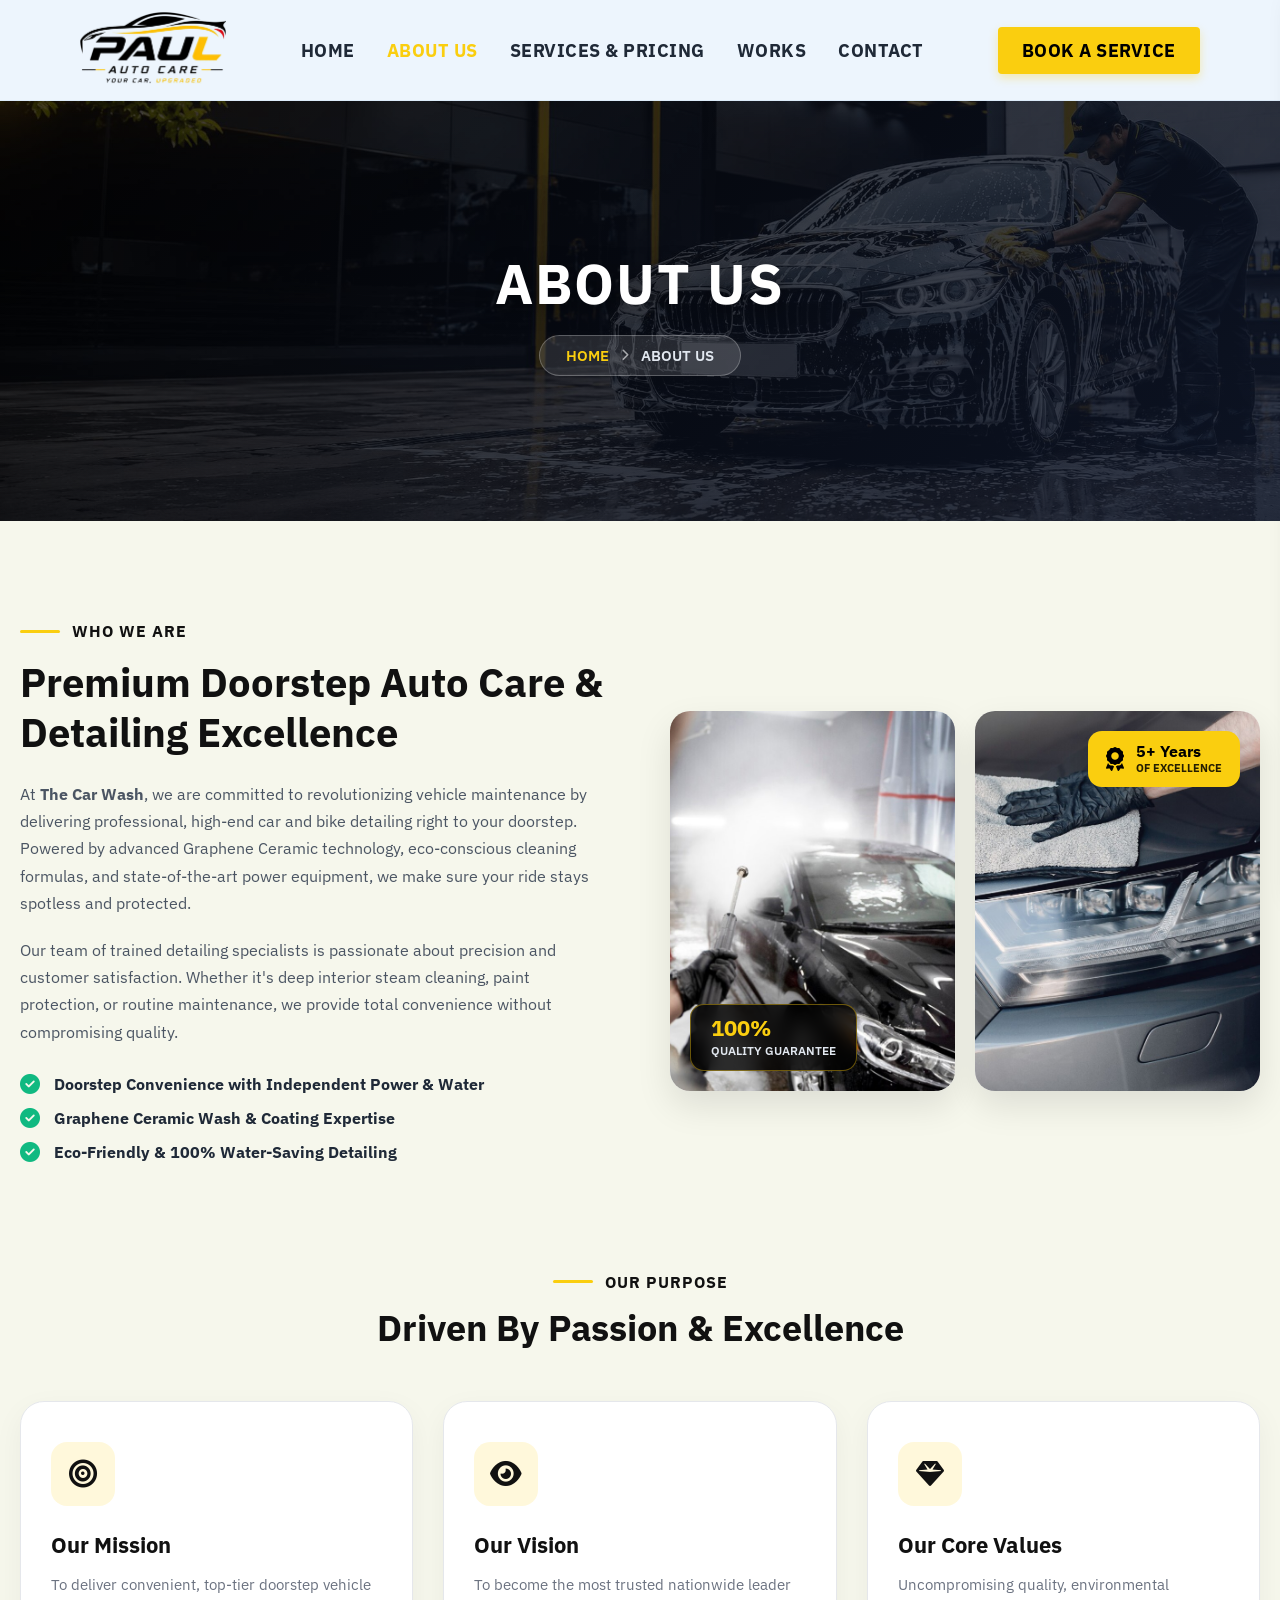
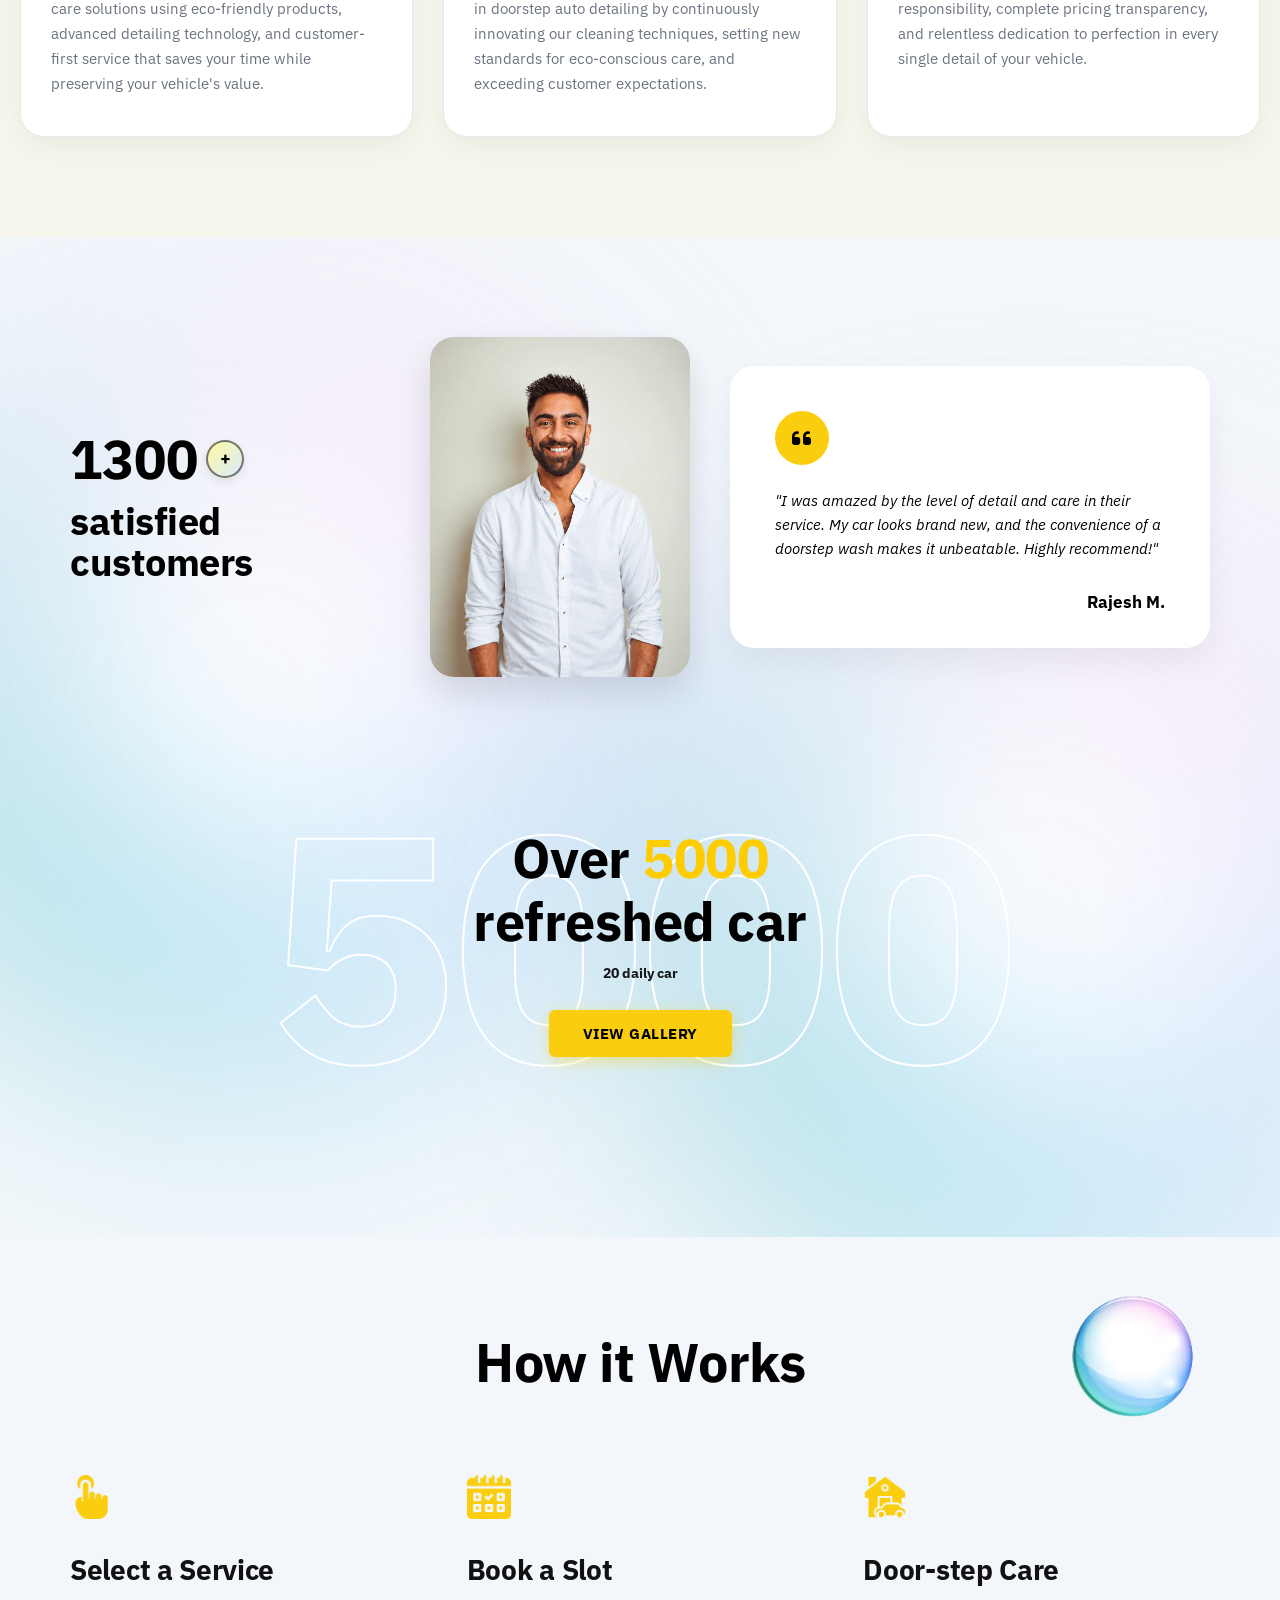
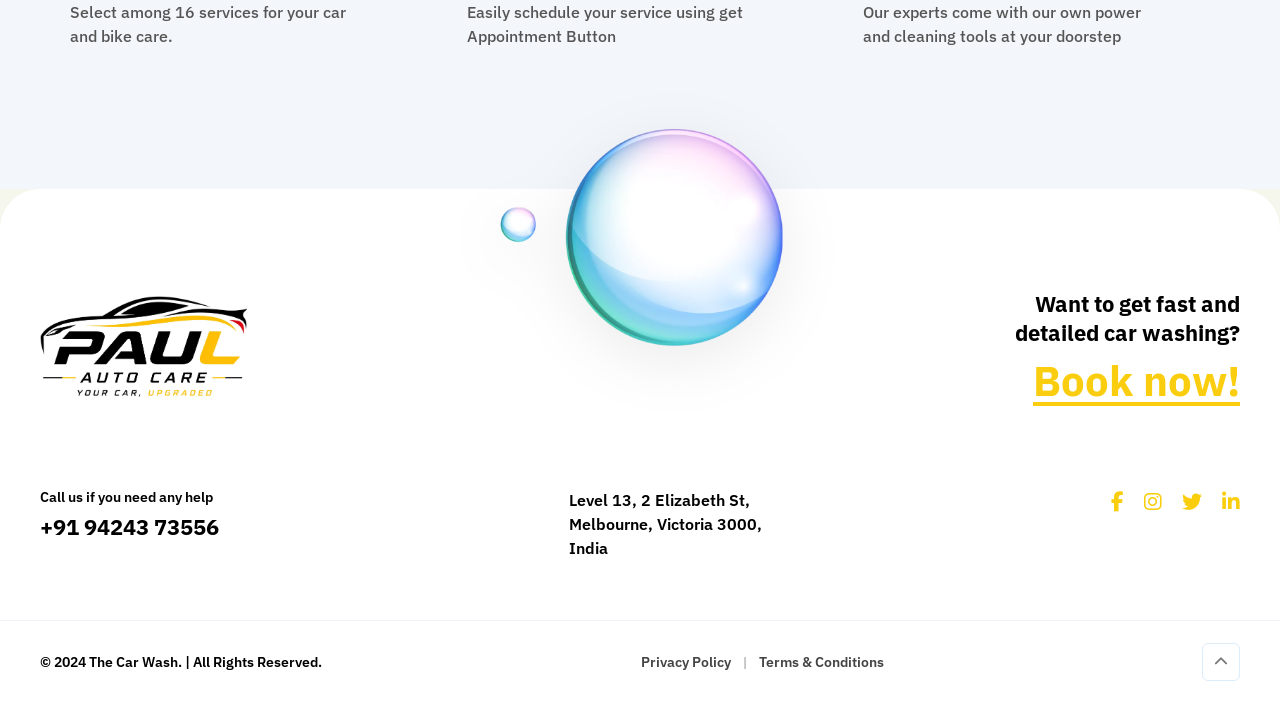
<file: about.html>
<!DOCTYPE html>
<html lang="en">

<head>
    <meta charset="UTF-8">
    <meta name="viewport" content="width=device-width, initial-scale=1.0">
    <title>The Car Wash</title>
    <link rel="stylesheet" href="https://cdnjs.cloudflare.com/ajax/libs/font-awesome/6.4.0/css/all.min.css"
        crossorigin="anonymous" referrerpolicy="no-referrer" />
    <link rel="stylesheet" href="https://cdnjs.cloudflare.com/ajax/libs/animate.css/4.1.1/animate.min.css" />
    <link rel="preconnect" href="https://fonts.googleapis.com">
    <link rel="preconnect" href="https://fonts.gstatic.com" crossorigin>
    <link href="https://fonts.googleapis.com/css2?family=Montserrat:wght@400;500;600;700;800;900&display=swap"
        rel="stylesheet">
    <link rel="stylesheet" href="style/style.css">
</head>

<body>
    <nav>
        <div class="nav-container">
            <div class="logo">
                <a href="index.html"><img src="assets/logo-paul.png" alt="The Car Wash Logo"></a>
            </div>

            <ul class="nav-links">
                <li><a href="index.html">HOME</a></li>
                <li><a href="about.html" class="active">ABOUT US</a></li>
                <li><a href="services-prices.html">SERVICES & PRICING</a></li>
                <li><a href="our-work.html">WORKS</a></li>
                <li><a href="contact-us.html">CONTACT</a></li>
            </ul>

            <div class="nav-btn-wrapper">
                <a href="#" class="btn-book">BOOK A SERVICE</a>
            </div>

            <!-- Hamburger Button for Mobile -->
            <button class="hamburger-btn" id="hamburgerBtn" aria-label="Toggle Menu">
                <i class="fa-solid fa-bars"></i>
            </button>
        </div>
    </nav>
    <div class="side-panel-overlay" id="sidePanelOverlay"></div>
    <div class="side-panel" id="sidePanel">
        <div class="side-panel-header">
            <div class="side-panel-logo">
                <img src="assets/logo-paul.png" alt="The Car Wash Logo">
            </div>
            <button class="close-btn" id="closePanelBtn" aria-label="Close Menu">
                <i class="fa-solid fa-xmark"></i>
            </button>
        </div>
        <ul class="side-panel-links">
            <li><a href="index.html"><i class="fa-solid fa-house"></i> HOME</a></li>
            <li><a href="about.html" class="active"><i class="fa-solid fa-address-card"></i> ABOUT US</a></li>
            <li><a href="services-prices.html"><i class="fa-solid fa-list-check"></i> SERVICES & PRICING</a></li>
            <li><a href="our-work.html"><i class="fa-solid fa-briefcase"></i> WORKS</a></li>
            <li><a href="contact-us.html"><i class="fa-solid fa-envelope"></i> CONTACT</a></li>
        </ul>
        <div class="side-panel-footer">
            <a href="#" class="btn-book side-book-btn"><i class="fa-solid fa-calendar-check"></i> BOOK A SERVICE</a>
        </div>
    </div>

    <section class="paul-about-hero">
        <div class="paul-hero-overlay"></div>
        <div class="paul-hero-content animate__animated animate__fadeInUp">
            <h1 class="paul-hero-title">ABOUT US</h1>
            <div class="paul-hero-breadcrumb">
                <a href="index.html">HOME</a>
                <i class="fa-solid fa-chevron-right"></i>
                <span>ABOUT US</span>
            </div>
        </div>
    </section>

    <section class="paul-about-content">
        <div class="paul-about-container">
            <!-- Top Main Grid (Text + 2 Responsive Images) -->
            <div class="paul-about-main-grid animate__animated animate__fadeInUp">
                <div class="paul-about-text-col">
                    <div class="sub-heading">
                        <span class="yellow-line"></span>
                        <span class="sub-text">WHO WE ARE</span>
                    </div>
                    <h2 class="paul-about-heading">Premium Doorstep Auto Care & Detailing Excellence</h2>
                    <p class="paul-about-desc">
                        At <strong>The Car Wash</strong>, we are committed to revolutionizing vehicle maintenance by
                        delivering professional, high-end car and bike detailing right to your doorstep. Powered by
                        advanced Graphene Ceramic technology, eco-conscious cleaning formulas, and state-of-the-art
                        power equipment, we make sure your ride stays spotless and protected.
                    </p>
                    <p class="paul-about-desc">
                        Our team of trained detailing specialists is passionate about precision and customer
                        satisfaction. Whether it's deep interior steam cleaning, paint protection, or routine
                        maintenance, we provide total convenience without compromising quality.
                    </p>

                    <div class="paul-about-features-list">
                        <div class="paul-about-feature">
                            <i class="fa-solid fa-circle-check"></i>
                            <span>Doorstep Convenience with Independent Power & Water</span>
                        </div>
                        <div class="paul-about-feature">
                            <i class="fa-solid fa-circle-check"></i>
                            <span>Graphene Ceramic Wash & Coating Expertise</span>
                        </div>
                        <div class="paul-about-feature">
                            <i class="fa-solid fa-circle-check"></i>
                            <span>Eco-Friendly & 100% Water-Saving Detailing</span>
                        </div>
                    </div>
                </div>

                <!-- 2 Responsive Images Layout -->
                <div class="paul-about-images-wrapper">
                    <div class="paul-img-card paul-img-card-1">
                        <img src="assets/about1.jpg" alt="Car Washing & Detailing Service">
                        <div class="paul-img-badge">
                            <span class="badge-num">100%</span>
                            <span class="badge-txt">Quality Guarantee</span>
                        </div>
                    </div>
                    <div class="paul-img-card paul-img-card-2">
                        <img src="assets/about2.jpg" alt="Professional Detailing Equipment">
                        <div class="paul-img-experience">
                            <i class="fa-solid fa-award"></i>
                            <div>
                                <h4>5+ Years</h4>
                                <p>Of Excellence</p>
                            </div>
                        </div>
                    </div>
                </div>
            </div>

            <!-- Mission, Vision & Values Cards -->
            <div class="paul-mv-section animate__animated animate__fadeInUp">
                <div class="paul-mv-header">
                    <div class="sub-heading">
                        <span class="yellow-line"></span>
                        <span class="sub-text">OUR PURPOSE</span>
                    </div>
                    <h2 class="paul-mv-title">Driven By Passion & Excellence</h2>
                </div>

                <div class="paul-mv-cards-grid">
                    <!-- Our Mission Card -->
                    <div class="paul-mv-card">
                        <div class="mv-icon-box">
                            <i class="fa-solid fa-bullseye"></i>
                        </div>
                        <h3 class="paul-mv-card-title">Our Mission</h3>
                        <p class="paul-mv-card-desc">
                            To deliver convenient, top-tier doorstep vehicle care solutions using eco-friendly products,
                            advanced detailing technology, and customer-first service that saves your time while
                            preserving your vehicle's value.
                        </p>
                    </div>

                    <!-- Our Vision Card -->
                    <div class="paul-mv-card">
                        <div class="mv-icon-box">
                            <i class="fa-solid fa-eye"></i>
                        </div>
                        <h3 class="paul-mv-card-title">Our Vision</h3>
                        <p class="paul-mv-card-desc">
                            To become the most trusted nationwide leader in doorstep auto detailing by continuously
                            innovating our cleaning techniques, setting new standards for eco-conscious care, and
                            exceeding customer expectations.
                        </p>
                    </div>

                    <!-- Our Core Values Card -->
                    <div class="paul-mv-card">
                        <div class="mv-icon-box">
                            <i class="fa-solid fa-gem"></i>
                        </div>
                        <h3 class="paul-mv-card-title">Our Core Values</h3>
                        <p class="paul-mv-card-desc">
                            Uncompromising quality, environmental responsibility, complete pricing transparency, and
                            relentless dedication to perfection in every single detail of your vehicle.
                        </p>
                    </div>
                </div>
            </div>
        </div>
    </section>








    <!-- Testimonials & 5000 Stats Section -->
    <section id="review" class="reviews-stats-section">
        <!-- Big blurred background balls (ball-bg.png) -->
        <img src="assets/ball-bg.png" alt="Blurred Background Ambient" class="bg-blur-ball ball-left">
        <img src="assets/ball-bg.png" alt="Blurred Background Ambient" class="bg-blur-ball ball-right">

        <div class="reviews-stats-container">
            <!-- Top Testimonial Row -->
            <div class="testimonial-row animate__animated animate__fadeInUp">
                <!-- Left Stat Card -->
                <div class="stat-badge-card">
                    <span class="stat-number">1300</span>
                    <span class="stat-plus-icon">+</span>
                    <div class="stat-label">
                        satisfied<br>
                        customers
                    </div>
                </div>

                <!-- Center Customer Portrait Image -->
                <div class="customer-portrait-box">
                    <img src="assets/review-persons.jpg" alt="Satisfied Customer Portrait" id="reviewPortraitImg">
                </div>

                <!-- Right Quote Card -->
                <div class="testimonial-quote-card">
                    <div class="quote-icon">
                        <i class="fa-solid fa-quote-left"></i>
                    </div>
                    <p class="quote-text" id="reviewQuoteText">
                        "I was amazed by the level of detail and care in their service. My car looks brand new, and the
                        convenience of a doorstep wash makes it unbeatable. Highly recommend!"
                    </p>
                    <span class="quote-author" id="reviewQuoteAuthor">Rajesh M.</span>
                </div>
            </div>

            <!-- Bottom 5000 Stats Banner -->
            <div class="stats-banner-5000 animate__animated animate__fadeInUp">
                <!-- Huge outlined watermark 5000 text in background -->
                <div class="outline-watermark-5000">5000</div>

                <!-- Foreground Content -->
                <div class="banner-foreground-content">
                    <h2 class="banner-heading">
                        Over <span class="highlight-yellow">5000</span><br>
                        refreshed car
                    </h2>
                    <p class="banner-subtext">20 daily car</p>
                    <a href="our-work.html" class="btn-view-gallery">VIEW GALLERY</a>
                </div>
            </div>
        </div>
    </section>
    <!-- How It Works Section -->
    <section class="how-it-works-section">
        <!-- Top Right Ball BG -->
        <img src="assets/ball-bg.png" alt="Top Right Ambient Ball" class="hiw-ball-bg">

        <div class="hiw-container animate__animated animate__fadeInUp">
            <h2 class="hiw-main-title">How it Works</h2>

            <div class="hiw-steps-grid">
                <!-- Step 1: Select a Service -->
                <div class="hiw-step-card">
                    <div class="hiw-icon-box">
                        <img src="assets/foot1.png" alt="Select a Service Icon">
                    </div>
                    <h3 class="hiw-step-title">Select a Service</h3>
                    <p class="hiw-step-desc">Select among 16 services for your car and bike care.</p>
                </div>

                <!-- Step 2: Book a Slot -->
                <div class="hiw-step-card">
                    <div class="hiw-icon-box">
                        <img src="assets/foot2.png" alt="Book a Slot Icon">
                    </div>
                    <h3 class="hiw-step-title">Book a Slot</h3>
                    <p class="hiw-step-desc">Easily schedule your service using get Appointment Button</p>
                </div>

                <!-- Step 3: Door-step Care -->
                <div class="hiw-step-card">
                    <div class="hiw-icon-box">
                        <img src="assets/foot3.png" alt="Door-step Care Icon">
                    </div>
                    <h3 class="hiw-step-title">Door-step Care</h3>
                    <p class="hiw-step-desc">Our experts come with our own power and cleaning tools at your doorstep</p>
                </div>
            </div>
        </div>
    </section>
    <!-- Footer Section -->
    <footer class="site-footer">
        <!-- Center Overlapping Bubble Image -->
        <img src="assets/bubble.png" alt="Center Overlapping Bubble" class="footer-center-bubble">

        <div class="footer-container">
            <!-- Top CTA & Brand Row -->
            <div class="footer-main-row">
                <!-- Left: Logo -->
                <div class="footer-col footer-brand-col">
                    <a href="#" class="footer-logo">
                        <img src="assets/logo-paul.png" alt="The Car Wash Logo">
                    </a>
                </div>

                <!-- Right: Call To Action Text & Yellow Link -->
                <div class="footer-col footer-cta-col">
                    <p class="cta-question">Want to get fast and detailed car washing?</p>
                    <a href="#" class="cta-book-link" data-open-modal="booking">Book now!</a>
                </div>
            </div>

            <!-- Middle Info Row: Call, Address, Socials -->
            <div class="footer-info-row">
                <div class="info-col call-col">
                    <span class="info-label">Call us if you need any help</span>
                    <a href="tel:+919424373556" class="info-value phone-val">+91 94243 73556</a>
                </div>

                <div class="info-col address-col">
                    <p class="address-text">
                        Level 13, 2 Elizabeth St,<br>
                        Melbourne, Victoria 3000,<br>
                        India
                    </p>
                </div>

                <div class="info-col socials-col">
                    <a href="#" aria-label="Facebook"><i class="fa-brands fa-facebook-f"></i></a>
                    <a href="https://www.instagram.com/paulautocare_?igsh=MTA0cGg0c2p6ajduOQ%3D%3D&utm_source=qr"
                        aria-label="Instagram"><i class="fa-brands fa-instagram"></i></a>
                    <a href="#" aria-label="Twitter"><i class="fa-brands fa-twitter"></i></a>
                    <a href="#" aria-label="LinkedIn"><i class="fa-brands fa-linkedin-in"></i></a>
                </div>
            </div>
        </div>

        <!-- Bottom Copyright Sub-Footer -->
        <div class="sub-footer">
            <div class="sub-footer-container">
                <p class="copyright-text">© 2024 The Car Wash. | All Rights Reserved.</p>
                <div class="footer-legal-links">
                    <a href="privacy.html">Privacy Policy</a>
                    <span class="legal-sep">|</span>
                    <a href="terms.html">Terms & Conditions</a>
                </div>
                <button class="back-to-top-btn" id="backToTopBtn" aria-label="Scroll back to top">
                    <i class="fa-solid fa-chevron-up"></i>
                </button>
            </div>
        </div>
        <!-- Global Booking Modal -->
        <div class="booking-modal" id="bookingModal" aria-hidden="true">
            <div class="booking-modal-overlay" id="bookingModalOverlay"></div>
            <div class="booking-modal-container">
                <button class="booking-modal-close" id="bookingModalClose" aria-label="Close Modal">
                    <i class="fa-solid fa-xmark"></i>
                </button>
                <div class="booking-modal-header">
                    <div class="sub-heading">
                        <span class="yellow-line"></span>
                        <span class="sub-text">DOORSTEP CARE</span>
                    </div>
                    <h2 class="booking-modal-title">Book A Service</h2>
                    <p class="booking-modal-desc">Fill out your details to schedule your car or bike detailing session.
                    </p>
                </div>
                <form class="booking-modal-form" id="bookingModalForm">
                    <!-- Full Name -->
                    <div class="modal-form-group">
                        <label for="modalFullName">Full Name *</label>
                        <div class="modal-input-wrapper">
                            <i class="fa-solid fa-user"></i>
                            <input type="text" id="modalFullName" name="fullName" placeholder="Enter your full name"
                                required>
                        </div>
                    </div>

                    <!-- Email -->
                    <div class="modal-form-group">
                        <label for="modalEmail">Email Address *</label>
                        <div class="modal-input-wrapper">
                            <i class="fa-solid fa-envelope"></i>
                            <input type="email" id="modalEmail" name="email" placeholder="Enter your email address"
                                required>
                        </div>
                    </div>

                    <!-- Phone Number with Country Codes -->
                    <div class="modal-form-group">
                        <label for="modalPhone">Phone Number *</label>
                        <div class="modal-phone-wrapper">
                            <select id="modalCountryCode" name="countryCode" aria-label="Country Code">
                                <option value="+91" selected>🇮🇳 +91 (IN)</option>
                                <option value="+1">🇺🇸 +1 (US/CA)</option>
                                <option value="+44">🇬🇧 +44 (UK)</option>
                                <option value="+971">🇦🇪 +971 (UAE)</option>
                                <option value="+61">🇦🇺 +61 (AU)</option>
                                <option value="+49">🇩🇪 +49 (DE)</option>
                                <option value="+33">🇫🇷 +33 (FR)</option>
                                <option value="+966">🇸🇦 +966 (SA)</option>
                                <option value="+65">🇸🇬 +65 (SG)</option>
                                <option value="+974">🇶🇦 +974 (QA)</option>
                                <option value="+968">🇴🇲 +968 (OM)</option>
                                <option value="+973">🇧🇭 +973 (BH)</option>
                                <option value="+965">🇰🇼 +965 (KW)</option>
                                <option value="+60">🇲🇾 +60 (MY)</option>
                                <option value="+81">🇯🇵 +81 (JP)</option>
                                <option value="+86">🇨🇳 +86 (CN)</option>
                                <option value="+7">🇷🇺 +7 (RU)</option>
                                <option value="+55">🇧🇷 +55 (BR)</option>
                                <option value="+27">🇿🇦 +27 (ZA)</option>
                            </select>
                            <div class="modal-input-wrapper phone-input-inner">
                                <i class="fa-solid fa-phone"></i>
                                <input type="tel" id="modalPhone" name="phone" placeholder="Enter phone number"
                                    required>
                            </div>
                        </div>
                    </div>

                    <!-- Services Dropdown -->
                    <div class="modal-form-group">
                        <label for="modalServiceSelect">Select Service *</label>
                        <div class="modal-input-wrapper select-wrapper">
                            <i class="fa-solid fa-list-check"></i>
                            <select id="modalServiceSelect" name="service" required>
                                <option value="" disabled selected>-- Select a Service --</option>
                                <option value="Waterless Exterior & Interior">Waterless Exterior & Interior</option>
                                <option value="Exterior & Interior (Pressure)">Exterior & Interior (Pressure)</option>
                                <option value="Daily Wiping">Daily Wiping</option>
                                <option value="Car Wash & Coating">Car Wash & Coating</option>
                                <option value="Exterior, Interior & Underbody Wash">Exterior, Interior & Underbody Wash
                                </option>
                                <option value="Rubbing Compound">Rubbing Compound</option>
                                <option value="Seat Deep Cleaning">Seat Deep Cleaning</option>
                                <option value="Full Interior Deep Cleaning & Coating">Full Interior Deep Cleaning &
                                    Coating</option>
                            </select>
                            <i class="fa-solid fa-chevron-down select-arrow"></i>
                        </div>
                    </div>

                    <!-- Submit Button -->
                    <button type="submit" class="btn-book modal-submit-btn">
                        <span>SUBMIT BOOKING</span>
                        <i class="fa-solid fa-paper-plane"></i>
                    </button>
                </form>
            </div>
        </div>

        <script src="script/script.js"></script>
</body>

</html>
</file>
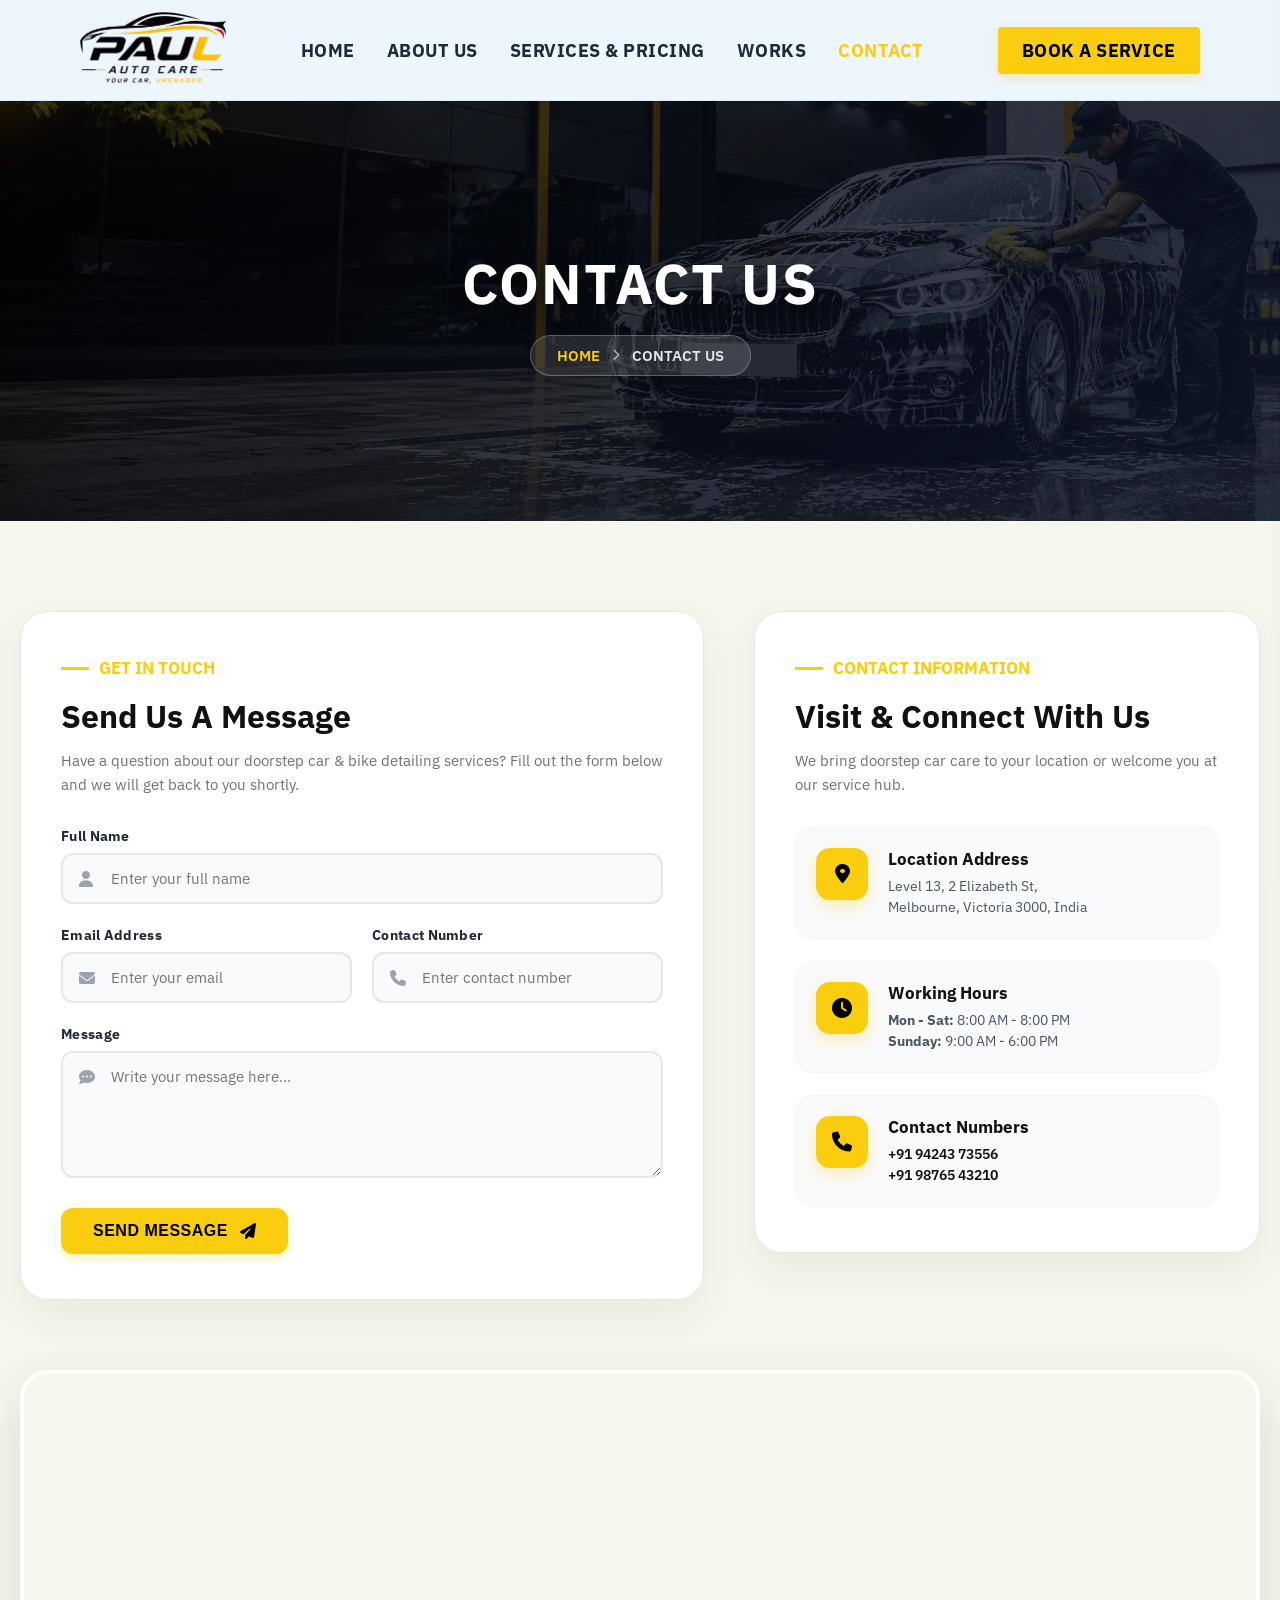
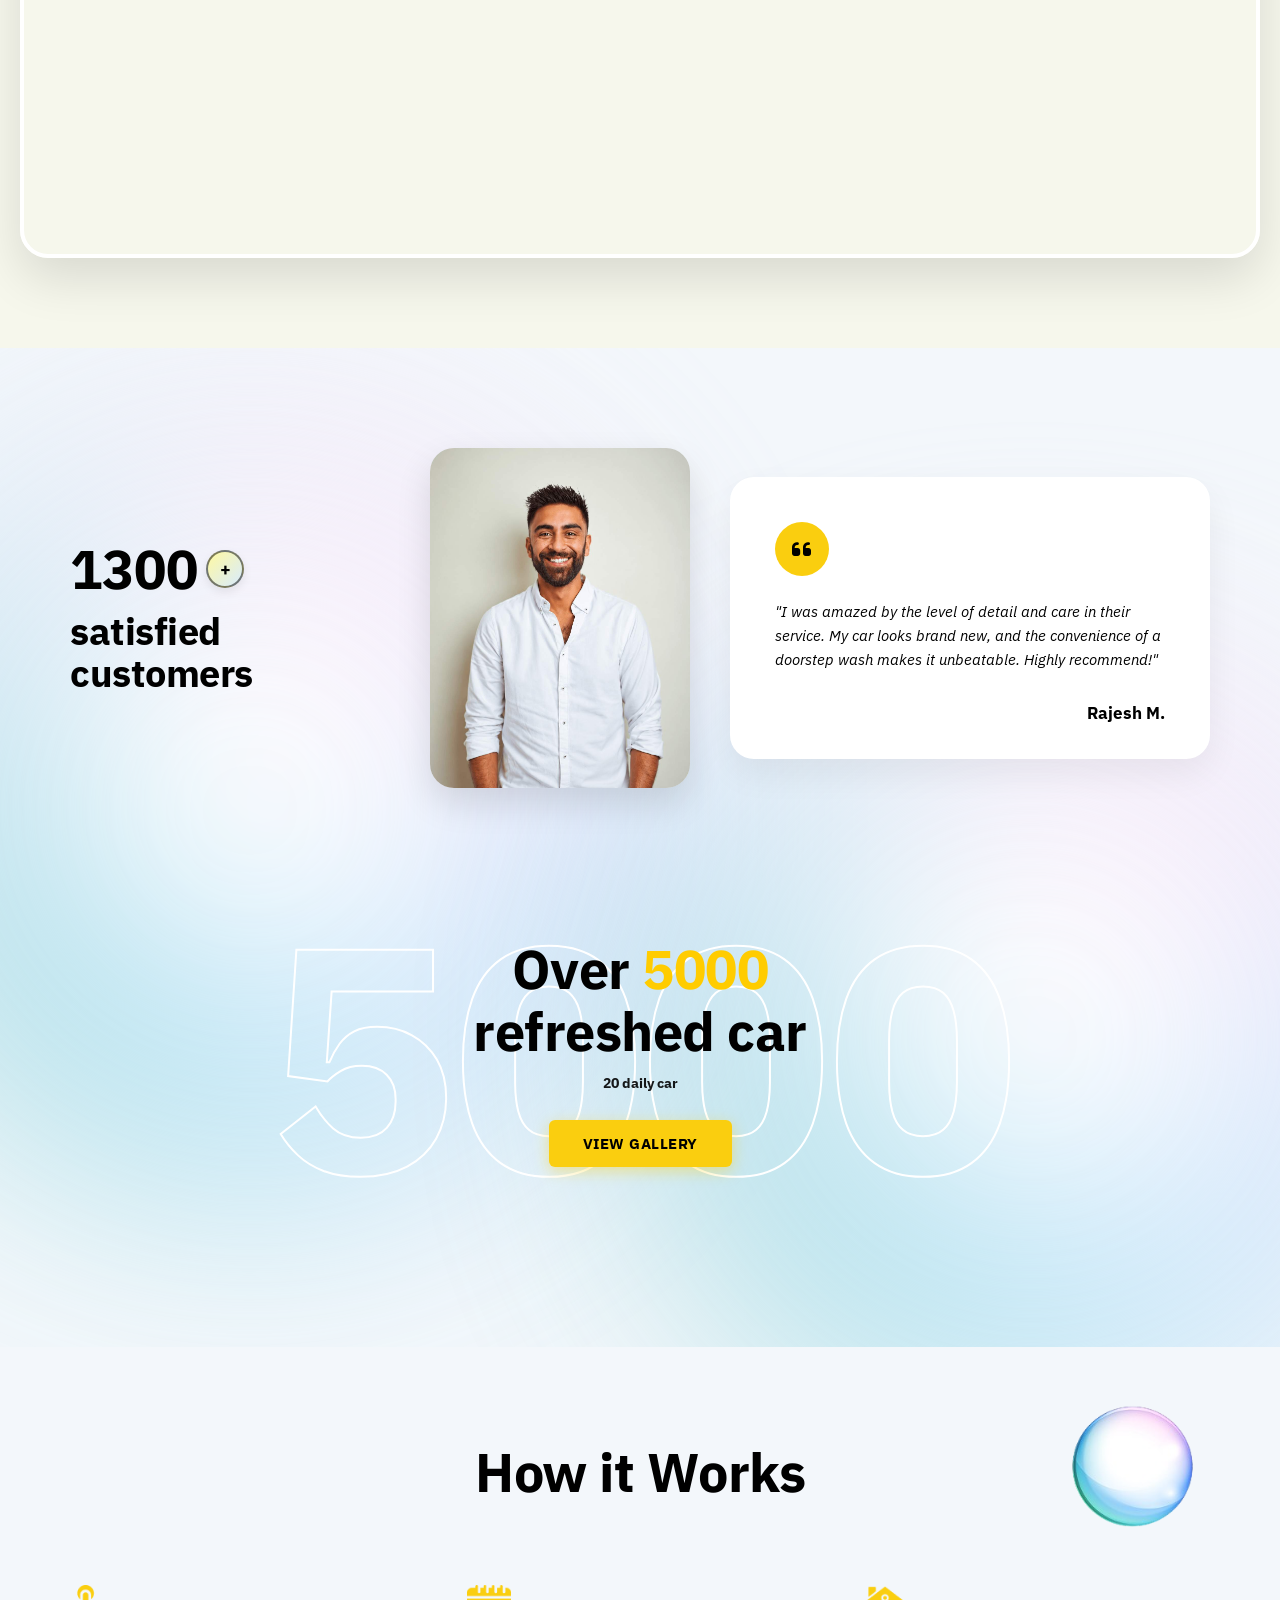
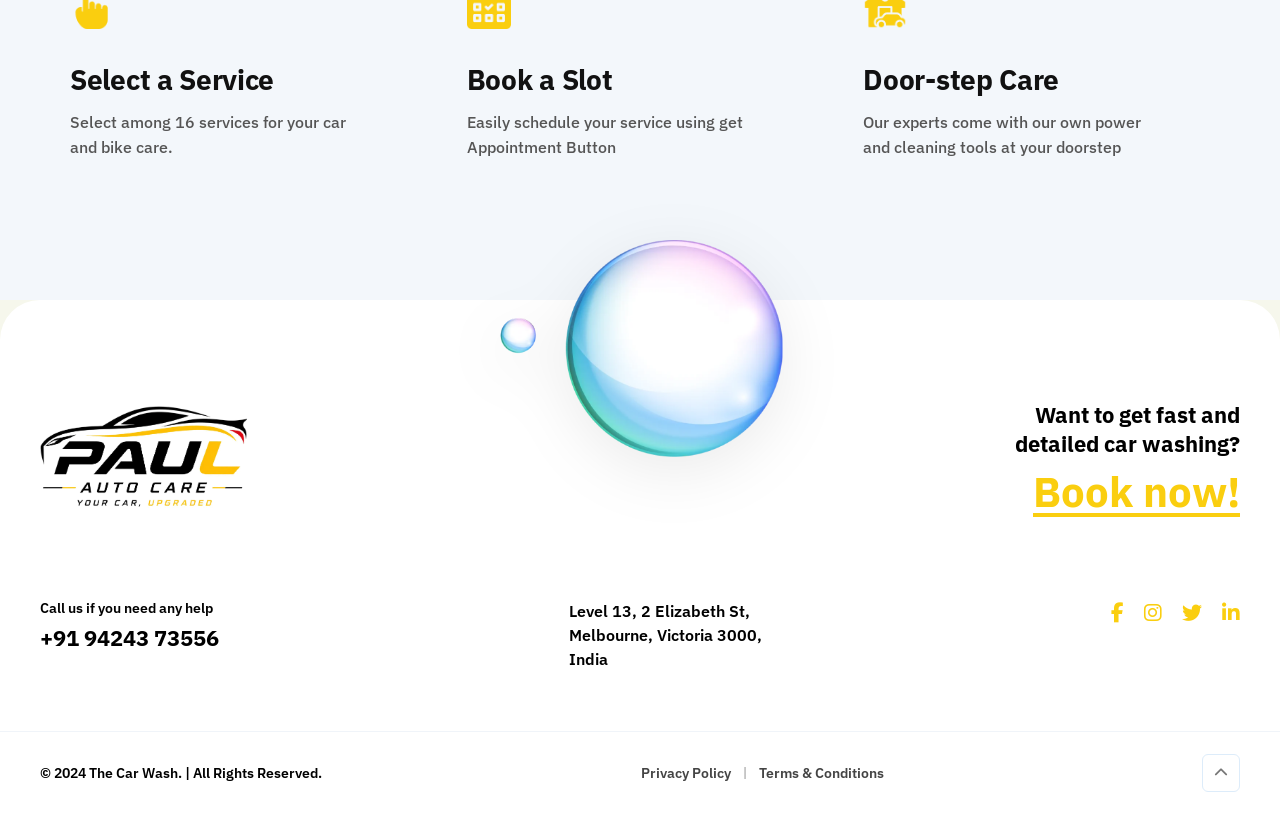
<file: contact-us.html>
<!DOCTYPE html>
<html lang="en">

<head>
    <meta charset="UTF-8">
    <meta name="viewport" content="width=device-width, initial-scale=1.0">
    <title>The Car Wash</title>
    <link rel="stylesheet" href="https://cdnjs.cloudflare.com/ajax/libs/font-awesome/6.4.0/css/all.min.css"
        crossorigin="anonymous" referrerpolicy="no-referrer" />
    <link rel="stylesheet" href="https://cdnjs.cloudflare.com/ajax/libs/animate.css/4.1.1/animate.min.css" />
    <link rel="preconnect" href="https://fonts.googleapis.com">
    <link rel="preconnect" href="https://fonts.gstatic.com" crossorigin>
    <link href="https://fonts.googleapis.com/css2?family=Montserrat:wght@400;500;600;700;800;900&display=swap"
        rel="stylesheet">
    <link rel="stylesheet" href="style/style.css">
</head>

<body>
    <nav>
        <div class="nav-container">
            <div class="logo">
                <a href="index.html"><img src="assets/logo-paul.png" alt="The Car Wash Logo"></a>
            </div>

            <ul class="nav-links">
                <li><a href="index.html">HOME</a></li>
                <li><a href="about.html">ABOUT US</a></li>
                <li><a href="services-prices.html">SERVICES & PRICING</a></li>
                <li><a href="our-work.html">WORKS</a></li>
                <li><a href="contact-us.html" class="active">CONTACT</a></li>
            </ul>

            <div class="nav-btn-wrapper">
                <a href="#" class="btn-book">BOOK A SERVICE</a>
            </div>

            <!-- Hamburger Button for Mobile -->
            <button class="hamburger-btn" id="hamburgerBtn" aria-label="Toggle Menu">
                <i class="fa-solid fa-bars"></i>
            </button>
        </div>
    </nav>
    <div class="side-panel-overlay" id="sidePanelOverlay"></div>
    <div class="side-panel" id="sidePanel">
        <div class="side-panel-header">
            <div class="side-panel-logo">
                <img src="assets/logo-paul.png" alt="The Car Wash Logo">
            </div>
            <button class="close-btn" id="closePanelBtn" aria-label="Close Menu">
                <i class="fa-solid fa-xmark"></i>
            </button>
        </div>
        <ul class="side-panel-links">
            <li><a href="index.html"><i class="fa-solid fa-house"></i> HOME</a></li>
            <li><a href="about.html"><i class="fa-solid fa-address-card"></i> ABOUT US</a></li>
            <li><a href="services-prices.html"><i class="fa-solid fa-list-check"></i> SERVICES & PRICING</a></li>
            <li><a href="our-work.html"><i class="fa-solid fa-briefcase"></i> WORKS</a></li>
            <li><a href="contact-us.html" class="active"><i class="fa-solid fa-envelope"></i> CONTACT</a></li>
        </ul>
        <div class="side-panel-footer">
            <a href="#" class="btn-book side-book-btn"><i class="fa-solid fa-calendar-check"></i> BOOK A SERVICE</a>
        </div>
    </div>

    <section class="paul-about-hero">
        <div class="paul-hero-overlay"></div>
        <div class="paul-hero-content animate__animated animate__fadeInUp">
            <h1 class="paul-hero-title">CONTACT US</h1>
            <div class="paul-hero-breadcrumb">
                <a href="index.html">HOME</a>
                <i class="fa-solid fa-chevron-right"></i>
                <span>CONTACT US</span>
            </div>
        </div>
    </section>

    <section class="paul-contact-content">
        <div class="paul-contact-container">
            <!-- Top Grid: Form on Left, Contact Details on Right -->
            <div class="paul-contact-grid animate__animated animate__fadeInUp">
                <!-- Left Side: Contact Form -->
                <div class="paul-contact-form-box">
                    <div class="sub-heading">
                        <span class="yellow-line"></span>
                        <span class="sub-text">GET IN TOUCH</span>
                    </div>
                    <h2 class="contact-section-title">Send Us A Message</h2>
                    <p class="contact-section-desc">Have a question about our doorstep car & bike detailing services?
                        Fill out the form below and we will get back to you shortly.</p>

                    <form class="contact-form" action="#" method="POST"
                        onsubmit="event.preventDefault(); alert('Thank you for contacting us! We will reach out to you soon.');">
                        <div class="form-group">
                            <label for="fullName">Full Name</label>
                            <div class="input-with-icon">
                                <i class="fa-solid fa-user"></i>
                                <input type="text" id="fullName" name="fullName" placeholder="Enter your full name"
                                    required>
                            </div>
                        </div>

                        <div class="form-row">
                            <div class="form-group">
                                <label for="email">Email Address</label>
                                <div class="input-with-icon">
                                    <i class="fa-solid fa-envelope"></i>
                                    <input type="email" id="email" name="email" placeholder="Enter your email" required>
                                </div>
                            </div>

                            <div class="form-group">
                                <label for="contactNumber">Contact Number</label>
                                <div class="input-with-icon">
                                    <i class="fa-solid fa-phone"></i>
                                    <input type="tel" id="contactNumber" name="contactNumber"
                                        placeholder="Enter contact number" required>
                                </div>
                            </div>
                        </div>

                        <div class="form-group">
                            <label for="message">Message</label>
                            <div class="input-with-icon textarea-icon">
                                <i class="fa-solid fa-comment-dots"></i>
                                <textarea id="message" name="message" rows="5" placeholder="Write your message here..."
                                    required></textarea>
                            </div>
                        </div>

                        <button type="submit" class="btn-book contact-submit-btn">
                            <span>SEND MESSAGE</span>
                            <i class="fa-solid fa-paper-plane"></i>
                        </button>
                    </form>
                </div>

                <!-- Right Side: Location Address, Time & Numbers -->
                <div class="paul-contact-info-box">
                    <div class="sub-heading">
                        <span class="yellow-line"></span>
                        <span class="sub-text">CONTACT INFORMATION</span>
                    </div>
                    <h2 class="contact-section-title">Visit & Connect With Us</h2>
                    <p class="contact-section-desc">We bring doorstep car care to your location or welcome you at our
                        service hub.</p>

                    <div class="contact-info-cards">
                        <!-- Location Address Card -->
                        <div class="contact-info-card">
                            <div class="info-icon-box">
                                <i class="fa-solid fa-location-dot"></i>
                            </div>
                            <div class="info-details">
                                <h3>Location Address</h3>
                                <p>Level 13, 2 Elizabeth St,<br>Melbourne, Victoria 3000, India</p>
                            </div>
                        </div>

                        <!-- Working Hours Card -->
                        <div class="contact-info-card">
                            <div class="info-icon-box">
                                <i class="fa-solid fa-clock"></i>
                            </div>
                            <div class="info-details">
                                <h3>Working Hours</h3>
                                <p><strong>Mon - Sat:</strong> 8:00 AM - 8:00 PM</p>
                                <p><strong>Sunday:</strong> 9:00 AM - 6:00 PM</p>
                            </div>
                        </div>

                        <!-- Phone Numbers Card -->
                        <div class="contact-info-card">
                            <div class="info-icon-box">
                                <i class="fa-solid fa-phone"></i>
                            </div>
                            <div class="info-details">
                                <h3>Contact Numbers</h3>
                                <p><a href="tel:+919424373556">+91 94243 73556</a></p>
                                <p><a href="tel:+919876543210">+91 98765 43210</a></p>
                            </div>
                        </div>

                    </div>
                </div>
            </div>

            <!-- Full-Screen Width Google Map Section -->
            <div class="paul-contact-map-section animate__animated animate__fadeInUp">
                <div class="map-card-wrapper">
                    <iframe
                        src="https://www.google.com/maps/embed?pb=!1m18!1m12!1m3!1d284346.8956272149!2d76.3028813!3d30.346655149999997!2m3!1f0!2f0!3f0!3m2!1i1024!2i768!4f13.1!3m3!1m2!1s0x2f8a68f99ecff90b%3A0x847d9bf2f8fe617c!2sPaul%20Auto%20Care!5e1!3m2!1sen!2sin!4v1786095406644!5m2!1sen!2sin"
                        width="100%" height="480" style="border:0;" allowfullscreen="" loading="lazy"
                        referrerpolicy="no-referrer-when-downgrade" title="Paul Auto Care Location Map">
                    </iframe>
                </div>
            </div>
        </div>
    </section>

    <!-- Testimonials & 5000 Stats Section -->
    <section id="review" class="reviews-stats-section">
        <!-- Big blurred background balls (ball-bg.png) -->
        <img src="assets/ball-bg.png" alt="Blurred Background Ambient" class="bg-blur-ball ball-left">
        <img src="assets/ball-bg.png" alt="Blurred Background Ambient" class="bg-blur-ball ball-right">

        <div class="reviews-stats-container">
            <!-- Top Testimonial Row -->
            <div class="testimonial-row animate__animated animate__fadeInUp">
                <!-- Left Stat Card -->
                <div class="stat-badge-card">
                    <span class="stat-number">1300</span>
                    <span class="stat-plus-icon">+</span>
                    <div class="stat-label">
                        satisfied<br>
                        customers
                    </div>
                </div>

                <!-- Center Customer Portrait Image -->
                <div class="customer-portrait-box">
                    <img src="assets/review-persons.jpg" alt="Satisfied Customer Portrait" id="reviewPortraitImg">
                </div>

                <!-- Right Quote Card -->
                <div class="testimonial-quote-card">
                    <div class="quote-icon">
                        <i class="fa-solid fa-quote-left"></i>
                    </div>
                    <p class="quote-text" id="reviewQuoteText">
                        "I was amazed by the level of detail and care in their service. My car looks brand new, and the
                        convenience of a doorstep wash makes it unbeatable. Highly recommend!"
                    </p>
                    <span class="quote-author" id="reviewQuoteAuthor">Rajesh M.</span>
                </div>
            </div>

            <!-- Bottom 5000 Stats Banner -->
            <div class="stats-banner-5000 animate__animated animate__fadeInUp">
                <!-- Huge outlined watermark 5000 text in background -->
                <div class="outline-watermark-5000">5000</div>

                <!-- Foreground Content -->
                <div class="banner-foreground-content">
                    <h2 class="banner-heading">
                        Over <span class="highlight-yellow">5000</span><br>
                        refreshed car
                    </h2>
                    <p class="banner-subtext">20 daily car</p>
                    <a href="our-work.html" class="btn-view-gallery">VIEW GALLERY</a>
                </div>
            </div>
        </div>
    </section>
    <!-- How It Works Section -->
    <section class="how-it-works-section">
        <!-- Top Right Ball BG -->
        <img src="assets/ball-bg.png" alt="Top Right Ambient Ball" class="hiw-ball-bg">

        <div class="hiw-container animate__animated animate__fadeInUp">
            <h2 class="hiw-main-title">How it Works</h2>

            <div class="hiw-steps-grid">
                <!-- Step 1: Select a Service -->
                <div class="hiw-step-card">
                    <div class="hiw-icon-box">
                        <img src="assets/foot1.png" alt="Select a Service Icon">
                    </div>
                    <h3 class="hiw-step-title">Select a Service</h3>
                    <p class="hiw-step-desc">Select among 16 services for your car and bike care.</p>
                </div>

                <!-- Step 2: Book a Slot -->
                <div class="hiw-step-card">
                    <div class="hiw-icon-box">
                        <img src="assets/foot2.png" alt="Book a Slot Icon">
                    </div>
                    <h3 class="hiw-step-title">Book a Slot</h3>
                    <p class="hiw-step-desc">Easily schedule your service using get Appointment Button</p>
                </div>

                <!-- Step 3: Door-step Care -->
                <div class="hiw-step-card">
                    <div class="hiw-icon-box">
                        <img src="assets/foot3.png" alt="Door-step Care Icon">
                    </div>
                    <h3 class="hiw-step-title">Door-step Care</h3>
                    <p class="hiw-step-desc">Our experts come with our own power and cleaning tools at your doorstep</p>
                </div>
            </div>
        </div>
    </section>
    <!-- Footer Section -->
    <footer class="site-footer">
        <!-- Center Overlapping Bubble Image -->
        <img src="assets/bubble.png" alt="Center Overlapping Bubble" class="footer-center-bubble">

        <div class="footer-container">
            <!-- Top CTA & Brand Row -->
            <div class="footer-main-row">
                <!-- Left: Logo -->
                <div class="footer-col footer-brand-col">
                    <a href="#" class="footer-logo">
                        <img src="assets/logo-paul.png" alt="The Car Wash Logo">
                    </a>
                </div>

                <!-- Right: Call To Action Text & Yellow Link -->
                <div class="footer-col footer-cta-col">
                    <p class="cta-question">Want to get fast and detailed car washing?</p>
                    <a href="#" class="cta-book-link" data-open-modal="booking">Book now!</a>
                </div>
            </div>

            <!-- Middle Info Row: Call, Address, Socials -->
            <div class="footer-info-row">
                <div class="info-col call-col">
                    <span class="info-label">Call us if you need any help</span>
                    <a href="tel:+919424373556" class="info-value phone-val">+91 94243 73556</a>
                </div>

                <div class="info-col address-col">
                    <p class="address-text">
                        Level 13, 2 Elizabeth St,<br>
                        Melbourne, Victoria 3000,<br>
                        India
                    </p>
                </div>

                <div class="info-col socials-col">
                    <a href="#" aria-label="Facebook"><i class="fa-brands fa-facebook-f"></i></a>
                    <a href="https://www.instagram.com/paulautocare_?igsh=MTA0cGg0c2p6ajduOQ%3D%3D&utm_source=qr"
                        aria-label="Instagram"><i class="fa-brands fa-instagram"></i></a>
                    <a href="#" aria-label="Twitter"><i class="fa-brands fa-twitter"></i></a>
                    <a href="#" aria-label="LinkedIn"><i class="fa-brands fa-linkedin-in"></i></a>
                </div>
            </div>
        </div>

        <!-- Bottom Copyright Sub-Footer -->
        <div class="sub-footer">
            <div class="sub-footer-container">
                <p class="copyright-text">© 2024 The Car Wash. | All Rights Reserved.</p>
                <div class="footer-legal-links">
                    <a href="privacy.html">Privacy Policy</a>
                    <span class="legal-sep">|</span>
                    <a href="terms.html">Terms & Conditions</a>
                </div>
                <button class="back-to-top-btn" id="backToTopBtn" aria-label="Scroll back to top">
                    <i class="fa-solid fa-chevron-up"></i>
                </button>
            </div>
        </div>
        <!-- Global Booking Modal -->
        <div class="booking-modal" id="bookingModal" aria-hidden="true">
            <div class="booking-modal-overlay" id="bookingModalOverlay"></div>
            <div class="booking-modal-container">
                <button class="booking-modal-close" id="bookingModalClose" aria-label="Close Modal">
                    <i class="fa-solid fa-xmark"></i>
                </button>
                <div class="booking-modal-header">
                    <div class="sub-heading">
                        <span class="yellow-line"></span>
                        <span class="sub-text">DOORSTEP CARE</span>
                    </div>
                    <h2 class="booking-modal-title">Book A Service</h2>
                    <p class="booking-modal-desc">Fill out your details to schedule your car or bike detailing session.
                    </p>
                </div>
                <form class="booking-modal-form" id="bookingModalForm">
                    <!-- Full Name -->
                    <div class="modal-form-group">
                        <label for="modalFullName">Full Name *</label>
                        <div class="modal-input-wrapper">
                            <i class="fa-solid fa-user"></i>
                            <input type="text" id="modalFullName" name="fullName" placeholder="Enter your full name"
                                required>
                        </div>
                    </div>

                    <!-- Email -->
                    <div class="modal-form-group">
                        <label for="modalEmail">Email Address *</label>
                        <div class="modal-input-wrapper">
                            <i class="fa-solid fa-envelope"></i>
                            <input type="email" id="modalEmail" name="email" placeholder="Enter your email address"
                                required>
                        </div>
                    </div>

                    <!-- Phone Number with Country Codes -->
                    <div class="modal-form-group">
                        <label for="modalPhone">Phone Number *</label>
                        <div class="modal-phone-wrapper">
                            <select id="modalCountryCode" name="countryCode" aria-label="Country Code">
                                <option value="+91" selected>🇮🇳 +91 (IN)</option>
                                <option value="+1">🇺🇸 +1 (US/CA)</option>
                                <option value="+44">🇬🇧 +44 (UK)</option>
                                <option value="+971">🇦🇪 +971 (UAE)</option>
                                <option value="+61">🇦🇺 +61 (AU)</option>
                                <option value="+49">🇩🇪 +49 (DE)</option>
                                <option value="+33">🇫🇷 +33 (FR)</option>
                                <option value="+966">🇸🇦 +966 (SA)</option>
                                <option value="+65">🇸🇬 +65 (SG)</option>
                                <option value="+974">🇶🇦 +974 (QA)</option>
                                <option value="+968">🇴🇲 +968 (OM)</option>
                                <option value="+973">🇧🇭 +973 (BH)</option>
                                <option value="+965">🇰🇼 +965 (KW)</option>
                                <option value="+60">🇲🇾 +60 (MY)</option>
                                <option value="+81">🇯🇵 +81 (JP)</option>
                                <option value="+86">🇨🇳 +86 (CN)</option>
                                <option value="+7">🇷🇺 +7 (RU)</option>
                                <option value="+55">🇧🇷 +55 (BR)</option>
                                <option value="+27">🇿🇦 +27 (ZA)</option>
                            </select>
                            <div class="modal-input-wrapper phone-input-inner">
                                <i class="fa-solid fa-phone"></i>
                                <input type="tel" id="modalPhone" name="phone" placeholder="Enter phone number"
                                    required>
                            </div>
                        </div>
                    </div>

                    <!-- Services Dropdown -->
                    <div class="modal-form-group">
                        <label for="modalServiceSelect">Select Service *</label>
                        <div class="modal-input-wrapper select-wrapper">
                            <i class="fa-solid fa-list-check"></i>
                            <select id="modalServiceSelect" name="service" required>
                                <option value="" disabled selected>-- Select a Service --</option>
                                <option value="Waterless Exterior & Interior">Waterless Exterior & Interior</option>
                                <option value="Exterior & Interior (Pressure)">Exterior & Interior (Pressure)</option>
                                <option value="Daily Wiping">Daily Wiping</option>
                                <option value="Car Wash & Coating">Car Wash & Coating</option>
                                <option value="Exterior, Interior & Underbody Wash">Exterior, Interior & Underbody Wash
                                </option>
                                <option value="Rubbing Compound">Rubbing Compound</option>
                                <option value="Seat Deep Cleaning">Seat Deep Cleaning</option>
                                <option value="Full Interior Deep Cleaning & Coating">Full Interior Deep Cleaning &
                                    Coating</option>
                            </select>
                            <i class="fa-solid fa-chevron-down select-arrow"></i>
                        </div>
                    </div>

                    <!-- Submit Button -->
                    <button type="submit" class="btn-book modal-submit-btn">
                        <span>SUBMIT BOOKING</span>
                        <i class="fa-solid fa-paper-plane"></i>
                    </button>
                </form>
            </div>
        </div>

        <script src="script/script.js"></script>
</body>

</html>
</file>
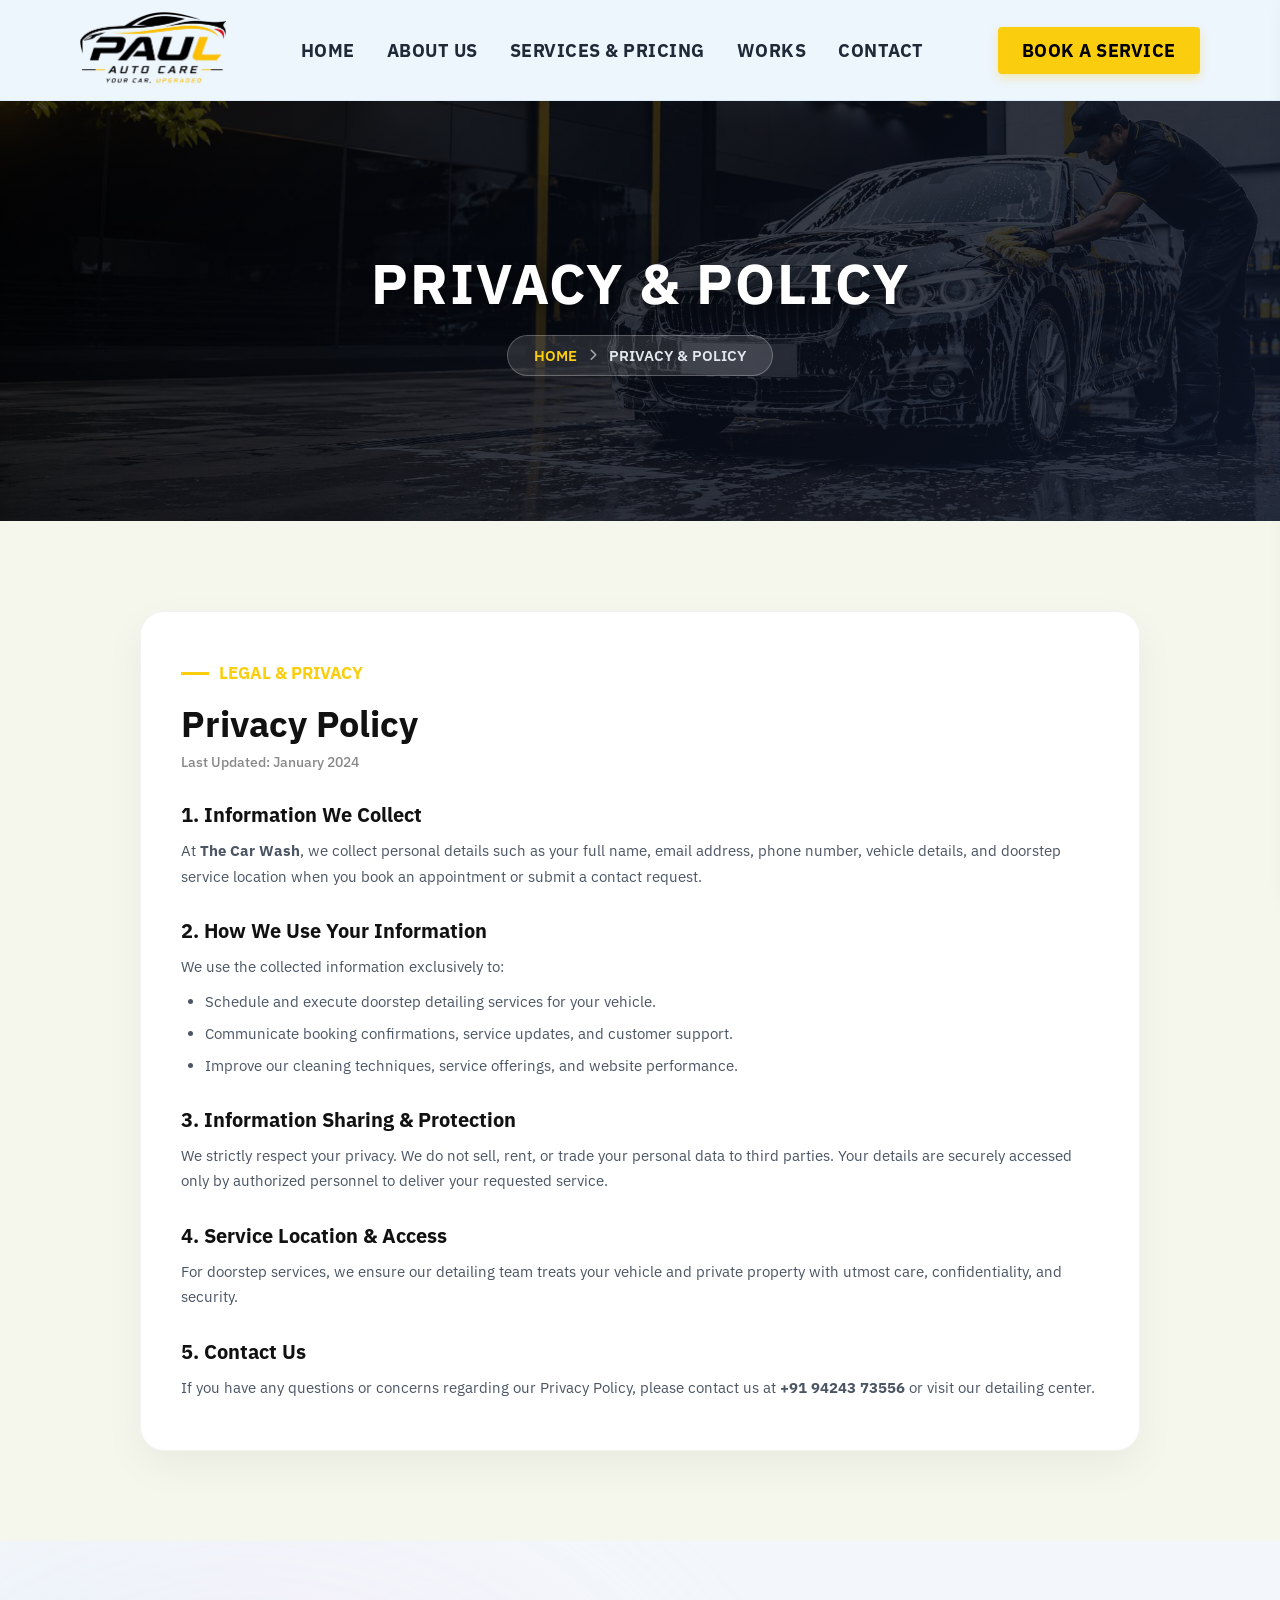
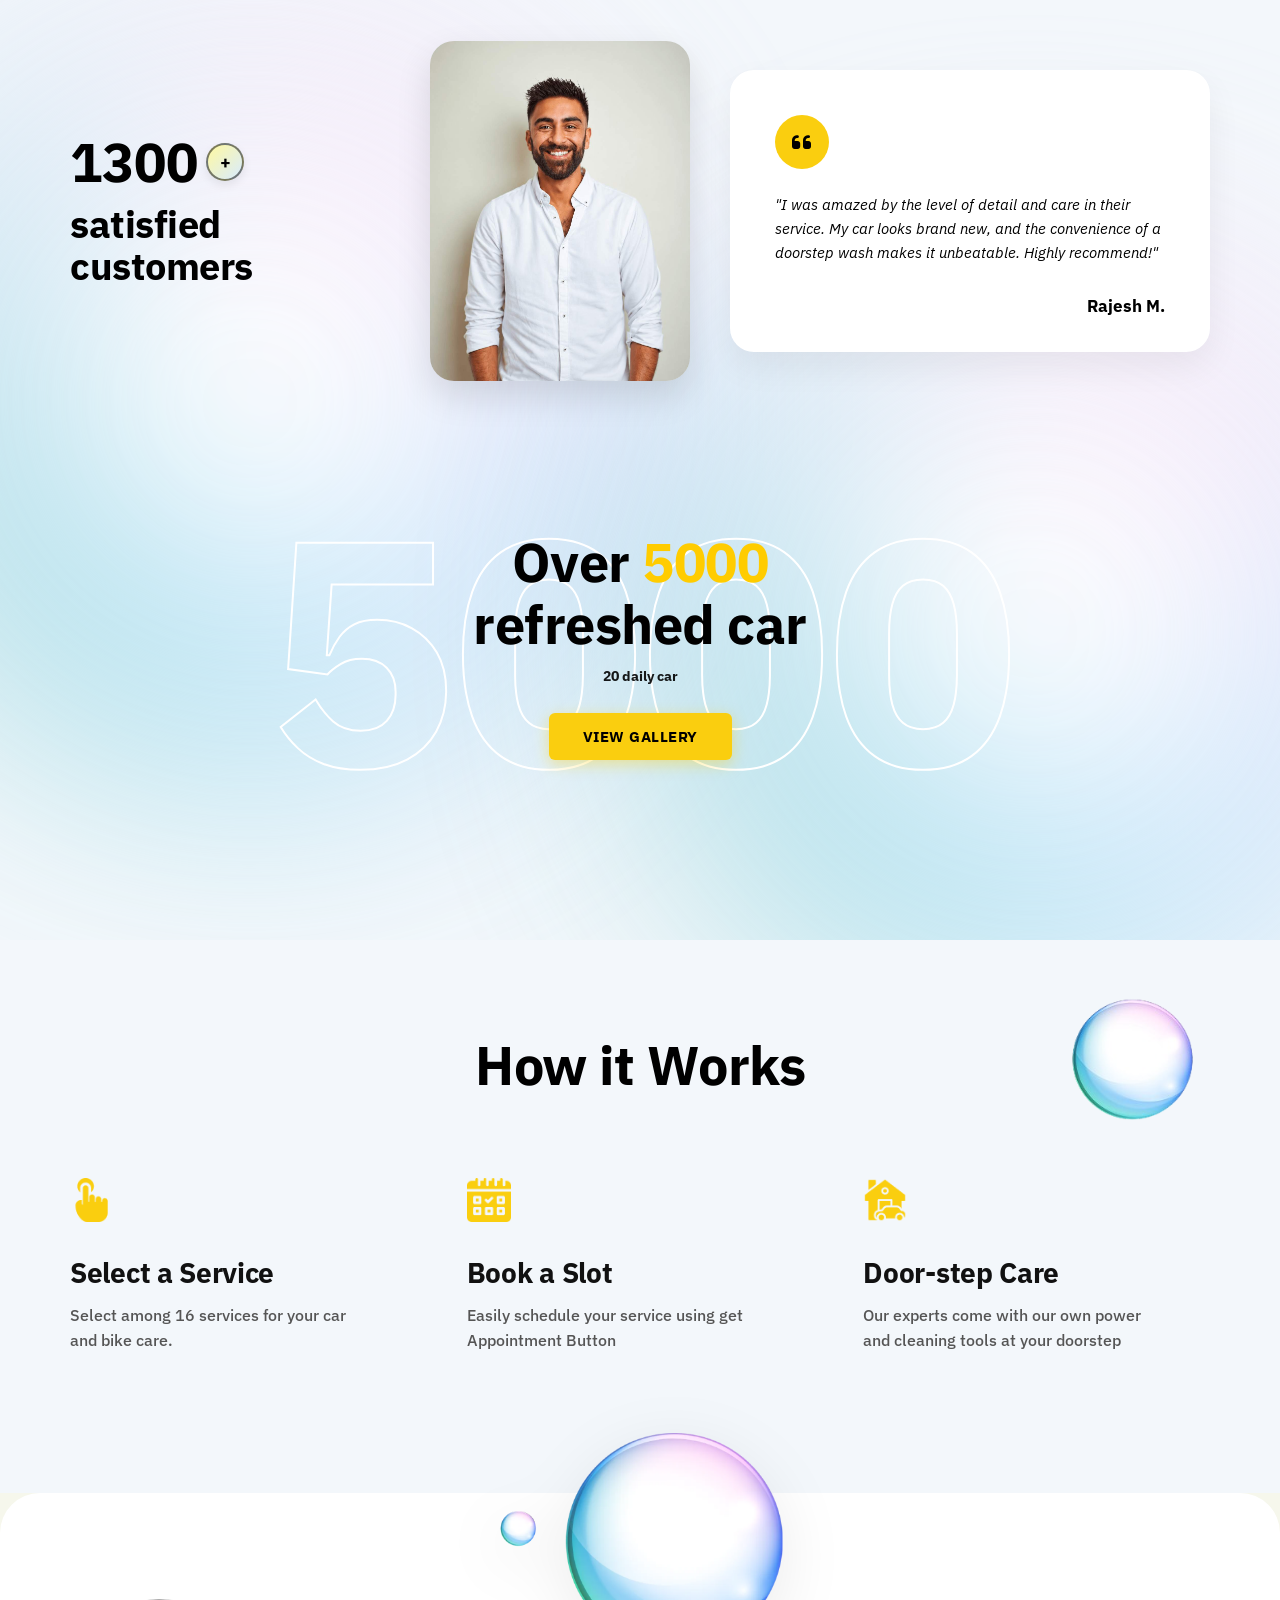
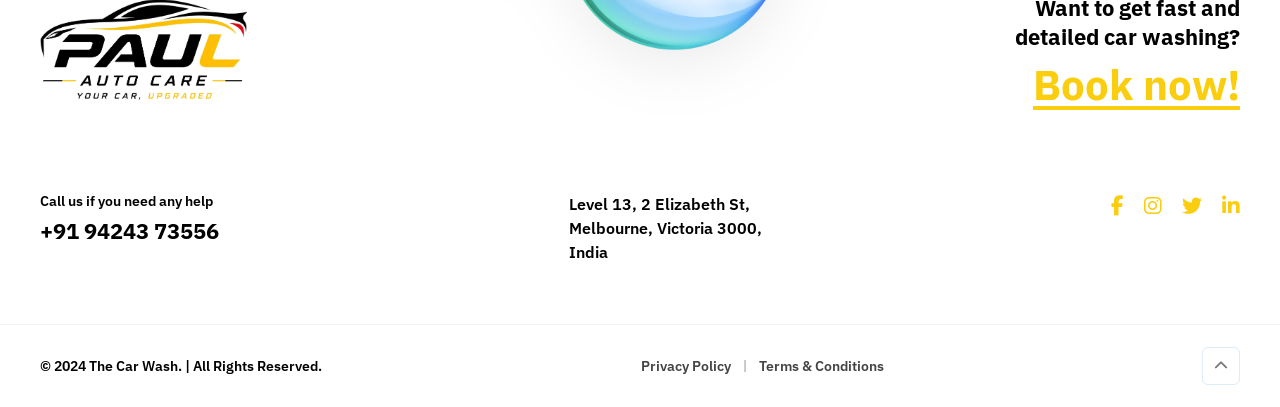
<file: privacy.html>
<!DOCTYPE html>
<html lang="en">

<head>
    <meta charset="UTF-8">
    <meta name="viewport" content="width=device-width, initial-scale=1.0">
    <title>The Car Wash</title>
    <link rel="stylesheet" href="https://cdnjs.cloudflare.com/ajax/libs/font-awesome/6.4.0/css/all.min.css"
        crossorigin="anonymous" referrerpolicy="no-referrer" />
    <link rel="stylesheet" href="https://cdnjs.cloudflare.com/ajax/libs/animate.css/4.1.1/animate.min.css" />
    <link rel="preconnect" href="https://fonts.googleapis.com">
    <link rel="preconnect" href="https://fonts.gstatic.com" crossorigin>
    <link href="https://fonts.googleapis.com/css2?family=Montserrat:wght@400;500;600;700;800;900&display=swap"
        rel="stylesheet">
    <link rel="stylesheet" href="style/style.css">
</head>

<body>
    <nav>
        <div class="nav-container">
            <div class="logo">
                <a href="index.html"><img src="assets/logo-paul.png" alt="The Car Wash Logo"></a>
            </div>

            <ul class="nav-links">
                <li><a href="index.html">HOME</a></li>
                <li><a href="about.html">ABOUT US</a></li>
                <li><a href="services-prices.html">SERVICES & PRICING</a></li>
                <li><a href="our-work.html">WORKS</a></li>
                <li><a href="contact-us.html">CONTACT</a></li>
            </ul>

            <div class="nav-btn-wrapper">
                <a href="#" class="btn-book">BOOK A SERVICE</a>
            </div>

            <!-- Hamburger Button for Mobile -->
            <button class="hamburger-btn" id="hamburgerBtn" aria-label="Toggle Menu">
                <i class="fa-solid fa-bars"></i>
            </button>
        </div>
    </nav>
    <div class="side-panel-overlay" id="sidePanelOverlay"></div>
    <div class="side-panel" id="sidePanel">
        <div class="side-panel-header">
            <div class="side-panel-logo">
                <img src="assets/logo-paul.png" alt="The Car Wash Logo">
            </div>
            <button class="close-btn" id="closePanelBtn" aria-label="Close Menu">
                <i class="fa-solid fa-xmark"></i>
            </button>
        </div>
        <ul class="side-panel-links">
            <li><a href="index.html"><i class="fa-solid fa-house"></i> HOME</a></li>
            <li><a href="about.html"><i class="fa-solid fa-address-card"></i> ABOUT US</a></li>
            <li><a href="services-prices.html"><i class="fa-solid fa-list-check"></i> SERVICES & PRICING</a></li>
            <li><a href="our-work.html"><i class="fa-solid fa-briefcase"></i> WORKS</a></li>
            <li><a href="contact-us.html"><i class="fa-solid fa-envelope"></i> CONTACT</a></li>
        </ul>
        <div class="side-panel-footer">
            <a href="#" class="btn-book side-book-btn"><i class="fa-solid fa-calendar-check"></i> BOOK A SERVICE</a>
        </div>
    </div>

    <section class="paul-about-hero">
        <div class="paul-hero-overlay"></div>
        <div class="paul-hero-content animate__animated animate__fadeInUp">
            <h1 class="paul-hero-title">PRIVACY & POLICY</h1>
            <div class="paul-hero-breadcrumb">
                <a href="index.html">HOME</a>
                <i class="fa-solid fa-chevron-right"></i>
                <span>PRIVACY & POLICY</span>
            </div>
        </div>
    </section>

    <section class="paul-privacy-content">
        <div class="paul-privacy-container animate__animated animate__fadeInUp">
            <div class="sub-heading">
                <span class="yellow-line"></span>
                <span class="sub-text">LEGAL & PRIVACY</span>
            </div>
            <h2 class="privacy-title">Privacy Policy</h2>
            <p class="privacy-last-updated">Last Updated: January 2024</p>

            <div class="privacy-body">
                <div class="privacy-block">
                    <h3>1. Information We Collect</h3>
                    <p>At <strong>The Car Wash</strong>, we collect personal details such as your full name, email
                        address, phone number, vehicle details, and doorstep service location when you book an
                        appointment or submit a contact request.</p>
                </div>

                <div class="privacy-block">
                    <h3>2. How We Use Your Information</h3>
                    <p>We use the collected information exclusively to:</p>
                    <ul>
                        <li>Schedule and execute doorstep detailing services for your vehicle.</li>
                        <li>Communicate booking confirmations, service updates, and customer support.</li>
                        <li>Improve our cleaning techniques, service offerings, and website performance.</li>
                    </ul>
                </div>

                <div class="privacy-block">
                    <h3>3. Information Sharing & Protection</h3>
                    <p>We strictly respect your privacy. We do not sell, rent, or trade your personal data to third
                        parties. Your details are securely accessed only by authorized personnel to deliver your
                        requested service.</p>
                </div>

                <div class="privacy-block">
                    <h3>4. Service Location & Access</h3>
                    <p>For doorstep services, we ensure our detailing team treats your vehicle and private property with
                        utmost care, confidentiality, and security.</p>
                </div>

                <div class="privacy-block">
                    <h3>5. Contact Us</h3>
                    <p>If you have any questions or concerns regarding our Privacy Policy, please contact us at
                        <strong>+91 94243 73556</strong> or visit our detailing center.</p>
                </div>
            </div>
        </div>
    </section>









    <!-- Testimonials & 5000 Stats Section -->
    <section id="review" class="reviews-stats-section">
        <!-- Big blurred background balls (ball-bg.png) -->
        <img src="assets/ball-bg.png" alt="Blurred Background Ambient" class="bg-blur-ball ball-left">
        <img src="assets/ball-bg.png" alt="Blurred Background Ambient" class="bg-blur-ball ball-right">

        <div class="reviews-stats-container">
            <!-- Top Testimonial Row -->
            <div class="testimonial-row animate__animated animate__fadeInUp">
                <!-- Left Stat Card -->
                <div class="stat-badge-card">
                    <span class="stat-number">1300</span>
                    <span class="stat-plus-icon">+</span>
                    <div class="stat-label">
                        satisfied<br>
                        customers
                    </div>
                </div>

                <!-- Center Customer Portrait Image -->
                <div class="customer-portrait-box">
                    <img src="assets/review-persons.jpg" alt="Satisfied Customer Portrait" id="reviewPortraitImg">
                </div>

                <!-- Right Quote Card -->
                <div class="testimonial-quote-card">
                    <div class="quote-icon">
                        <i class="fa-solid fa-quote-left"></i>
                    </div>
                    <p class="quote-text" id="reviewQuoteText">
                        "I was amazed by the level of detail and care in their service. My car looks brand new, and the
                        convenience of a doorstep wash makes it unbeatable. Highly recommend!"
                    </p>
                    <span class="quote-author" id="reviewQuoteAuthor">Rajesh M.</span>
                </div>
            </div>

            <!-- Bottom 5000 Stats Banner -->
            <div class="stats-banner-5000 animate__animated animate__fadeInUp">
                <!-- Huge outlined watermark 5000 text in background -->
                <div class="outline-watermark-5000">5000</div>

                <!-- Foreground Content -->
                <div class="banner-foreground-content">
                    <h2 class="banner-heading">
                        Over <span class="highlight-yellow">5000</span><br>
                        refreshed car
                    </h2>
                    <p class="banner-subtext">20 daily car</p>
                    <a href="our-work.html" class="btn-view-gallery">VIEW GALLERY</a>
                </div>
            </div>
        </div>
    </section>
    <!-- How It Works Section -->
    <section class="how-it-works-section">
        <!-- Top Right Ball BG -->
        <img src="assets/ball-bg.png" alt="Top Right Ambient Ball" class="hiw-ball-bg">

        <div class="hiw-container animate__animated animate__fadeInUp">
            <h2 class="hiw-main-title">How it Works</h2>

            <div class="hiw-steps-grid">
                <!-- Step 1: Select a Service -->
                <div class="hiw-step-card">
                    <div class="hiw-icon-box">
                        <img src="assets/foot1.png" alt="Select a Service Icon">
                    </div>
                    <h3 class="hiw-step-title">Select a Service</h3>
                    <p class="hiw-step-desc">Select among 16 services for your car and bike care.</p>
                </div>

                <!-- Step 2: Book a Slot -->
                <div class="hiw-step-card">
                    <div class="hiw-icon-box">
                        <img src="assets/foot2.png" alt="Book a Slot Icon">
                    </div>
                    <h3 class="hiw-step-title">Book a Slot</h3>
                    <p class="hiw-step-desc">Easily schedule your service using get Appointment Button</p>
                </div>

                <!-- Step 3: Door-step Care -->
                <div class="hiw-step-card">
                    <div class="hiw-icon-box">
                        <img src="assets/foot3.png" alt="Door-step Care Icon">
                    </div>
                    <h3 class="hiw-step-title">Door-step Care</h3>
                    <p class="hiw-step-desc">Our experts come with our own power and cleaning tools at your doorstep</p>
                </div>
            </div>
        </div>
    </section>
    <!-- Footer Section -->
    <footer class="site-footer">
        <!-- Center Overlapping Bubble Image -->
        <img src="assets/bubble.png" alt="Center Overlapping Bubble" class="footer-center-bubble">

        <div class="footer-container">
            <!-- Top CTA & Brand Row -->
            <div class="footer-main-row">
                <!-- Left: Logo -->
                <div class="footer-col footer-brand-col">
                    <a href="#" class="footer-logo">
                        <img src="assets/logo-paul.png" alt="The Car Wash Logo">
                    </a>
                </div>

                <!-- Right: Call To Action Text & Yellow Link -->
                <div class="footer-col footer-cta-col">
                    <p class="cta-question">Want to get fast and detailed car washing?</p>
                    <a href="#" class="cta-book-link" data-open-modal="booking">Book now!</a>
                </div>
            </div>

            <!-- Middle Info Row: Call, Address, Socials -->
            <div class="footer-info-row">
                <div class="info-col call-col">
                    <span class="info-label">Call us if you need any help</span>
                    <a href="tel:+919424373556" class="info-value phone-val">+91 94243 73556</a>
                </div>

                <div class="info-col address-col">
                    <p class="address-text">
                        Level 13, 2 Elizabeth St,<br>
                        Melbourne, Victoria 3000,<br>
                        India
                    </p>
                </div>

                <div class="info-col socials-col">
                    <a href="#" aria-label="Facebook"><i class="fa-brands fa-facebook-f"></i></a>
                    <a href="https://www.instagram.com/paulautocare_?igsh=MTA0cGg0c2p6ajduOQ%3D%3D&utm_source=qr"
                        aria-label="Instagram"><i class="fa-brands fa-instagram"></i></a>
                    <a href="#" aria-label="Twitter"><i class="fa-brands fa-twitter"></i></a>
                    <a href="#" aria-label="LinkedIn"><i class="fa-brands fa-linkedin-in"></i></a>
                </div>
            </div>
        </div>

        <!-- Bottom Copyright Sub-Footer -->
        <div class="sub-footer">
            <div class="sub-footer-container">
                <p class="copyright-text">© 2024 The Car Wash. | All Rights Reserved.</p>
                <div class="footer-legal-links">
                    <a href="privacy.html">Privacy Policy</a>
                    <span class="legal-sep">|</span>
                    <a href="terms.html">Terms & Conditions</a>
                </div>
                <button class="back-to-top-btn" id="backToTopBtn" aria-label="Scroll back to top">
                    <i class="fa-solid fa-chevron-up"></i>
                </button>
            </div>
        </div>
        <!-- Global Booking Modal -->
        <div class="booking-modal" id="bookingModal" aria-hidden="true">
            <div class="booking-modal-overlay" id="bookingModalOverlay"></div>
            <div class="booking-modal-container">
                <button class="booking-modal-close" id="bookingModalClose" aria-label="Close Modal">
                    <i class="fa-solid fa-xmark"></i>
                </button>
                <div class="booking-modal-header">
                    <div class="sub-heading">
                        <span class="yellow-line"></span>
                        <span class="sub-text">DOORSTEP CARE</span>
                    </div>
                    <h2 class="booking-modal-title">Book A Service</h2>
                    <p class="booking-modal-desc">Fill out your details to schedule your car or bike detailing session.
                    </p>
                </div>
                <form class="booking-modal-form" id="bookingModalForm">
                    <!-- Full Name -->
                    <div class="modal-form-group">
                        <label for="modalFullName">Full Name *</label>
                        <div class="modal-input-wrapper">
                            <i class="fa-solid fa-user"></i>
                            <input type="text" id="modalFullName" name="fullName" placeholder="Enter your full name"
                                required>
                        </div>
                    </div>

                    <!-- Email -->
                    <div class="modal-form-group">
                        <label for="modalEmail">Email Address *</label>
                        <div class="modal-input-wrapper">
                            <i class="fa-solid fa-envelope"></i>
                            <input type="email" id="modalEmail" name="email" placeholder="Enter your email address"
                                required>
                        </div>
                    </div>

                    <!-- Phone Number with Country Codes -->
                    <div class="modal-form-group">
                        <label for="modalPhone">Phone Number *</label>
                        <div class="modal-phone-wrapper">
                            <select id="modalCountryCode" name="countryCode" aria-label="Country Code">
                                <option value="+91" selected>🇮🇳 +91 (IN)</option>
                                <option value="+1">🇺🇸 +1 (US/CA)</option>
                                <option value="+44">🇬🇧 +44 (UK)</option>
                                <option value="+971">🇦🇪 +971 (UAE)</option>
                                <option value="+61">🇦🇺 +61 (AU)</option>
                                <option value="+49">🇩🇪 +49 (DE)</option>
                                <option value="+33">🇫🇷 +33 (FR)</option>
                                <option value="+966">🇸🇦 +966 (SA)</option>
                                <option value="+65">🇸🇬 +65 (SG)</option>
                                <option value="+974">🇶🇦 +974 (QA)</option>
                                <option value="+968">🇴🇲 +968 (OM)</option>
                                <option value="+973">🇧🇭 +973 (BH)</option>
                                <option value="+965">🇰🇼 +965 (KW)</option>
                                <option value="+60">🇲🇾 +60 (MY)</option>
                                <option value="+81">🇯🇵 +81 (JP)</option>
                                <option value="+86">🇨🇳 +86 (CN)</option>
                                <option value="+7">🇷🇺 +7 (RU)</option>
                                <option value="+55">🇧🇷 +55 (BR)</option>
                                <option value="+27">🇿🇦 +27 (ZA)</option>
                            </select>
                            <div class="modal-input-wrapper phone-input-inner">
                                <i class="fa-solid fa-phone"></i>
                                <input type="tel" id="modalPhone" name="phone" placeholder="Enter phone number"
                                    required>
                            </div>
                        </div>
                    </div>

                    <!-- Services Dropdown -->
                    <div class="modal-form-group">
                        <label for="modalServiceSelect">Select Service *</label>
                        <div class="modal-input-wrapper select-wrapper">
                            <i class="fa-solid fa-list-check"></i>
                            <select id="modalServiceSelect" name="service" required>
                                <option value="" disabled selected>-- Select a Service --</option>
                                <option value="Waterless Exterior & Interior">Waterless Exterior & Interior</option>
                                <option value="Exterior & Interior (Pressure)">Exterior & Interior (Pressure)</option>
                                <option value="Daily Wiping">Daily Wiping</option>
                                <option value="Car Wash & Coating">Car Wash & Coating</option>
                                <option value="Exterior, Interior & Underbody Wash">Exterior, Interior & Underbody Wash
                                </option>
                                <option value="Rubbing Compound">Rubbing Compound</option>
                                <option value="Seat Deep Cleaning">Seat Deep Cleaning</option>
                                <option value="Full Interior Deep Cleaning & Coating">Full Interior Deep Cleaning &
                                    Coating</option>
                            </select>
                            <i class="fa-solid fa-chevron-down select-arrow"></i>
                        </div>
                    </div>

                    <!-- Submit Button -->
                    <button type="submit" class="btn-book modal-submit-btn">
                        <span>SUBMIT BOOKING</span>
                        <i class="fa-solid fa-paper-plane"></i>
                    </button>
                </form>
            </div>
        </div>

        <script src="script/script.js"></script>
</body>

</html>
</file>
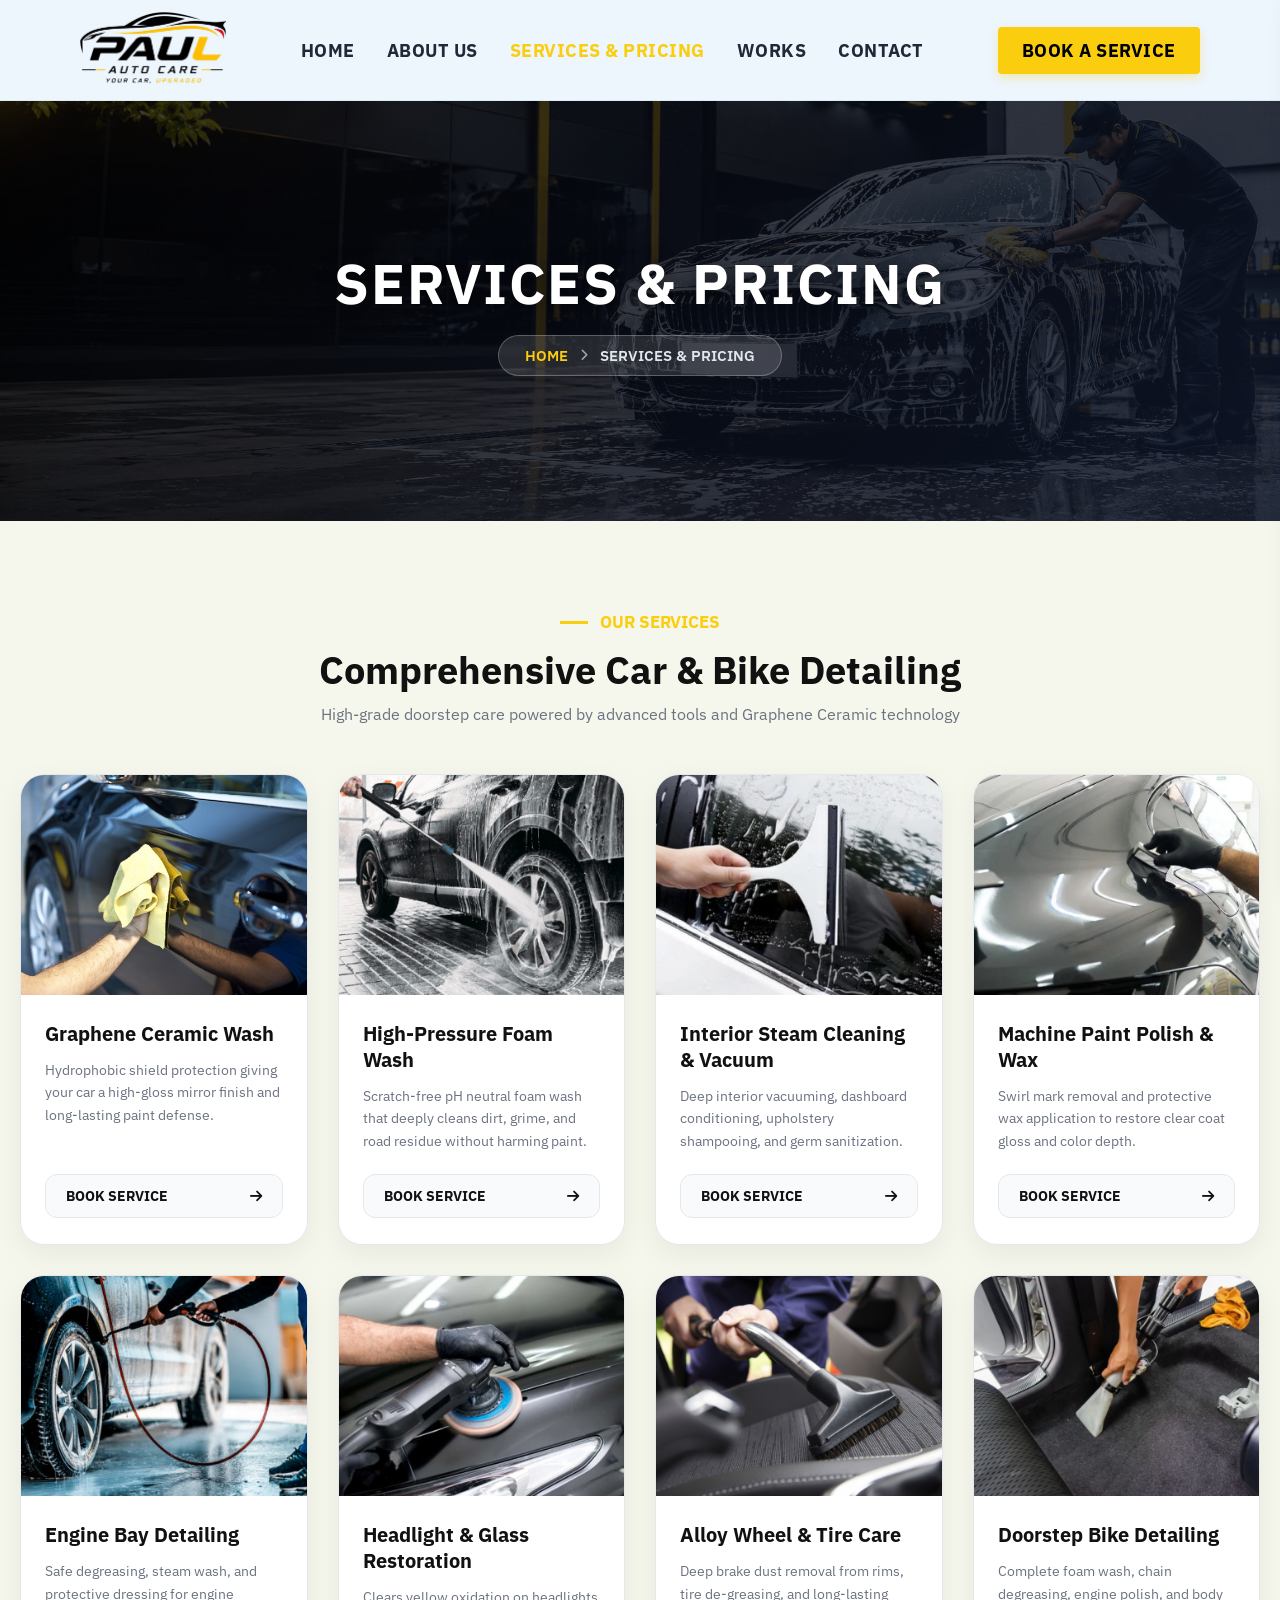
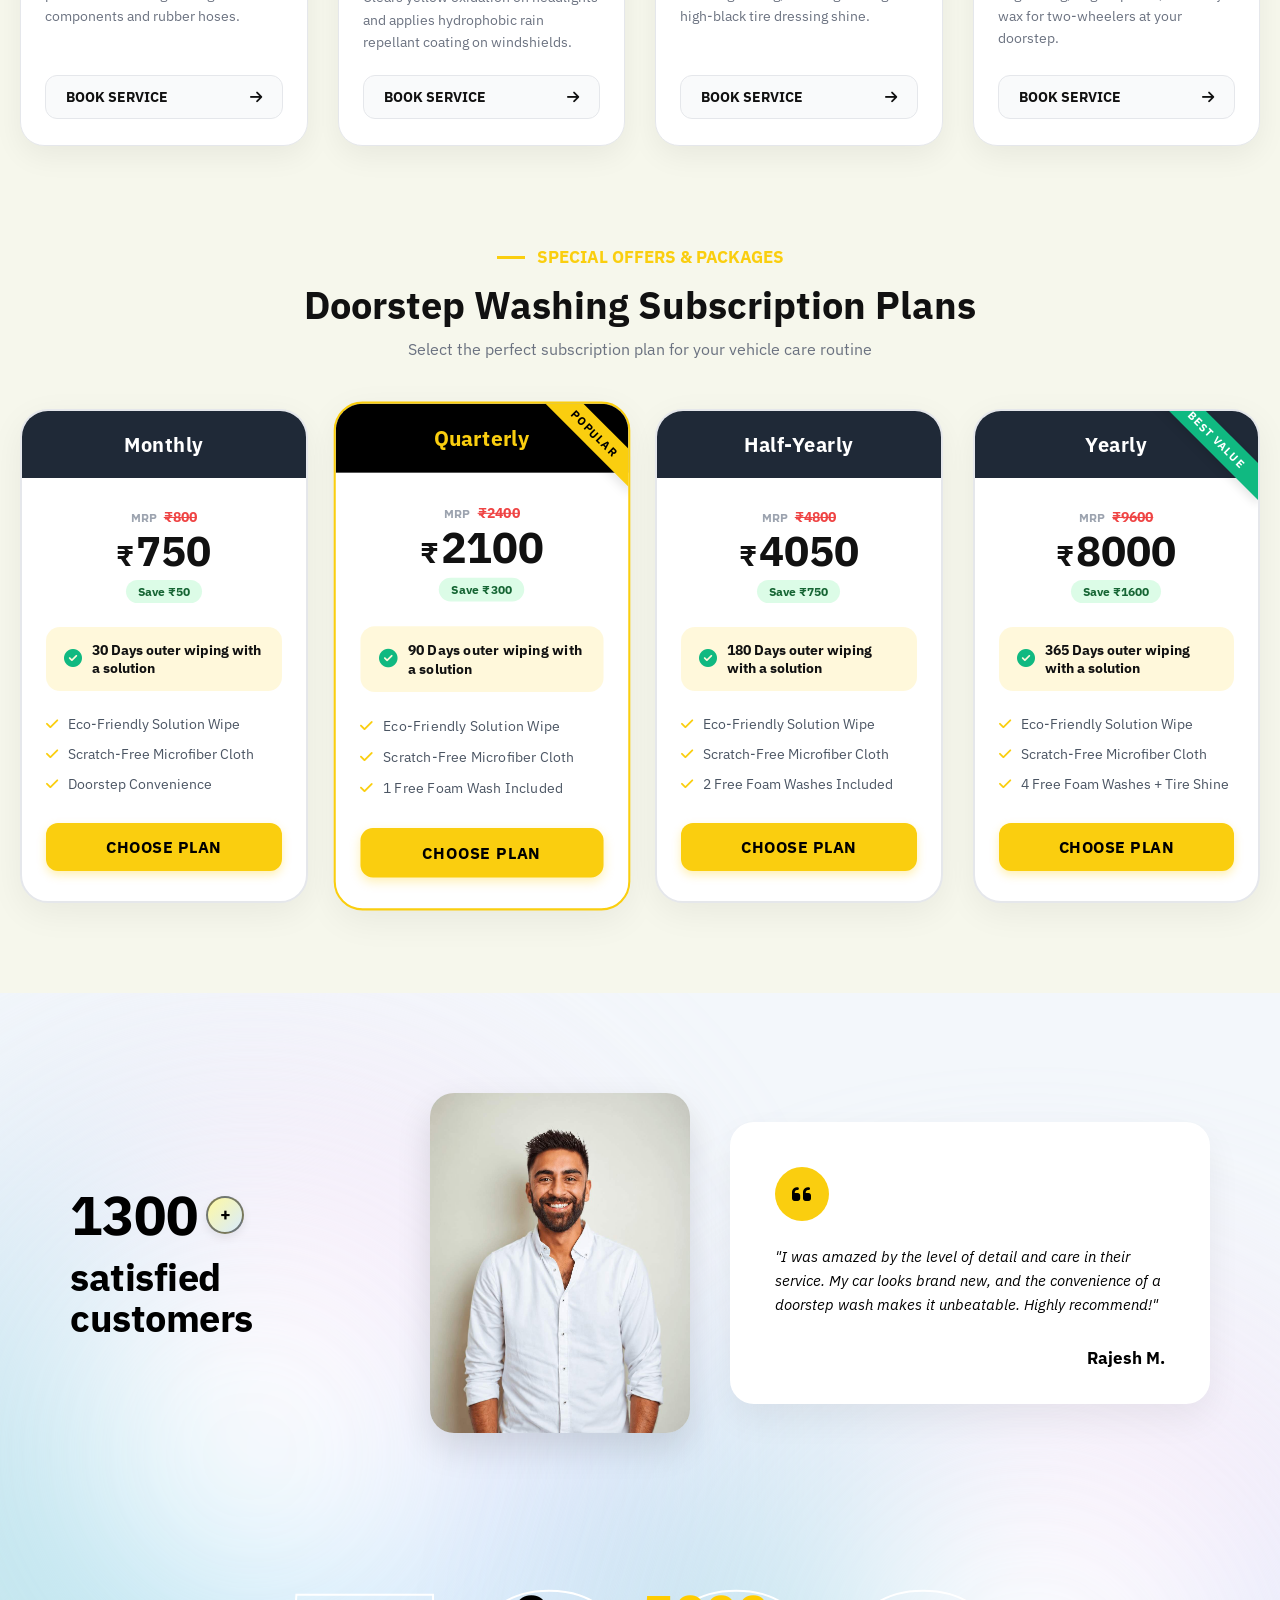
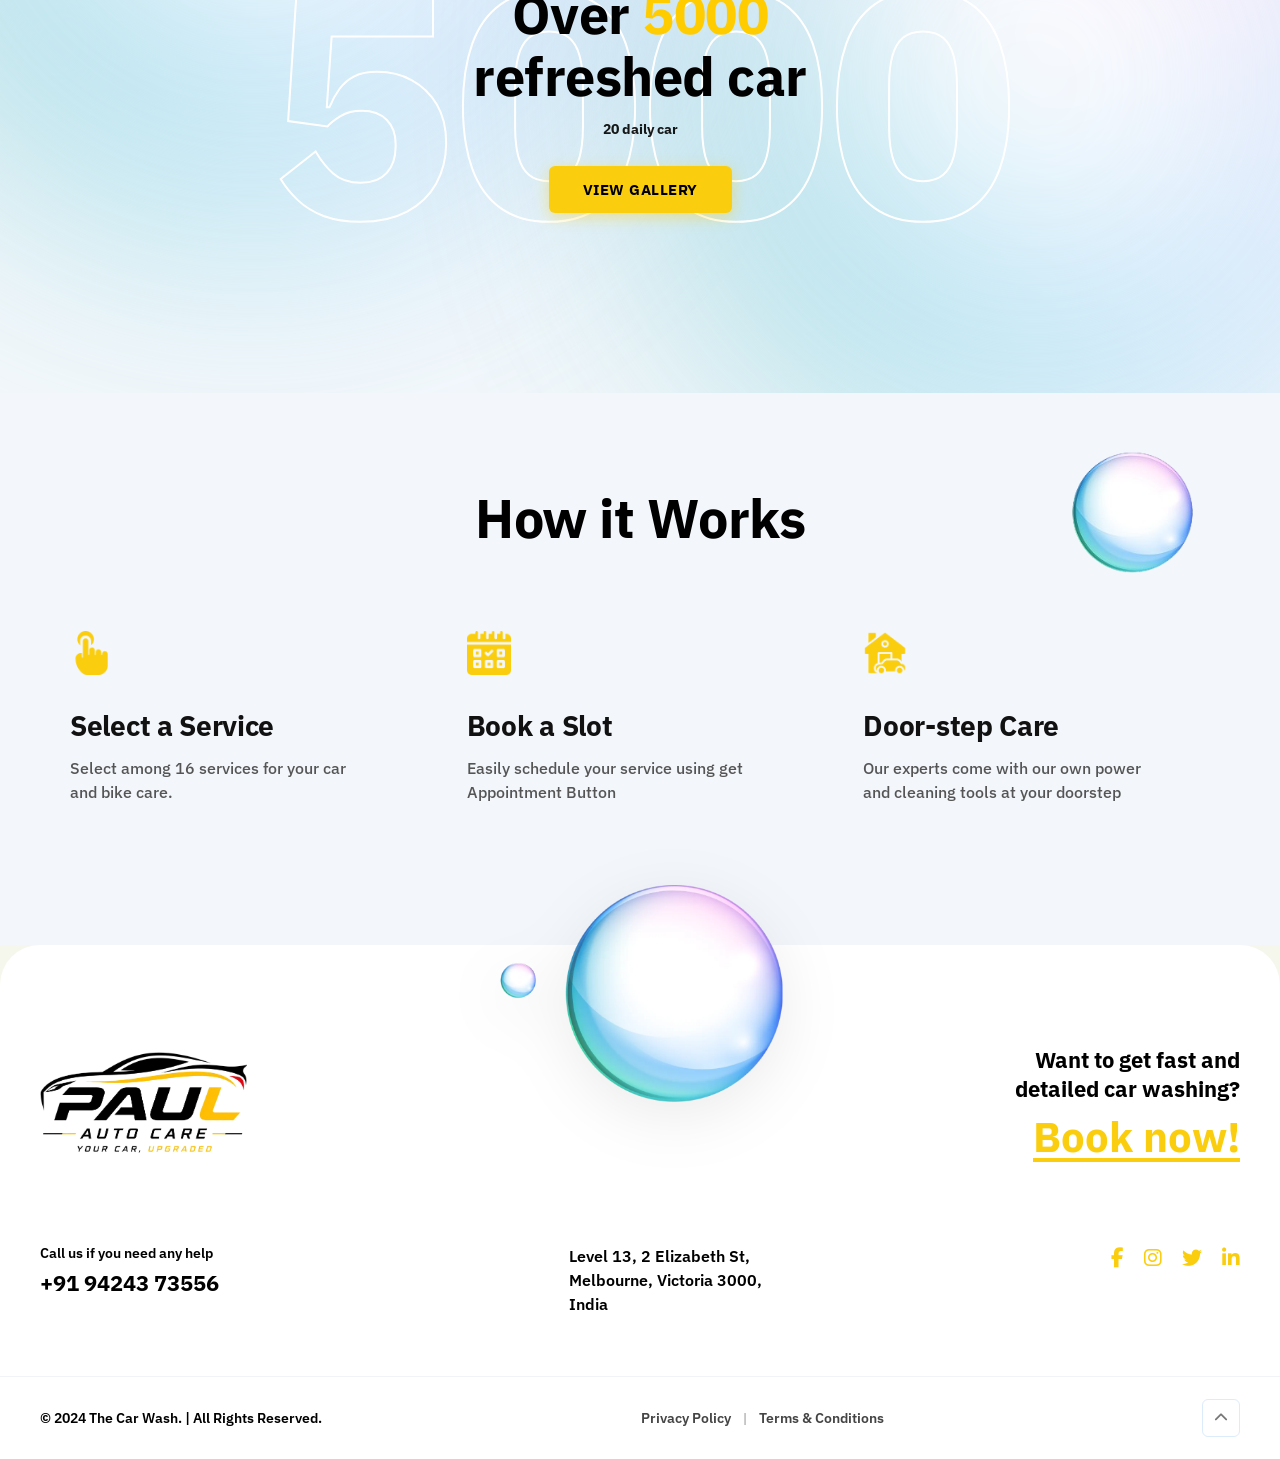
<file: services-prices.html>
<!DOCTYPE html>
<html lang="en">

<head>
    <meta charset="UTF-8">
    <meta name="viewport" content="width=device-width, initial-scale=1.0">
    <title>The Car Wash</title>
    <link rel="stylesheet" href="https://cdnjs.cloudflare.com/ajax/libs/font-awesome/6.4.0/css/all.min.css"
        crossorigin="anonymous" referrerpolicy="no-referrer" />
    <link rel="stylesheet" href="https://cdnjs.cloudflare.com/ajax/libs/animate.css/4.1.1/animate.min.css" />
    <link rel="preconnect" href="https://fonts.googleapis.com">
    <link rel="preconnect" href="https://fonts.gstatic.com" crossorigin>
    <link href="https://fonts.googleapis.com/css2?family=Montserrat:wght@400;500;600;700;800;900&display=swap"
        rel="stylesheet">
    <link rel="stylesheet" href="style/style.css">
</head>

<body>
    <nav>
        <div class="nav-container">
            <div class="logo">
                <a href="index.html"><img src="assets/logo-paul.png" alt="The Car Wash Logo"></a>
            </div>

            <ul class="nav-links">
                <li><a href="index.html">HOME</a></li>
                <li><a href="about.html">ABOUT US</a></li>
                <li><a href="services-prices.html" class="active">SERVICES & PRICING</a></li>
                <li><a href="our-work.html">WORKS</a></li>
                <li><a href="contact-us.html">CONTACT</a></li>
            </ul>

            <div class="nav-btn-wrapper">
                <a href="#" class="btn-book">BOOK A SERVICE</a>
            </div>

            <!-- Hamburger Button for Mobile -->
            <button class="hamburger-btn" id="hamburgerBtn" aria-label="Toggle Menu">
                <i class="fa-solid fa-bars"></i>
            </button>
        </div>
    </nav>
    <div class="side-panel-overlay" id="sidePanelOverlay"></div>
    <div class="side-panel" id="sidePanel">
        <div class="side-panel-header">
            <div class="side-panel-logo">
                <img src="assets/logo-paul.png" alt="The Car Wash Logo">
            </div>
            <button class="close-btn" id="closePanelBtn" aria-label="Close Menu">
                <i class="fa-solid fa-xmark"></i>
            </button>
        </div>
        <ul class="side-panel-links">
            <li><a href="index.html"><i class="fa-solid fa-house"></i> HOME</a></li>
            <li><a href="about.html"><i class="fa-solid fa-address-card"></i> ABOUT US</a></li>
            <li><a href="services-prices.html" class="active"><i class="fa-solid fa-list-check"></i> SERVICES &
                    PRICING</a></li>
            <li><a href="our-work.html"><i class="fa-solid fa-briefcase"></i> WORKS</a></li>
            <li><a href="contact-us.html"><i class="fa-solid fa-envelope"></i> CONTACT</a></li>
        </ul>
        <div class="side-panel-footer">
            <a href="#" class="btn-book side-book-btn"><i class="fa-solid fa-calendar-check"></i> BOOK A SERVICE</a>
        </div>
    </div>

    <section class="paul-about-hero">
        <div class="paul-hero-overlay"></div>
        <div class="paul-hero-content animate__animated animate__fadeInUp">
            <h1 class="paul-hero-title">SERVICES & PRICING</h1>
            <div class="paul-hero-breadcrumb">
                <a href="index.html">HOME</a>
                <i class="fa-solid fa-chevron-right"></i>
                <span>SERVICES & PRICING</span>
            </div>
        </div>
    </section>

    <section class="paul-service-pricing-content">
        <div class="paul-sp-container">
            <!-- 1. SERVICES SECTION -->
            <div class="paul-services-block animate__animated animate__fadeInUp">
                <div class="sub-heading sp-header-center">
                    <span class="yellow-line"></span>
                    <span class="sub-text">OUR SERVICES</span>
                </div>
                <h2 class="paul-sp-title">Comprehensive Car & Bike Detailing</h2>
                <p class="paul-sp-subtitle">High-grade doorstep care powered by advanced tools and Graphene Ceramic
                    technology</p>

                <div class="paul-services-grid">
                    <!-- Service 1 -->
                    <div class="paul-service-card">
                        <div class="service-img-wrapper">
                            <img src="assets/service1.jpg" alt="Graphene Ceramic Wash">
                        </div>
                        <div class="service-card-body">
                            <h3 class="service-card-title">Graphene Ceramic Wash</h3>
                            <p class="service-card-desc">Hydrophobic shield protection giving your car a high-gloss
                                mirror finish and long-lasting paint defense.</p>
                            <a href="#" class="service-card-btn" data-open-modal="booking"><span>BOOK SERVICE</span> <i
                                    class="fa-solid fa-arrow-right"></i></a>
                        </div>
                    </div>

                    <!-- Service 2 -->
                    <div class="paul-service-card">
                        <div class="service-img-wrapper">
                            <img src="assets/service2.jpg" alt="High-Pressure Foam Wash">
                        </div>
                        <div class="service-card-body">
                            <h3 class="service-card-title">High-Pressure Foam Wash</h3>
                            <p class="service-card-desc">Scratch-free pH neutral foam wash that deeply cleans dirt,
                                grime, and road residue without harming paint.</p>
                            <a href="#" class="service-card-btn" data-open-modal="booking"><span>BOOK SERVICE</span> <i
                                    class="fa-solid fa-arrow-right"></i></a>
                        </div>
                    </div>

                    <!-- Service 3 -->
                    <div class="paul-service-card">
                        <div class="service-img-wrapper">
                            <img src="assets/service3.jpg" alt="Interior Steam Cleaning & Vacuum">
                        </div>
                        <div class="service-card-body">
                            <h3 class="service-card-title">Interior Steam Cleaning & Vacuum</h3>
                            <p class="service-card-desc">Deep interior vacuuming, dashboard conditioning, upholstery
                                shampooing, and germ sanitization.</p>
                            <a href="#" class="service-card-btn" data-open-modal="booking"><span>BOOK SERVICE</span> <i
                                    class="fa-solid fa-arrow-right"></i></a>
                        </div>
                    </div>

                    <!-- Service 4 -->
                    <div class="paul-service-card">
                        <div class="service-img-wrapper">
                            <img src="assets/service4.jpg" alt="Machine Paint Polish & Wax">
                        </div>
                        <div class="service-card-body">
                            <h3 class="service-card-title">Machine Paint Polish & Wax</h3>
                            <p class="service-card-desc">Swirl mark removal and protective wax application to restore
                                clear coat gloss and color depth.</p>
                            <a href="#" class="service-card-btn" data-open-modal="booking"><span>BOOK SERVICE</span> <i
                                    class="fa-solid fa-arrow-right"></i></a>
                        </div>
                    </div>

                    <!-- Service 5 -->
                    <div class="paul-service-card">
                        <div class="service-img-wrapper">
                            <img src="assets/service5.jpg" alt="Engine Bay Detailing">
                        </div>
                        <div class="service-card-body">
                            <h3 class="service-card-title">Engine Bay Detailing</h3>
                            <p class="service-card-desc">Safe degreasing, steam wash, and protective dressing for engine
                                components and rubber hoses.</p>
                            <a href="#" class="service-card-btn" data-open-modal="booking"><span>BOOK SERVICE</span> <i
                                    class="fa-solid fa-arrow-right"></i></a>
                        </div>
                    </div>

                    <!-- Service 6 -->
                    <div class="paul-service-card">
                        <div class="service-img-wrapper">
                            <img src="assets/service6.jpg" alt="Headlight & Glass Restoration">
                        </div>
                        <div class="service-card-body">
                            <h3 class="service-card-title">Headlight & Glass Restoration</h3>
                            <p class="service-card-desc">Clears yellow oxidation on headlights and applies hydrophobic
                                rain repellant coating on windshields.</p>
                            <a href="#" class="service-card-btn" data-open-modal="booking"><span>BOOK SERVICE</span> <i
                                    class="fa-solid fa-arrow-right"></i></a>
                        </div>
                    </div>

                    <!-- Service 7 -->
                    <div class="paul-service-card">
                        <div class="service-img-wrapper">
                            <img src="assets/service7.jpg" alt="Alloy Wheel & Tire Care">
                        </div>
                        <div class="service-card-body">
                            <h3 class="service-card-title">Alloy Wheel & Tire Care</h3>
                            <p class="service-card-desc">Deep brake dust removal from rims, tire de-greasing, and
                                long-lasting high-black tire dressing shine.</p>
                            <a href="#" class="service-card-btn" data-open-modal="booking"><span>BOOK SERVICE</span> <i
                                    class="fa-solid fa-arrow-right"></i></a>
                        </div>
                    </div>

                    <!-- Service 8 -->
                    <div class="paul-service-card">
                        <div class="service-img-wrapper">
                            <img src="assets/service8.jpg" alt="Doorstep Bike Detailing">
                        </div>
                        <div class="service-card-body">
                            <h3 class="service-card-title">Doorstep Bike Detailing</h3>
                            <p class="service-card-desc">Complete foam wash, chain degreasing, engine polish, and body
                                wax for two-wheelers at your doorstep.</p>
                            <a href="#" class="service-card-btn" data-open-modal="booking"><span>BOOK SERVICE</span> <i
                                    class="fa-solid fa-arrow-right"></i></a>
                        </div>
                    </div>
                </div>
            </div>

            <!-- 2. OFFERS & PRICING CARDS SECTION -->
            <div class="paul-pricing-block animate__animated animate__fadeInUp">
                <div class="sub-heading sp-header-center">
                    <span class="yellow-line"></span>
                    <span class="sub-text">SPECIAL OFFERS & PACKAGES</span>
                </div>
                <h2 class="paul-sp-title">Doorstep Washing Subscription Plans</h2>
                <p class="paul-sp-subtitle">Select the perfect subscription plan for your vehicle care routine</p>

                <div class="paul-pricing-grid">
                    <!-- Pricing Card 1: Monthly -->
                    <div class="paul-pricing-card">
                        <div class="pricing-badge-header">Monthly</div>
                        <div class="pricing-card-body">
                            <div class="pricing-amount-box">
                                <div class="price-mrp"><span class="mrp-label">MRP</span> <span
                                        class="mrp-cut">₹800</span></div>
                                <div class="price-discount"><span class="currency">₹</span>750</div>
                                <div class="price-save">Save ₹50</div>
                            </div>
                            <div class="pricing-feature-line">
                                <i class="fa-solid fa-circle-check"></i>
                                <span>30 Days outer wiping with a solution</span>
                            </div>
                            <ul class="pricing-perks-list">
                                <li><i class="fa-solid fa-check"></i> Eco-Friendly Solution Wipe</li>
                                <li><i class="fa-solid fa-check"></i> Scratch-Free Microfiber Cloth</li>
                                <li><i class="fa-solid fa-check"></i> Doorstep Convenience</li>
                            </ul>
                            <a href="#" class="btn-book pricing-choose-btn">CHOOSE PLAN</a>
                        </div>
                    </div>

                    <!-- Pricing Card 2: Quarterly (Popular) -->
                    <div class="paul-pricing-card featured-plan">
                        <div class="popular-ribbon">POPULAR</div>
                        <div class="pricing-badge-header">Quarterly</div>
                        <div class="pricing-card-body">
                            <div class="pricing-amount-box">
                                <div class="price-mrp"><span class="mrp-label">MRP</span> <span
                                        class="mrp-cut">₹2400</span></div>
                                <div class="price-discount"><span class="currency">₹</span>2100</div>
                                <div class="price-save">Save ₹300</div>
                            </div>
                            <div class="pricing-feature-line">
                                <i class="fa-solid fa-circle-check"></i>
                                <span>90 Days outer wiping with a solution</span>
                            </div>
                            <ul class="pricing-perks-list">
                                <li><i class="fa-solid fa-check"></i> Eco-Friendly Solution Wipe</li>
                                <li><i class="fa-solid fa-check"></i> Scratch-Free Microfiber Cloth</li>
                                <li><i class="fa-solid fa-check"></i> 1 Free Foam Wash Included</li>
                            </ul>
                            <a href="#" class="btn-book pricing-choose-btn">CHOOSE PLAN</a>
                        </div>
                    </div>

                    <!-- Pricing Card 3: Half-Yearly -->
                    <div class="paul-pricing-card">
                        <div class="pricing-badge-header">Half-Yearly</div>
                        <div class="pricing-card-body">
                            <div class="pricing-amount-box">
                                <div class="price-mrp"><span class="mrp-label">MRP</span> <span
                                        class="mrp-cut">₹4800</span></div>
                                <div class="price-discount"><span class="currency">₹</span>4050</div>
                                <div class="price-save">Save ₹750</div>
                            </div>
                            <div class="pricing-feature-line">
                                <i class="fa-solid fa-circle-check"></i>
                                <span>180 Days outer wiping with a solution</span>
                            </div>
                            <ul class="pricing-perks-list">
                                <li><i class="fa-solid fa-check"></i> Eco-Friendly Solution Wipe</li>
                                <li><i class="fa-solid fa-check"></i> Scratch-Free Microfiber Cloth</li>
                                <li><i class="fa-solid fa-check"></i> 2 Free Foam Washes Included</li>
                            </ul>
                            <a href="#" class="btn-book pricing-choose-btn">CHOOSE PLAN</a>
                        </div>
                    </div>

                    <!-- Pricing Card 4: Yearly (Best Value) -->
                    <div class="paul-pricing-card best-value-plan">
                        <div class="popular-ribbon best-ribbon">BEST VALUE</div>
                        <div class="pricing-badge-header">Yearly</div>
                        <div class="pricing-card-body">
                            <div class="pricing-amount-box">
                                <div class="price-mrp"><span class="mrp-label">MRP</span> <span
                                        class="mrp-cut">₹9600</span></div>
                                <div class="price-discount"><span class="currency">₹</span>8000</div>
                                <div class="price-save">Save ₹1600</div>
                            </div>
                            <div class="pricing-feature-line">
                                <i class="fa-solid fa-circle-check"></i>
                                <span>365 Days outer wiping with a solution</span>
                            </div>
                            <ul class="pricing-perks-list">
                                <li><i class="fa-solid fa-check"></i> Eco-Friendly Solution Wipe</li>
                                <li><i class="fa-solid fa-check"></i> Scratch-Free Microfiber Cloth</li>
                                <li><i class="fa-solid fa-check"></i> 4 Free Foam Washes + Tire Shine</li>
                            </ul>
                            <a href="#" class="btn-book pricing-choose-btn">CHOOSE PLAN</a>
                        </div>
                    </div>
                </div>
            </div>
        </div>
    </section>

    <!-- Testimonials & 5000 Stats Section -->
    <section id="review" class="reviews-stats-section">
        <!-- Big blurred background balls (ball-bg.png) -->
        <img src="assets/ball-bg.png" alt="Blurred Background Ambient" class="bg-blur-ball ball-left">
        <img src="assets/ball-bg.png" alt="Blurred Background Ambient" class="bg-blur-ball ball-right">

        <div class="reviews-stats-container">
            <!-- Top Testimonial Row -->
            <div class="testimonial-row animate__animated animate__fadeInUp">
                <!-- Left Stat Card -->
                <div class="stat-badge-card">
                    <span class="stat-number">1300</span>
                    <span class="stat-plus-icon">+</span>
                    <div class="stat-label">
                        satisfied<br>
                        customers
                    </div>
                </div>

                <!-- Center Customer Portrait Image -->
                <div class="customer-portrait-box">
                    <img src="assets/review-persons.jpg" alt="Satisfied Customer Portrait" id="reviewPortraitImg">
                </div>

                <!-- Right Quote Card -->
                <div class="testimonial-quote-card">
                    <div class="quote-icon">
                        <i class="fa-solid fa-quote-left"></i>
                    </div>
                    <p class="quote-text" id="reviewQuoteText">
                        "I was amazed by the level of detail and care in their service. My car looks brand new, and the
                        convenience of a doorstep wash makes it unbeatable. Highly recommend!"
                    </p>
                    <span class="quote-author" id="reviewQuoteAuthor">Rajesh M.</span>
                </div>
            </div>

            <!-- Bottom 5000 Stats Banner -->
            <div class="stats-banner-5000 animate__animated animate__fadeInUp">
                <!-- Huge outlined watermark 5000 text in background -->
                <div class="outline-watermark-5000">5000</div>

                <!-- Foreground Content -->
                <div class="banner-foreground-content">
                    <h2 class="banner-heading">
                        Over <span class="highlight-yellow">5000</span><br>
                        refreshed car
                    </h2>
                    <p class="banner-subtext">20 daily car</p>
                    <a href="our-work.html" class="btn-view-gallery">VIEW GALLERY</a>
                </div>
            </div>
        </div>
    </section>
    <!-- How It Works Section -->
    <section class="how-it-works-section">
        <!-- Top Right Ball BG -->
        <img src="assets/ball-bg.png" alt="Top Right Ambient Ball" class="hiw-ball-bg">

        <div class="hiw-container animate__animated animate__fadeInUp">
            <h2 class="hiw-main-title">How it Works</h2>

            <div class="hiw-steps-grid">
                <!-- Step 1: Select a Service -->
                <div class="hiw-step-card">
                    <div class="hiw-icon-box">
                        <img src="assets/foot1.png" alt="Select a Service Icon">
                    </div>
                    <h3 class="hiw-step-title">Select a Service</h3>
                    <p class="hiw-step-desc">Select among 16 services for your car and bike care.</p>
                </div>

                <!-- Step 2: Book a Slot -->
                <div class="hiw-step-card">
                    <div class="hiw-icon-box">
                        <img src="assets/foot2.png" alt="Book a Slot Icon">
                    </div>
                    <h3 class="hiw-step-title">Book a Slot</h3>
                    <p class="hiw-step-desc">Easily schedule your service using get Appointment Button</p>
                </div>

                <!-- Step 3: Door-step Care -->
                <div class="hiw-step-card">
                    <div class="hiw-icon-box">
                        <img src="assets/foot3.png" alt="Door-step Care Icon">
                    </div>
                    <h3 class="hiw-step-title">Door-step Care</h3>
                    <p class="hiw-step-desc">Our experts come with our own power and cleaning tools at your doorstep</p>
                </div>
            </div>
        </div>
    </section>
    <!-- Footer Section -->
    <footer class="site-footer">
        <!-- Center Overlapping Bubble Image -->
        <img src="assets/bubble.png" alt="Center Overlapping Bubble" class="footer-center-bubble">

        <div class="footer-container">
            <!-- Top CTA & Brand Row -->
            <div class="footer-main-row">
                <!-- Left: Logo -->
                <div class="footer-col footer-brand-col">
                    <a href="#" class="footer-logo">
                        <img src="assets/logo-paul.png" alt="The Car Wash Logo">
                    </a>
                </div>

                <!-- Right: Call To Action Text & Yellow Link -->
                <div class="footer-col footer-cta-col">
                    <p class="cta-question">Want to get fast and detailed car washing?</p>
                    <a href="#" class="cta-book-link" data-open-modal="booking">Book now!</a>
                </div>
            </div>

            <!-- Middle Info Row: Call, Address, Socials -->
            <div class="footer-info-row">
                <div class="info-col call-col">
                    <span class="info-label">Call us if you need any help</span>
                    <a href="tel:+919424373556" class="info-value phone-val">+91 94243 73556</a>
                </div>

                <div class="info-col address-col">
                    <p class="address-text">
                        Level 13, 2 Elizabeth St,<br>
                        Melbourne, Victoria 3000,<br>
                        India
                    </p>
                </div>

                <div class="info-col socials-col">
                    <a href="#" aria-label="Facebook"><i class="fa-brands fa-facebook-f"></i></a>
                    <a href="https://www.instagram.com/paulautocare_?igsh=MTA0cGg0c2p6ajduOQ%3D%3D&utm_source=qr"
                        aria-label="Instagram"><i class="fa-brands fa-instagram"></i></a>
                    <a href="#" aria-label="Twitter"><i class="fa-brands fa-twitter"></i></a>
                    <a href="#" aria-label="LinkedIn"><i class="fa-brands fa-linkedin-in"></i></a>
                </div>
            </div>
        </div>

        <!-- Bottom Copyright Sub-Footer -->
        <div class="sub-footer">
            <div class="sub-footer-container">
                <p class="copyright-text">© 2024 The Car Wash. | All Rights Reserved.</p>
                <div class="footer-legal-links">
                    <a href="privacy.html">Privacy Policy</a>
                    <span class="legal-sep">|</span>
                    <a href="terms.html">Terms & Conditions</a>
                </div>
                <button class="back-to-top-btn" id="backToTopBtn" aria-label="Scroll back to top">
                    <i class="fa-solid fa-chevron-up"></i>
                </button>
            </div>
        </div>
        <!-- Global Booking Modal -->
        <div class="booking-modal" id="bookingModal" aria-hidden="true">
            <div class="booking-modal-overlay" id="bookingModalOverlay"></div>
            <div class="booking-modal-container">
                <button class="booking-modal-close" id="bookingModalClose" aria-label="Close Modal">
                    <i class="fa-solid fa-xmark"></i>
                </button>
                <div class="booking-modal-header">
                    <div class="sub-heading">
                        <span class="yellow-line"></span>
                        <span class="sub-text">DOORSTEP CARE</span>
                    </div>
                    <h2 class="booking-modal-title">Book A Service</h2>
                    <p class="booking-modal-desc">Fill out your details to schedule your car or bike detailing session.
                    </p>
                </div>
                <form class="booking-modal-form" id="bookingModalForm">
                    <!-- Full Name -->
                    <div class="modal-form-group">
                        <label for="modalFullName">Full Name *</label>
                        <div class="modal-input-wrapper">
                            <i class="fa-solid fa-user"></i>
                            <input type="text" id="modalFullName" name="fullName" placeholder="Enter your full name"
                                required>
                        </div>
                    </div>

                    <!-- Email -->
                    <div class="modal-form-group">
                        <label for="modalEmail">Email Address *</label>
                        <div class="modal-input-wrapper">
                            <i class="fa-solid fa-envelope"></i>
                            <input type="email" id="modalEmail" name="email" placeholder="Enter your email address"
                                required>
                        </div>
                    </div>

                    <!-- Phone Number with Country Codes -->
                    <div class="modal-form-group">
                        <label for="modalPhone">Phone Number *</label>
                        <div class="modal-phone-wrapper">
                            <select id="modalCountryCode" name="countryCode" aria-label="Country Code">
                                <option value="+91" selected>🇮🇳 +91 (IN)</option>
                                <option value="+1">🇺🇸 +1 (US/CA)</option>
                                <option value="+44">🇬🇧 +44 (UK)</option>
                                <option value="+971">🇦🇪 +971 (UAE)</option>
                                <option value="+61">🇦🇺 +61 (AU)</option>
                                <option value="+49">🇩🇪 +49 (DE)</option>
                                <option value="+33">🇫🇷 +33 (FR)</option>
                                <option value="+966">🇸🇦 +966 (SA)</option>
                                <option value="+65">🇸🇬 +65 (SG)</option>
                                <option value="+974">🇶🇦 +974 (QA)</option>
                                <option value="+968">🇴🇲 +968 (OM)</option>
                                <option value="+973">🇧🇭 +973 (BH)</option>
                                <option value="+965">🇰🇼 +965 (KW)</option>
                                <option value="+60">🇲🇾 +60 (MY)</option>
                                <option value="+81">🇯🇵 +81 (JP)</option>
                                <option value="+86">🇨🇳 +86 (CN)</option>
                                <option value="+7">🇷🇺 +7 (RU)</option>
                                <option value="+55">🇧🇷 +55 (BR)</option>
                                <option value="+27">🇿🇦 +27 (ZA)</option>
                            </select>
                            <div class="modal-input-wrapper phone-input-inner">
                                <i class="fa-solid fa-phone"></i>
                                <input type="tel" id="modalPhone" name="phone" placeholder="Enter phone number"
                                    required>
                            </div>
                        </div>
                    </div>

                    <!-- Services Dropdown -->
                    <div class="modal-form-group">
                        <label for="modalServiceSelect">Select Service *</label>
                        <div class="modal-input-wrapper select-wrapper">
                            <i class="fa-solid fa-list-check"></i>
                            <select id="modalServiceSelect" name="service" required>
                                <option value="" disabled selected>-- Select a Service --</option>
                                <option value="Waterless Exterior & Interior">Waterless Exterior & Interior</option>
                                <option value="Exterior & Interior (Pressure)">Exterior & Interior (Pressure)</option>
                                <option value="Daily Wiping">Daily Wiping</option>
                                <option value="Car Wash & Coating">Car Wash & Coating</option>
                                <option value="Exterior, Interior & Underbody Wash">Exterior, Interior & Underbody Wash
                                </option>
                                <option value="Rubbing Compound">Rubbing Compound</option>
                                <option value="Seat Deep Cleaning">Seat Deep Cleaning</option>
                                <option value="Full Interior Deep Cleaning & Coating">Full Interior Deep Cleaning &
                                    Coating</option>
                            </select>
                            <i class="fa-solid fa-chevron-down select-arrow"></i>
                        </div>
                    </div>

                    <!-- Submit Button -->
                    <button type="submit" class="btn-book modal-submit-btn">
                        <span>SUBMIT BOOKING</span>
                        <i class="fa-solid fa-paper-plane"></i>
                    </button>
                </form>
            </div>
        </div>

        <script src="script/script.js"></script>
</body>

</html>
</file>
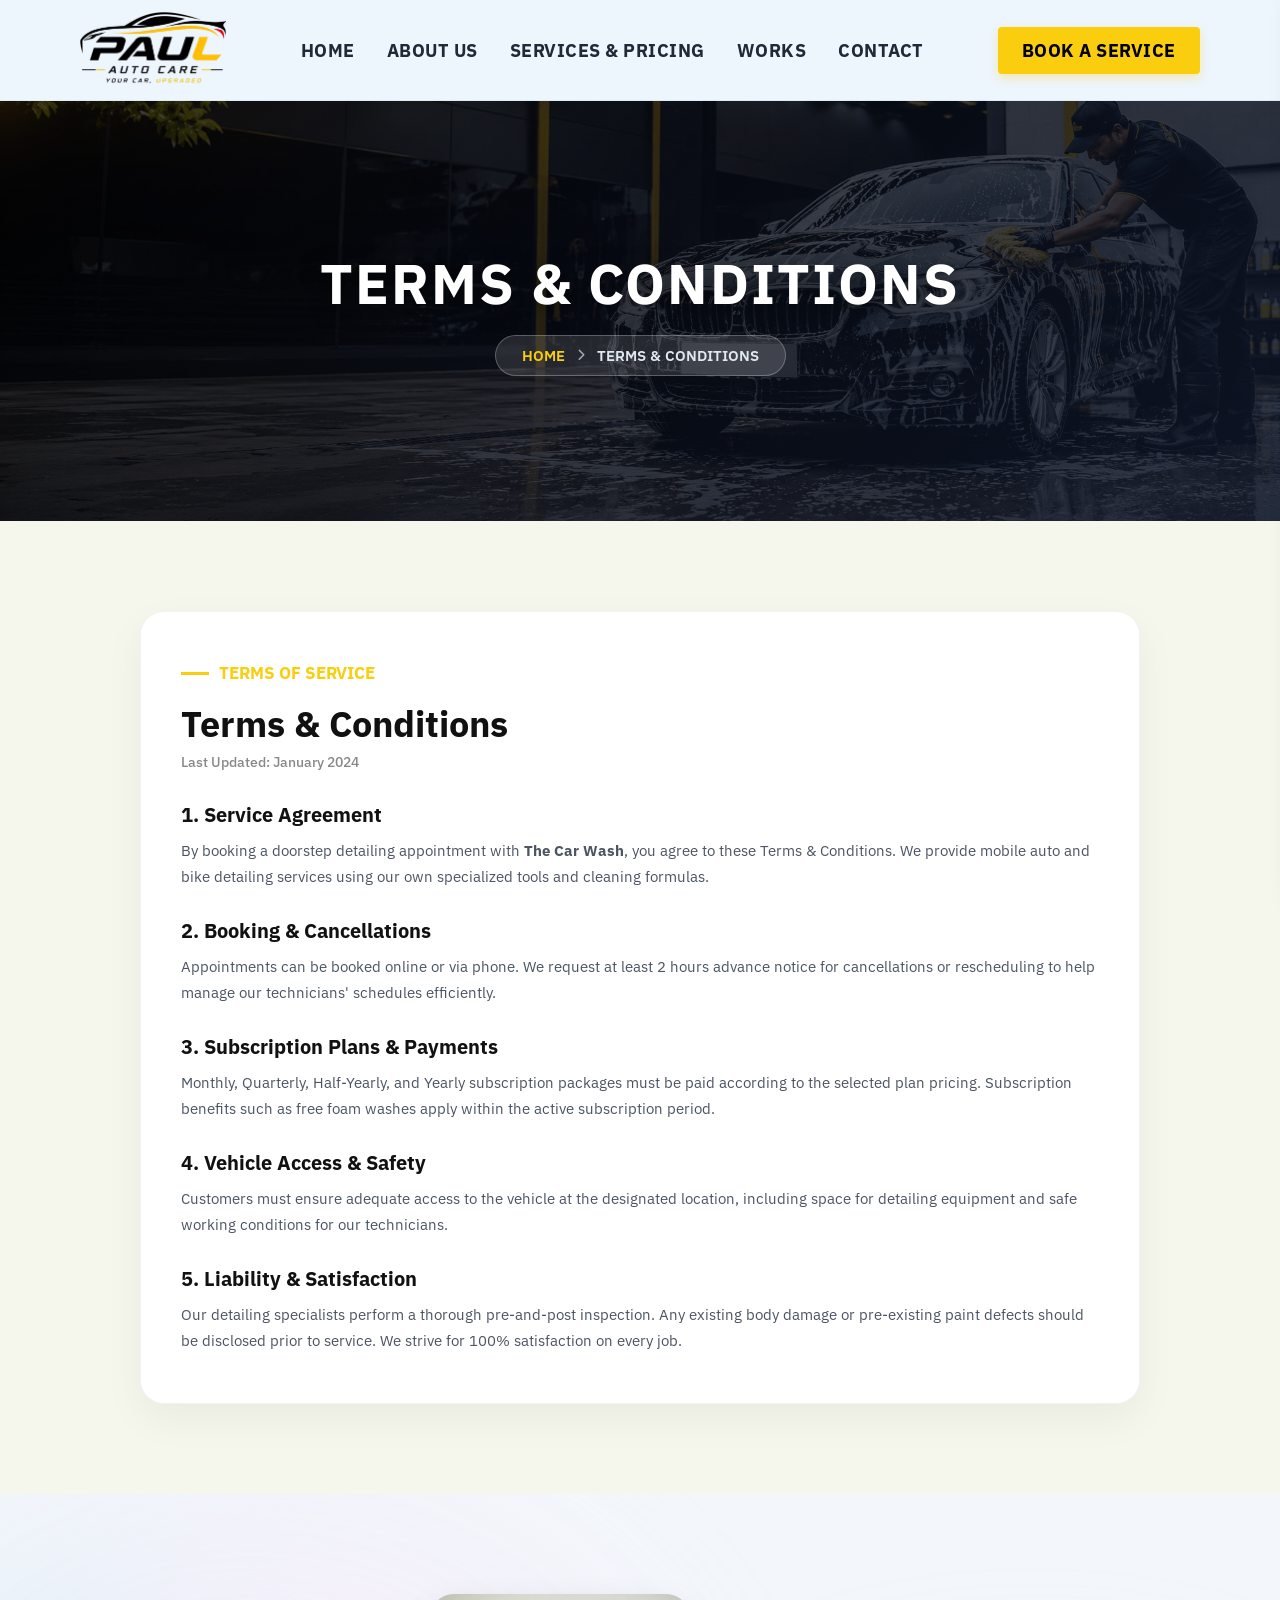
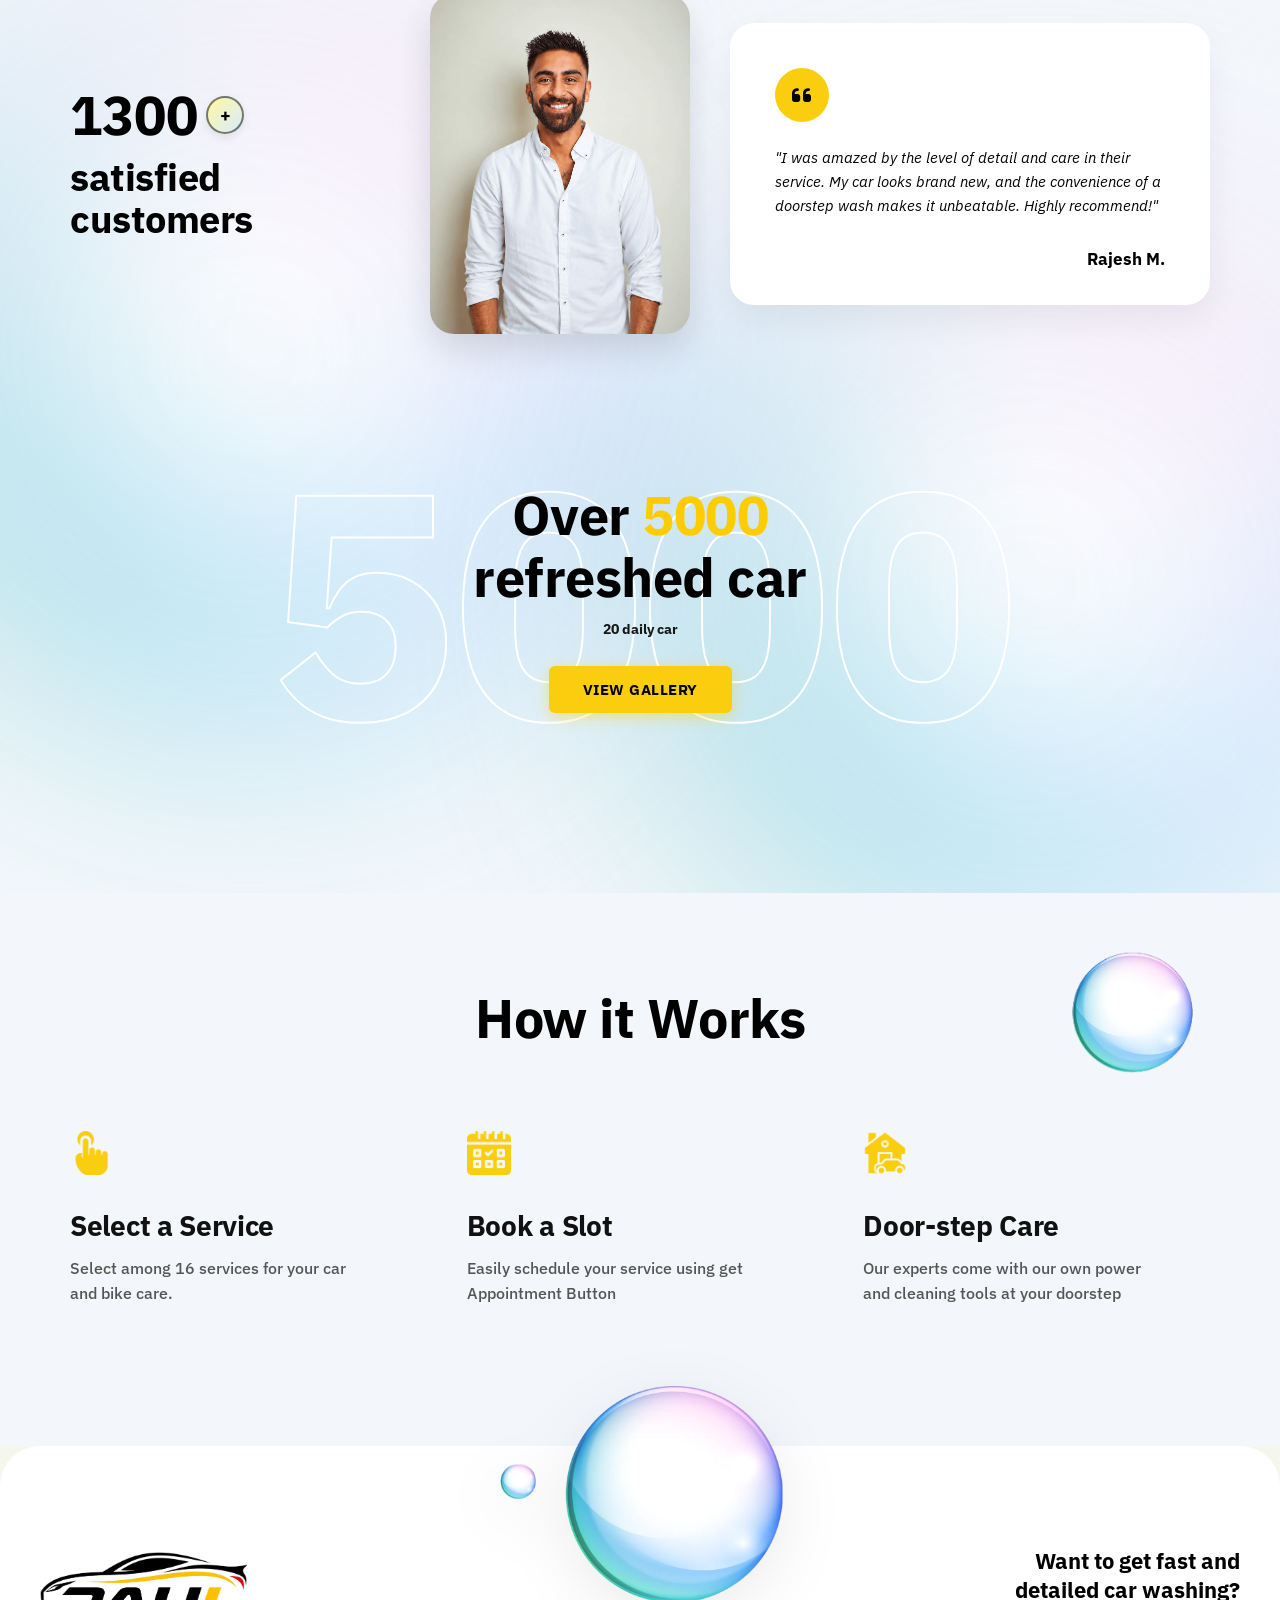
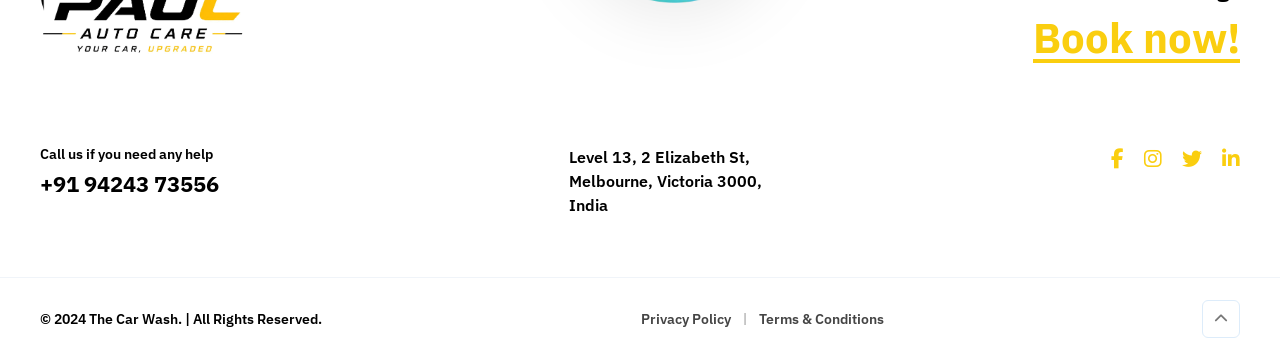
<file: terms.html>
<!DOCTYPE html>
<html lang="en">

<head>
    <meta charset="UTF-8">
    <meta name="viewport" content="width=device-width, initial-scale=1.0">
    <title>The Car Wash</title>
    <link rel="stylesheet" href="https://cdnjs.cloudflare.com/ajax/libs/font-awesome/6.4.0/css/all.min.css"
        crossorigin="anonymous" referrerpolicy="no-referrer" />
    <link rel="stylesheet" href="https://cdnjs.cloudflare.com/ajax/libs/animate.css/4.1.1/animate.min.css" />
    <link rel="preconnect" href="https://fonts.googleapis.com">
    <link rel="preconnect" href="https://fonts.gstatic.com" crossorigin>
    <link href="https://fonts.googleapis.com/css2?family=Montserrat:wght@400;500;600;700;800;900&display=swap"
        rel="stylesheet">
    <link rel="stylesheet" href="style/style.css">
</head>

<body>
    <nav>
        <div class="nav-container">
            <div class="logo">
                <a href="index.html"><img src="assets/logo-paul.png" alt="The Car Wash Logo"></a>
            </div>

            <ul class="nav-links">
                <li><a href="index.html">HOME</a></li>
                <li><a href="about.html">ABOUT US</a></li>
                <li><a href="services-prices.html">SERVICES & PRICING</a></li>
                <li><a href="our-work.html">WORKS</a></li>
                <li><a href="contact-us.html">CONTACT</a></li>
            </ul>

            <div class="nav-btn-wrapper">
                <a href="#" class="btn-book">BOOK A SERVICE</a>
            </div>

            <!-- Hamburger Button for Mobile -->
            <button class="hamburger-btn" id="hamburgerBtn" aria-label="Toggle Menu">
                <i class="fa-solid fa-bars"></i>
            </button>
        </div>
    </nav>
    <div class="side-panel-overlay" id="sidePanelOverlay"></div>
    <div class="side-panel" id="sidePanel">
        <div class="side-panel-header">
            <div class="side-panel-logo">
                <img src="assets/logo-paul.png" alt="The Car Wash Logo">
            </div>
            <button class="close-btn" id="closePanelBtn" aria-label="Close Menu">
                <i class="fa-solid fa-xmark"></i>
            </button>
        </div>
        <ul class="side-panel-links">
            <li><a href="index.html"><i class="fa-solid fa-house"></i> HOME</a></li>
            <li><a href="about.html"><i class="fa-solid fa-address-card"></i> ABOUT US</a></li>
            <li><a href="services-prices.html"><i class="fa-solid fa-list-check"></i> SERVICES & PRICING</a></li>
            <li><a href="our-work.html"><i class="fa-solid fa-briefcase"></i> WORKS</a></li>
            <li><a href="contact-us.html"><i class="fa-solid fa-envelope"></i> CONTACT</a></li>
        </ul>
        <div class="side-panel-footer">
            <a href="#" class="btn-book side-book-btn"><i class="fa-solid fa-calendar-check"></i> BOOK A SERVICE</a>
        </div>
    </div>

    <section class="paul-about-hero">
        <div class="paul-hero-overlay"></div>
        <div class="paul-hero-content animate__animated animate__fadeInUp">
            <h1 class="paul-hero-title">TERMS & CONDITIONS</h1>
            <div class="paul-hero-breadcrumb">
                <a href="index.html">HOME</a>
                <i class="fa-solid fa-chevron-right"></i>
                <span>TERMS & CONDITIONS</span>
            </div>
        </div>
    </section>

    <section class="paul-privacy-content">
        <div class="paul-privacy-container animate__animated animate__fadeInUp">
            <div class="sub-heading">
                <span class="yellow-line"></span>
                <span class="sub-text">TERMS OF SERVICE</span>
            </div>
            <h2 class="privacy-title">Terms & Conditions</h2>
            <p class="privacy-last-updated">Last Updated: January 2024</p>

            <div class="privacy-body">
                <div class="privacy-block">
                    <h3>1. Service Agreement</h3>
                    <p>By booking a doorstep detailing appointment with <strong>The Car Wash</strong>, you agree to
                        these Terms & Conditions. We provide mobile auto and bike detailing services using our own
                        specialized tools and cleaning formulas.</p>
                </div>

                <div class="privacy-block">
                    <h3>2. Booking & Cancellations</h3>
                    <p>Appointments can be booked online or via phone. We request at least 2 hours advance notice for
                        cancellations or rescheduling to help manage our technicians' schedules efficiently.</p>
                </div>

                <div class="privacy-block">
                    <h3>3. Subscription Plans & Payments</h3>
                    <p>Monthly, Quarterly, Half-Yearly, and Yearly subscription packages must be paid according to the
                        selected plan pricing. Subscription benefits such as free foam washes apply within the active
                        subscription period.</p>
                </div>

                <div class="privacy-block">
                    <h3>4. Vehicle Access & Safety</h3>
                    <p>Customers must ensure adequate access to the vehicle at the designated location, including space
                        for detailing equipment and safe working conditions for our technicians.</p>
                </div>

                <div class="privacy-block">
                    <h3>5. Liability & Satisfaction</h3>
                    <p>Our detailing specialists perform a thorough pre-and-post inspection. Any existing body damage or
                        pre-existing paint defects should be disclosed prior to service. We strive for 100% satisfaction
                        on every job.</p>
                </div>
            </div>
        </div>
    </section>









    <!-- Testimonials & 5000 Stats Section -->
    <section id="review" class="reviews-stats-section">
        <!-- Big blurred background balls (ball-bg.png) -->
        <img src="assets/ball-bg.png" alt="Blurred Background Ambient" class="bg-blur-ball ball-left">
        <img src="assets/ball-bg.png" alt="Blurred Background Ambient" class="bg-blur-ball ball-right">

        <div class="reviews-stats-container">
            <!-- Top Testimonial Row -->
            <div class="testimonial-row animate__animated animate__fadeInUp">
                <!-- Left Stat Card -->
                <div class="stat-badge-card">
                    <span class="stat-number">1300</span>
                    <span class="stat-plus-icon">+</span>
                    <div class="stat-label">
                        satisfied<br>
                        customers
                    </div>
                </div>

                <!-- Center Customer Portrait Image -->
                <div class="customer-portrait-box">
                    <img src="assets/review-persons.jpg" alt="Satisfied Customer Portrait" id="reviewPortraitImg">
                </div>

                <!-- Right Quote Card -->
                <div class="testimonial-quote-card">
                    <div class="quote-icon">
                        <i class="fa-solid fa-quote-left"></i>
                    </div>
                    <p class="quote-text" id="reviewQuoteText">
                        "I was amazed by the level of detail and care in their service. My car looks brand new, and the
                        convenience of a doorstep wash makes it unbeatable. Highly recommend!"
                    </p>
                    <span class="quote-author" id="reviewQuoteAuthor">Rajesh M.</span>
                </div>
            </div>

            <!-- Bottom 5000 Stats Banner -->
            <div class="stats-banner-5000 animate__animated animate__fadeInUp">
                <!-- Huge outlined watermark 5000 text in background -->
                <div class="outline-watermark-5000">5000</div>

                <!-- Foreground Content -->
                <div class="banner-foreground-content">
                    <h2 class="banner-heading">
                        Over <span class="highlight-yellow">5000</span><br>
                        refreshed car
                    </h2>
                    <p class="banner-subtext">20 daily car</p>
                    <a href="our-work.html" class="btn-view-gallery">VIEW GALLERY</a>
                </div>
            </div>
        </div>
    </section>
    <!-- How It Works Section -->
    <section class="how-it-works-section">
        <!-- Top Right Ball BG -->
        <img src="assets/ball-bg.png" alt="Top Right Ambient Ball" class="hiw-ball-bg">

        <div class="hiw-container animate__animated animate__fadeInUp">
            <h2 class="hiw-main-title">How it Works</h2>

            <div class="hiw-steps-grid">
                <!-- Step 1: Select a Service -->
                <div class="hiw-step-card">
                    <div class="hiw-icon-box">
                        <img src="assets/foot1.png" alt="Select a Service Icon">
                    </div>
                    <h3 class="hiw-step-title">Select a Service</h3>
                    <p class="hiw-step-desc">Select among 16 services for your car and bike care.</p>
                </div>

                <!-- Step 2: Book a Slot -->
                <div class="hiw-step-card">
                    <div class="hiw-icon-box">
                        <img src="assets/foot2.png" alt="Book a Slot Icon">
                    </div>
                    <h3 class="hiw-step-title">Book a Slot</h3>
                    <p class="hiw-step-desc">Easily schedule your service using get Appointment Button</p>
                </div>

                <!-- Step 3: Door-step Care -->
                <div class="hiw-step-card">
                    <div class="hiw-icon-box">
                        <img src="assets/foot3.png" alt="Door-step Care Icon">
                    </div>
                    <h3 class="hiw-step-title">Door-step Care</h3>
                    <p class="hiw-step-desc">Our experts come with our own power and cleaning tools at your doorstep</p>
                </div>
            </div>
        </div>
    </section>
    <!-- Footer Section -->
    <footer class="site-footer">
        <!-- Center Overlapping Bubble Image -->
        <img src="assets/bubble.png" alt="Center Overlapping Bubble" class="footer-center-bubble">

        <div class="footer-container">
            <!-- Top CTA & Brand Row -->
            <div class="footer-main-row">
                <!-- Left: Logo -->
                <div class="footer-col footer-brand-col">
                    <a href="#" class="footer-logo">
                        <img src="assets/logo-paul.png" alt="The Car Wash Logo">
                    </a>
                </div>

                <!-- Right: Call To Action Text & Yellow Link -->
                <div class="footer-col footer-cta-col">
                    <p class="cta-question">Want to get fast and detailed car washing?</p>
                    <a href="#" class="cta-book-link" data-open-modal="booking">Book now!</a>
                </div>
            </div>

            <!-- Middle Info Row: Call, Address, Socials -->
            <div class="footer-info-row">
                <div class="info-col call-col">
                    <span class="info-label">Call us if you need any help</span>
                    <a href="tel:+919424373556" class="info-value phone-val">+91 94243 73556</a>
                </div>

                <div class="info-col address-col">
                    <p class="address-text">
                        Level 13, 2 Elizabeth St,<br>
                        Melbourne, Victoria 3000,<br>
                        India
                    </p>
                </div>

                <div class="info-col socials-col">
                    <a href="#" aria-label="Facebook"><i class="fa-brands fa-facebook-f"></i></a>
                    <a href="https://www.instagram.com/paulautocare_?igsh=MTA0cGg0c2p6ajduOQ%3D%3D&utm_source=qr"
                        aria-label="Instagram"><i class="fa-brands fa-instagram"></i></a>
                    <a href="#" aria-label="Twitter"><i class="fa-brands fa-twitter"></i></a>
                    <a href="#" aria-label="LinkedIn"><i class="fa-brands fa-linkedin-in"></i></a>
                </div>
            </div>
        </div>

        <!-- Bottom Copyright Sub-Footer -->
        <div class="sub-footer">
            <div class="sub-footer-container">
                <p class="copyright-text">© 2024 The Car Wash. | All Rights Reserved.</p>
                <div class="footer-legal-links">
                    <a href="privacy.html">Privacy Policy</a>
                    <span class="legal-sep">|</span>
                    <a href="terms.html">Terms & Conditions</a>
                </div>
                <button class="back-to-top-btn" id="backToTopBtn" aria-label="Scroll back to top">
                    <i class="fa-solid fa-chevron-up"></i>
                </button>
            </div>
        </div>
        <!-- Global Booking Modal -->
        <div class="booking-modal" id="bookingModal" aria-hidden="true">
            <div class="booking-modal-overlay" id="bookingModalOverlay"></div>
            <div class="booking-modal-container">
                <button class="booking-modal-close" id="bookingModalClose" aria-label="Close Modal">
                    <i class="fa-solid fa-xmark"></i>
                </button>
                <div class="booking-modal-header">
                    <div class="sub-heading">
                        <span class="yellow-line"></span>
                        <span class="sub-text">DOORSTEP CARE</span>
                    </div>
                    <h2 class="booking-modal-title">Book A Service</h2>
                    <p class="booking-modal-desc">Fill out your details to schedule your car or bike detailing session.
                    </p>
                </div>
                <form class="booking-modal-form" id="bookingModalForm">
                    <!-- Full Name -->
                    <div class="modal-form-group">
                        <label for="modalFullName">Full Name *</label>
                        <div class="modal-input-wrapper">
                            <i class="fa-solid fa-user"></i>
                            <input type="text" id="modalFullName" name="fullName" placeholder="Enter your full name"
                                required>
                        </div>
                    </div>

                    <!-- Email -->
                    <div class="modal-form-group">
                        <label for="modalEmail">Email Address *</label>
                        <div class="modal-input-wrapper">
                            <i class="fa-solid fa-envelope"></i>
                            <input type="email" id="modalEmail" name="email" placeholder="Enter your email address"
                                required>
                        </div>
                    </div>

                    <!-- Phone Number with Country Codes -->
                    <div class="modal-form-group">
                        <label for="modalPhone">Phone Number *</label>
                        <div class="modal-phone-wrapper">
                            <select id="modalCountryCode" name="countryCode" aria-label="Country Code">
                                <option value="+91" selected>🇮🇳 +91 (IN)</option>
                                <option value="+1">🇺🇸 +1 (US/CA)</option>
                                <option value="+44">🇬🇧 +44 (UK)</option>
                                <option value="+971">🇦🇪 +971 (UAE)</option>
                                <option value="+61">🇦🇺 +61 (AU)</option>
                                <option value="+49">🇩🇪 +49 (DE)</option>
                                <option value="+33">🇫🇷 +33 (FR)</option>
                                <option value="+966">🇸🇦 +966 (SA)</option>
                                <option value="+65">🇸🇬 +65 (SG)</option>
                                <option value="+974">🇶🇦 +974 (QA)</option>
                                <option value="+968">🇴🇲 +968 (OM)</option>
                                <option value="+973">🇧🇭 +973 (BH)</option>
                                <option value="+965">🇰🇼 +965 (KW)</option>
                                <option value="+60">🇲🇾 +60 (MY)</option>
                                <option value="+81">🇯🇵 +81 (JP)</option>
                                <option value="+86">🇨🇳 +86 (CN)</option>
                                <option value="+7">🇷🇺 +7 (RU)</option>
                                <option value="+55">🇧🇷 +55 (BR)</option>
                                <option value="+27">🇿🇦 +27 (ZA)</option>
                            </select>
                            <div class="modal-input-wrapper phone-input-inner">
                                <i class="fa-solid fa-phone"></i>
                                <input type="tel" id="modalPhone" name="phone" placeholder="Enter phone number"
                                    required>
                            </div>
                        </div>
                    </div>

                    <!-- Services Dropdown -->
                    <div class="modal-form-group">
                        <label for="modalServiceSelect">Select Service *</label>
                        <div class="modal-input-wrapper select-wrapper">
                            <i class="fa-solid fa-list-check"></i>
                            <select id="modalServiceSelect" name="service" required>
                                <option value="" disabled selected>-- Select a Service --</option>
                                <option value="Waterless Exterior & Interior">Waterless Exterior & Interior</option>
                                <option value="Exterior & Interior (Pressure)">Exterior & Interior (Pressure)</option>
                                <option value="Daily Wiping">Daily Wiping</option>
                                <option value="Car Wash & Coating">Car Wash & Coating</option>
                                <option value="Exterior, Interior & Underbody Wash">Exterior, Interior & Underbody Wash
                                </option>
                                <option value="Rubbing Compound">Rubbing Compound</option>
                                <option value="Seat Deep Cleaning">Seat Deep Cleaning</option>
                                <option value="Full Interior Deep Cleaning & Coating">Full Interior Deep Cleaning &
                                    Coating</option>
                            </select>
                            <i class="fa-solid fa-chevron-down select-arrow"></i>
                        </div>
                    </div>

                    <!-- Submit Button -->
                    <button type="submit" class="btn-book modal-submit-btn">
                        <span>SUBMIT BOOKING</span>
                        <i class="fa-solid fa-paper-plane"></i>
                    </button>
                </form>
            </div>
        </div>

        <script src="script/script.js"></script>
</body>

</html>
</file>
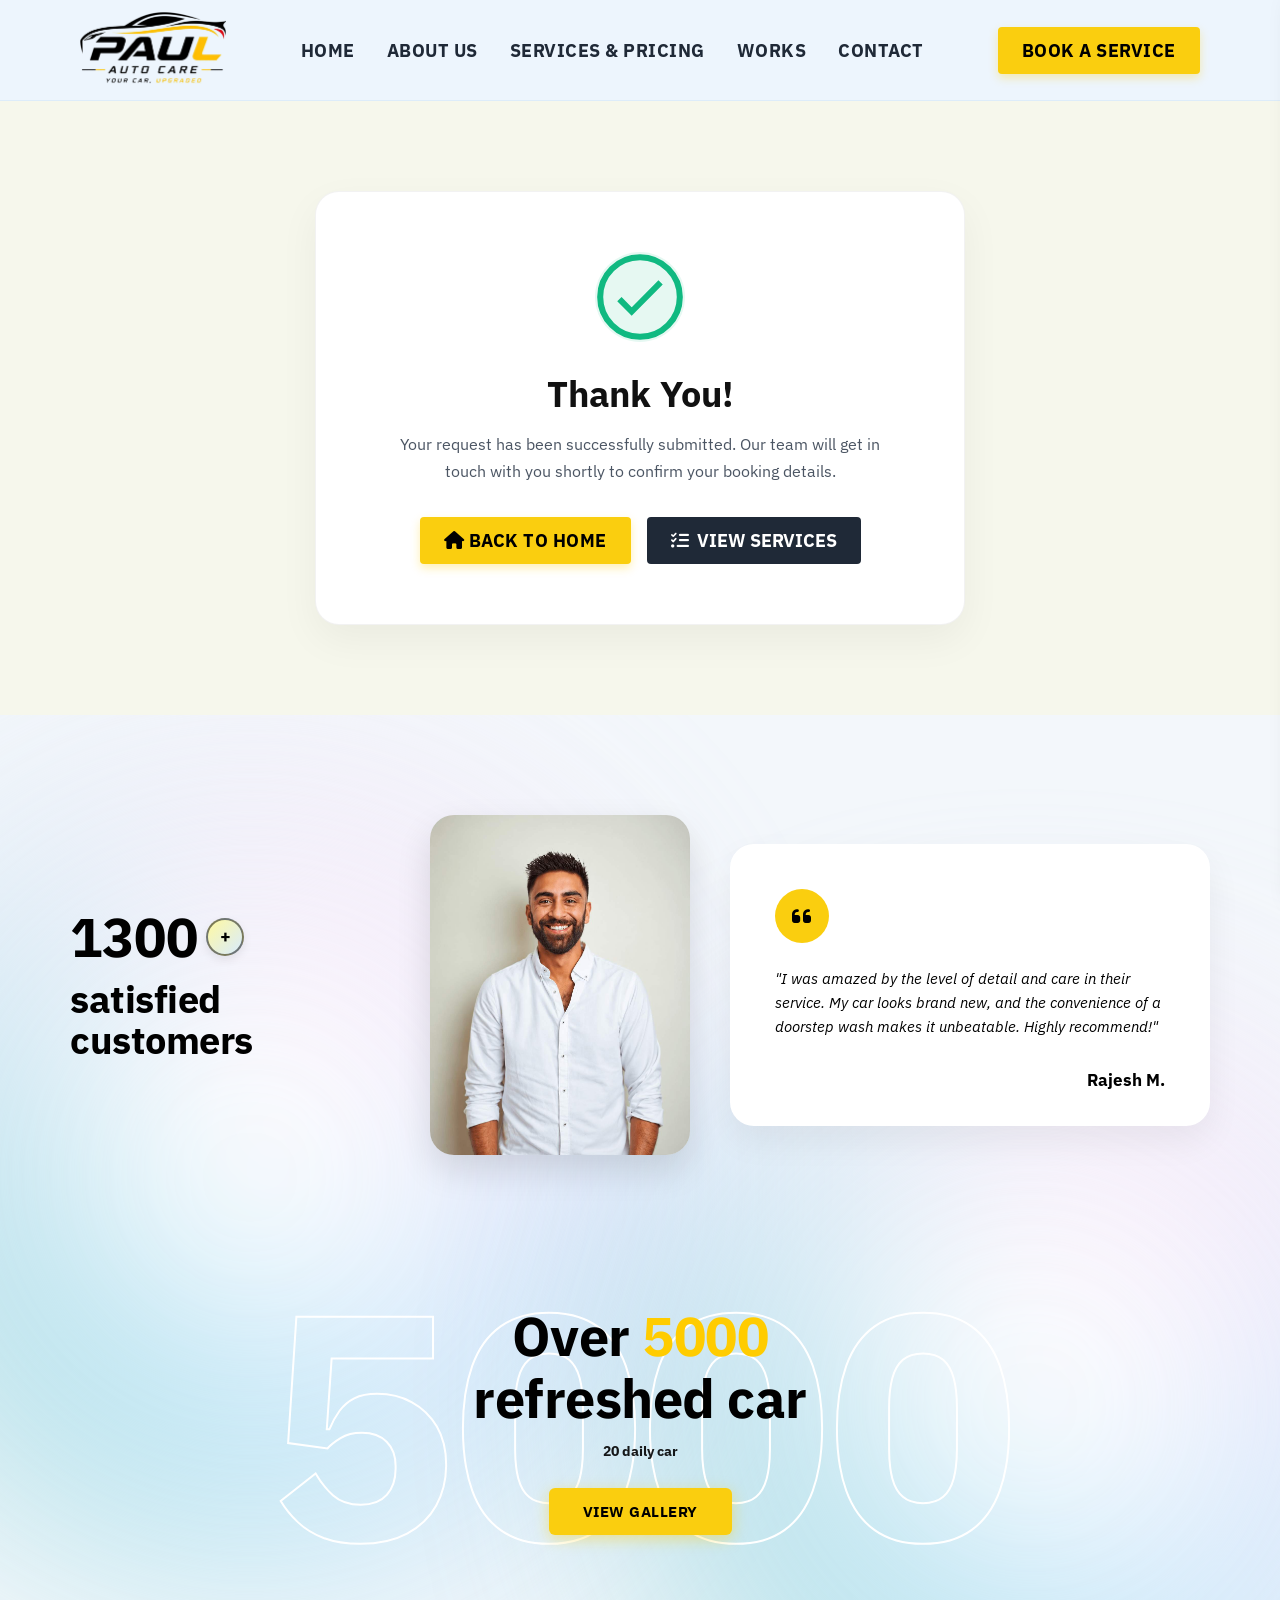
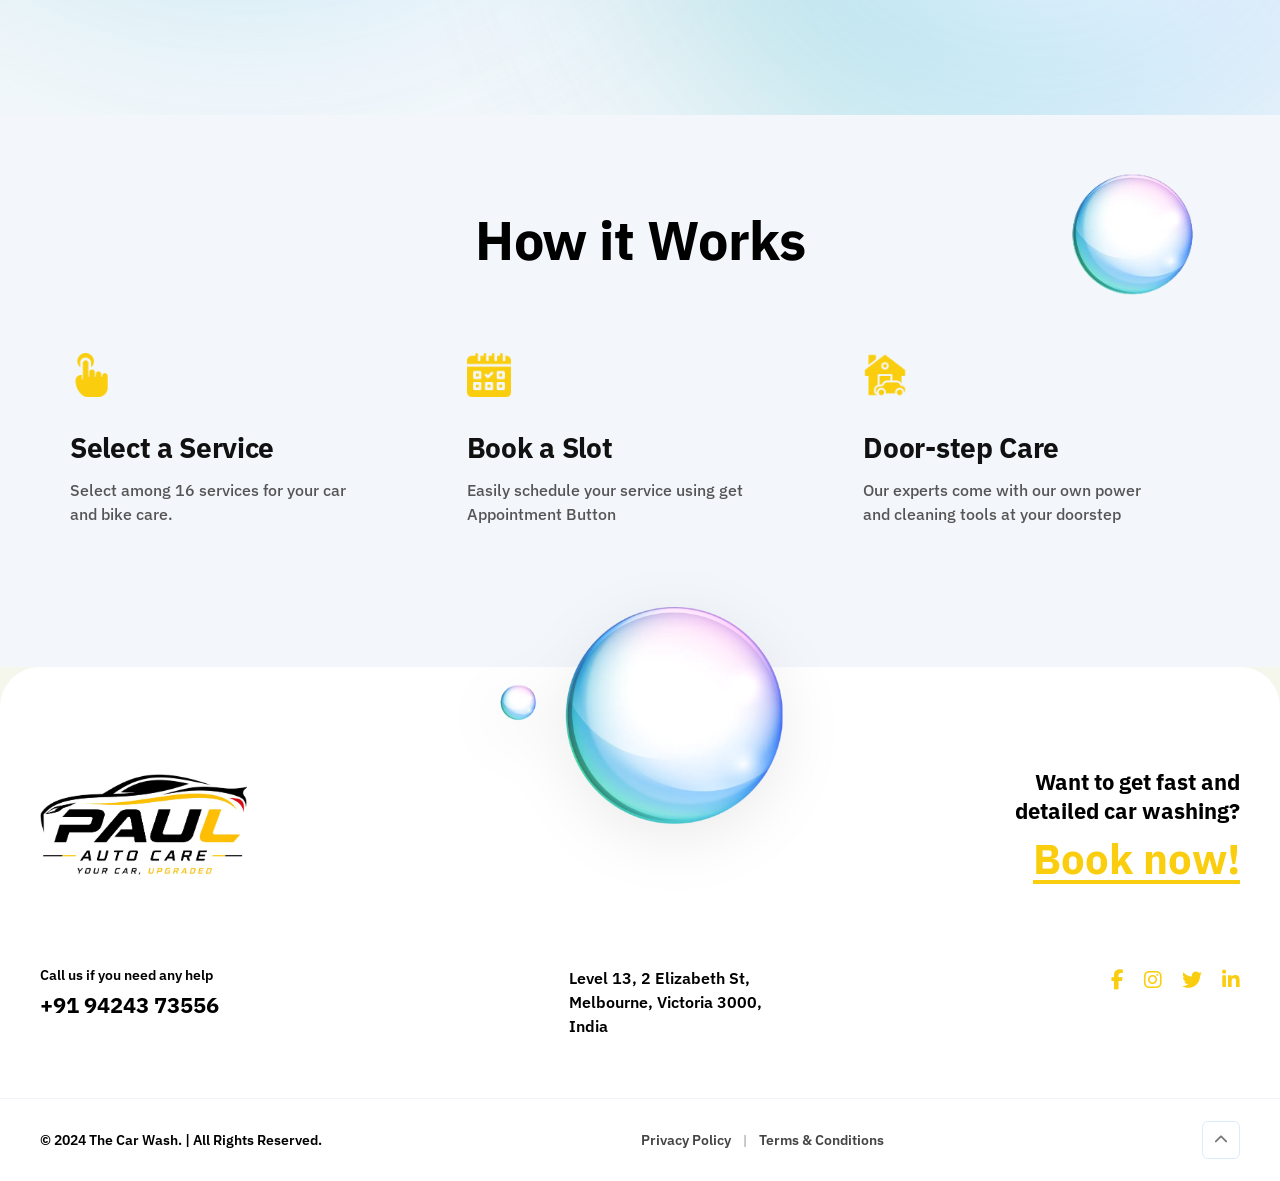
<file: thank-you.html>
<!DOCTYPE html>
<html lang="en">

<head>
    <meta charset="UTF-8">
    <meta name="viewport" content="width=device-width, initial-scale=1.0">
    <title>Thank You - The Car Wash</title>
    <link rel="stylesheet" href="https://cdnjs.cloudflare.com/ajax/libs/font-awesome/6.4.0/css/all.min.css"
        crossorigin="anonymous" referrerpolicy="no-referrer" />
    <link rel="stylesheet" href="https://cdnjs.cloudflare.com/ajax/libs/animate.css/4.1.1/animate.min.css" />
    <link rel="preconnect" href="https://fonts.googleapis.com">
    <link rel="preconnect" href="https://fonts.gstatic.com" crossorigin>
    <link href="https://fonts.googleapis.com/css2?family=Montserrat:wght@400;500;600;700;800;900&display=swap"
        rel="stylesheet">
    <link rel="stylesheet" href="style/style.css">
</head>

<body>
    <nav>
        <div class="nav-container">
            <div class="logo">
                <a href="index.html"><img src="assets/logo-paul.png" alt="The Car Wash Logo"></a>
            </div>

            <ul class="nav-links">
                <li><a href="index.html">HOME</a></li>
                <li><a href="about.html">ABOUT US</a></li>
                <li><a href="services-prices.html">SERVICES & PRICING</a></li>
                <li><a href="our-work.html">WORKS</a></li>
                <li><a href="contact-us.html">CONTACT</a></li>
            </ul>

            <div class="nav-btn-wrapper">
                <a href="#" class="btn-book">BOOK A SERVICE</a>
            </div>

            <!-- Hamburger Button for Mobile -->
            <button class="hamburger-btn" id="hamburgerBtn" aria-label="Toggle Menu">
                <i class="fa-solid fa-bars"></i>
            </button>
        </div>
    </nav>
    <div class="side-panel-overlay" id="sidePanelOverlay"></div>
    <div class="side-panel" id="sidePanel">
        <div class="side-panel-header">
            <div class="side-panel-logo">
                <img src="assets/logo-paul.png" alt="The Car Wash Logo">
            </div>
            <button class="close-btn" id="closePanelBtn" aria-label="Close Menu">
                <i class="fa-solid fa-xmark"></i>
            </button>
        </div>
        <ul class="side-panel-links">
            <li><a href="index.html"><i class="fa-solid fa-house"></i> HOME</a></li>
            <li><a href="about.html"><i class="fa-solid fa-address-card"></i> ABOUT US</a></li>
            <li><a href="services-prices.html"><i class="fa-solid fa-list-check"></i> SERVICES & PRICING</a></li>
            <li><a href="our-work.html"><i class="fa-solid fa-briefcase"></i> WORKS</a></li>
            <li><a href="contact-us.html"><i class="fa-solid fa-envelope"></i> CONTACT</a></li>
        </ul>
        <div class="side-panel-footer">
            <a href="#" class="btn-book side-book-btn"><i class="fa-solid fa-calendar-check"></i> BOOK A SERVICE</a>
        </div>
    </div>



    <section class="paul-thankyou-content">
        <div class="paul-thankyou-container">
            <div class="svg-tick-wrapper">
                <svg class="animated-tick" xmlns="http://www.w3.org/2000/svg" viewBox="0 0 52 52">
                    <circle class="tick-circle" cx="26" cy="26" r="23" fill="none"/>
                    <path class="tick-check" fill="none" d="M14.1 27.2l7.1 7.2 16.7-16.8"/>
                </svg>
            </div>
            <h1 class="paul-thankyou-title">Thank You!</h1>
            <p class="paul-thankyou-desc">Your request has been successfully submitted. Our team will get in touch with you shortly to confirm your booking details.</p>
            <div class="paul-thankyou-actions">
                <a href="index.html" class="btn-book1"><i class="fa-solid fa-house"></i> BACK TO HOME</a>
                <a href="services-prices.html" class="btn-thankyou-secondary"><i class="fa-solid fa-list-check"></i> VIEW SERVICES</a>
            </div>
        </div>
    </section>









    <!-- Testimonials & 5000 Stats Section -->
    <section id="review" class="reviews-stats-section">
        <!-- Big blurred background balls (ball-bg.png) -->
        <img src="assets/ball-bg.png" alt="Blurred Background Ambient" class="bg-blur-ball ball-left">
        <img src="assets/ball-bg.png" alt="Blurred Background Ambient" class="bg-blur-ball ball-right">

        <div class="reviews-stats-container">
            <!-- Top Testimonial Row -->
            <div class="testimonial-row animate__animated animate__fadeInUp">
                <!-- Left Stat Card -->
                <div class="stat-badge-card">
                    <span class="stat-number">1300</span>
                    <span class="stat-plus-icon">+</span>
                    <div class="stat-label">
                        satisfied<br>
                        customers
                    </div>
                </div>

                <!-- Center Customer Portrait Image -->
                <div class="customer-portrait-box">
                    <img src="assets/review-persons.jpg" alt="Satisfied Customer Portrait" id="reviewPortraitImg">
                </div>

                <!-- Right Quote Card -->
                <div class="testimonial-quote-card">
                    <div class="quote-icon">
                        <i class="fa-solid fa-quote-left"></i>
                    </div>
                    <p class="quote-text" id="reviewQuoteText">
                        "I was amazed by the level of detail and care in their service. My car looks brand new, and the
                        convenience of a doorstep wash makes it unbeatable. Highly recommend!"
                    </p>
                    <span class="quote-author" id="reviewQuoteAuthor">Rajesh M.</span>
                </div>
            </div>

            <!-- Bottom 5000 Stats Banner -->
            <div class="stats-banner-5000 animate__animated animate__fadeInUp">
                <!-- Huge outlined watermark 5000 text in background -->
                <div class="outline-watermark-5000">5000</div>

                <!-- Foreground Content -->
                <div class="banner-foreground-content">
                    <h2 class="banner-heading">
                        Over <span class="highlight-yellow">5000</span><br>
                        refreshed car
                    </h2>
                    <p class="banner-subtext">20 daily car</p>
                    <a href="our-work.html" class="btn-view-gallery">VIEW GALLERY</a>
                </div>
            </div>
        </div>
    </section>
    <!-- How It Works Section -->
    <section class="how-it-works-section">
        <!-- Top Right Ball BG -->
        <img src="assets/ball-bg.png" alt="Top Right Ambient Ball" class="hiw-ball-bg">

        <div class="hiw-container animate__animated animate__fadeInUp">
            <h2 class="hiw-main-title">How it Works</h2>

            <div class="hiw-steps-grid">
                <!-- Step 1: Select a Service -->
                <div class="hiw-step-card">
                    <div class="hiw-icon-box">
                        <img src="assets/foot1.png" alt="Select a Service Icon">
                    </div>
                    <h3 class="hiw-step-title">Select a Service</h3>
                    <p class="hiw-step-desc">Select among 16 services for your car and bike care.</p>
                </div>

                <!-- Step 2: Book a Slot -->
                <div class="hiw-step-card">
                    <div class="hiw-icon-box">
                        <img src="assets/foot2.png" alt="Book a Slot Icon">
                    </div>
                    <h3 class="hiw-step-title">Book a Slot</h3>
                    <p class="hiw-step-desc">Easily schedule your service using get Appointment Button</p>
                </div>

                <!-- Step 3: Door-step Care -->
                <div class="hiw-step-card">
                    <div class="hiw-icon-box">
                        <img src="assets/foot3.png" alt="Door-step Care Icon">
                    </div>
                    <h3 class="hiw-step-title">Door-step Care</h3>
                    <p class="hiw-step-desc">Our experts come with our own power and cleaning tools at your doorstep</p>
                </div>
            </div>
        </div>
    </section>
    <!-- Footer Section -->
    <footer class="site-footer">
        <!-- Center Overlapping Bubble Image -->
        <img src="assets/bubble.png" alt="Center Overlapping Bubble" class="footer-center-bubble">

        <div class="footer-container">
            <!-- Top CTA & Brand Row -->
            <div class="footer-main-row">
                <!-- Left: Logo -->
                <div class="footer-col footer-brand-col">
                    <a href="#" class="footer-logo">
                        <img src="assets/logo-paul.png" alt="The Car Wash Logo">
                    </a>
                </div>

                <!-- Right: Call To Action Text & Yellow Link -->
                <div class="footer-col footer-cta-col">
                    <p class="cta-question">Want to get fast and detailed car washing?</p>
                    <a href="#" class="cta-book-link" data-open-modal="booking">Book now!</a>
                </div>
            </div>

            <!-- Middle Info Row: Call, Address, Socials -->
            <div class="footer-info-row">
                <div class="info-col call-col">
                    <span class="info-label">Call us if you need any help</span>
                    <a href="tel:+919424373556" class="info-value phone-val">+91 94243 73556</a>
                </div>

                <div class="info-col address-col">
                    <p class="address-text">
                        Level 13, 2 Elizabeth St,<br>
                        Melbourne, Victoria 3000,<br>
                        India
                    </p>
                </div>

                <div class="info-col socials-col">
                    <a href="#" aria-label="Facebook"><i class="fa-brands fa-facebook-f"></i></a>
                    <a href="https://www.instagram.com/paulautocare_?igsh=MTA0cGg0c2p6ajduOQ%3D%3D&utm_source=qr"
                        aria-label="Instagram"><i class="fa-brands fa-instagram"></i></a>
                    <a href="#" aria-label="Twitter"><i class="fa-brands fa-twitter"></i></a>
                    <a href="#" aria-label="LinkedIn"><i class="fa-brands fa-linkedin-in"></i></a>
                </div>
            </div>
        </div>

        <!-- Bottom Copyright Sub-Footer -->
        <div class="sub-footer">
            <div class="sub-footer-container">
                <p class="copyright-text">© 2024 The Car Wash. | All Rights Reserved.</p>
                <div class="footer-legal-links">
                    <a href="privacy.html">Privacy Policy</a>
                    <span class="legal-sep">|</span>
                    <a href="terms.html">Terms & Conditions</a>
                </div>
                <button class="back-to-top-btn" id="backToTopBtn" aria-label="Scroll back to top">
                    <i class="fa-solid fa-chevron-up"></i>
                </button>
            </div>
        </div>
        <!-- Global Booking Modal -->
        <div class="booking-modal" id="bookingModal" aria-hidden="true">
            <div class="booking-modal-overlay" id="bookingModalOverlay"></div>
            <div class="booking-modal-container">
                <button class="booking-modal-close" id="bookingModalClose" aria-label="Close Modal">
                    <i class="fa-solid fa-xmark"></i>
                </button>
                <div class="booking-modal-header">
                    <div class="sub-heading">
                        <span class="yellow-line"></span>
                        <span class="sub-text">DOORSTEP CARE</span>
                    </div>
                    <h2 class="booking-modal-title">Book A Service</h2>
                    <p class="booking-modal-desc">Fill out your details to schedule your car or bike detailing session.
                    </p>
                </div>
                <form class="booking-modal-form" id="bookingModalForm">
                    <!-- Full Name -->
                    <div class="modal-form-group">
                        <label for="modalFullName">Full Name *</label>
                        <div class="modal-input-wrapper">
                            <i class="fa-solid fa-user"></i>
                            <input type="text" id="modalFullName" name="fullName" placeholder="Enter your full name"
                                required>
                        </div>
                    </div>

                    <!-- Email -->
                    <div class="modal-form-group">
                        <label for="modalEmail">Email Address *</label>
                        <div class="modal-input-wrapper">
                            <i class="fa-solid fa-envelope"></i>
                            <input type="email" id="modalEmail" name="email" placeholder="Enter your email address"
                                required>
                        </div>
                    </div>

                    <!-- Phone Number with Country Codes -->
                    <div class="modal-form-group">
                        <label for="modalPhone">Phone Number *</label>
                        <div class="modal-phone-wrapper">
                            <select id="modalCountryCode" name="countryCode" aria-label="Country Code">
                                <option value="+91" selected>🇮🇳 +91 (IN)</option>
                                <option value="+1">🇺🇸 +1 (US/CA)</option>
                                <option value="+44">🇬🇧 +44 (UK)</option>
                                <option value="+971">🇦🇪 +971 (UAE)</option>
                                <option value="+61">🇦🇺 +61 (AU)</option>
                                <option value="+49">🇩🇪 +49 (DE)</option>
                                <option value="+33">🇫🇷 +33 (FR)</option>
                                <option value="+966">🇸🇦 +966 (SA)</option>
                                <option value="+65">🇸🇬 +65 (SG)</option>
                                <option value="+974">🇶🇦 +974 (QA)</option>
                                <option value="+968">🇴🇲 +968 (OM)</option>
                                <option value="+973">🇧🇭 +973 (BH)</option>
                                <option value="+965">🇰🇼 +965 (KW)</option>
                                <option value="+60">🇲🇾 +60 (MY)</option>
                                <option value="+81">🇯🇵 +81 (JP)</option>
                                <option value="+86">🇨🇳 +86 (CN)</option>
                                <option value="+7">🇷🇺 +7 (RU)</option>
                                <option value="+55">🇧🇷 +55 (BR)</option>
                                <option value="+27">🇿🇦 +27 (ZA)</option>
                            </select>
                            <div class="modal-input-wrapper phone-input-inner">
                                <i class="fa-solid fa-phone"></i>
                                <input type="tel" id="modalPhone" name="phone" placeholder="Enter phone number"
                                    required>
                            </div>
                        </div>
                    </div>

                    <!-- Services Dropdown -->
                    <div class="modal-form-group">
                        <label for="modalServiceSelect">Select Service *</label>
                        <div class="modal-input-wrapper select-wrapper">
                            <i class="fa-solid fa-list-check"></i>
                            <select id="modalServiceSelect" name="service" required>
                                <option value="" disabled selected>-- Select a Service --</option>
                                <option value="Waterless Exterior & Interior">Waterless Exterior & Interior</option>
                                <option value="Exterior & Interior (Pressure)">Exterior & Interior (Pressure)</option>
                                <option value="Daily Wiping">Daily Wiping</option>
                                <option value="Car Wash & Coating">Car Wash & Coating</option>
                                <option value="Exterior, Interior & Underbody Wash">Exterior, Interior & Underbody Wash
                                </option>
                                <option value="Rubbing Compound">Rubbing Compound</option>
                                <option value="Seat Deep Cleaning">Seat Deep Cleaning</option>
                                <option value="Full Interior Deep Cleaning & Coating">Full Interior Deep Cleaning &
                                    Coating</option>
                            </select>
                            <i class="fa-solid fa-chevron-down select-arrow"></i>
                        </div>
                    </div>

                    <!-- Submit Button -->
                    <button type="submit" class="btn-book modal-submit-btn">
                        <span>SUBMIT BOOKING</span>
                        <i class="fa-solid fa-paper-plane"></i>
                    </button>
                </form>
            </div>
        </div>

        <script src="script/script.js"></script>
</body>

</html>
</file>
<file: style/style.css>
@import url('https://fonts.googleapis.com/css2?family=IBM+Plex+Sans:ital,wght@0,100..700;1,100..700&display=swap');

:root {
    --primary: #FACE0F;
    --dark: #000000;
    --font-ibm: "IBM Plex Sans", sans-serif;
}

/* Reset & Global Styles */
* {
    margin: 0;
    padding: 0;
    box-sizing: border-box;
    scroll-behavior: smooth;
}

body {
    font-family: var(--font-ibm);
    background-color: #f6f7ec;
    color: #111;
    overflow-x: hidden;
    position: relative;
}

::-webkit-scrollbar {
    width: 3.5px;
}

::-webkit-scrollbar-track {
    background: #ffffff;
}

::-webkit-scrollbar-thumb {
    background: #FACE0F;
    border-radius: 10px;
}

::-webkit-scrollbar-thumb:hover {
    background: #facf0fcb;
}

a {
    text-decoration: none;
}

/* NAVBAR STYLING */
nav {
    width: 100%;
    background-color: #edf5fd;
    border-bottom: 1px solid #ddecfa;
    position: relative;
    z-index: 100;
    padding: 12px 0;
}

.nav-container {
    max-width: 1850px;
    margin: 0 auto;
    padding: 0 40px;
    display: flex;
    justify-content: space-between;
    align-items: center;
}

.logo img {
    height: 72px;
    width: auto;
    object-fit: contain;
}

.nav-links {
    display: flex;
    list-style: none;
    gap: 32px;
    align-items: center;
}

.nav-links a {
    text-decoration: none;
    font-weight: 700;
    font-size: 18px;
    color: #1f2937;
    letter-spacing: 0.5px;
    transition: color 0.3s ease;
}

.nav-links a:hover,
.nav-links a.active {
    color: var(--primary);
}

.btn-book {
    display: inline-block;
    background-color: var(--primary);
    color: #000;
    font-weight: 800;
    font-size: 18px;
    padding: 12px 24px;
    border-radius: 4px;
    text-decoration: none;
    letter-spacing: 0.5px;
    box-shadow: 0 4px 10px rgba(255, 204, 0, 0.3);
    transition: all 0.3s ease;
}

.btn-book:hover {
    background-color: #e6b800;
    transform: translateY(-2px);
    box-shadow: 0 6px 14px rgba(255, 204, 0, 0.4);
}
.btn-book1 {
    display: inline-block;
    background-color: var(--primary);
    color: #000;
    font-weight: 800;
    font-size: 18px;
    padding: 12px 24px;
    border-radius: 4px;
    text-decoration: none;
    letter-spacing: 0.5px;
    box-shadow: 0 4px 10px rgba(255, 204, 0, 0.3);
    transition: all 0.3s ease;
}

.btn-book1:hover {
    background-color: #e6b800;
    transform: translateY(-2px);
    box-shadow: 0 6px 14px rgba(255, 204, 0, 0.4);
}

.hamburger-btn {
    display: none;
    background: none;
    border: none;
    font-size: 26px;
    color: #111;
    cursor: pointer;
    padding: 5px;
}

/* SIDE PANEL / DRAWER FOR MOBILE & TABLETS */
.side-panel-overlay {
    position: fixed;
    top: 0;
    left: 0;
    width: 100vw;
    height: 100vh;
    background: rgba(0, 0, 0, 0.5);
    z-index: 998;
    opacity: 0;
    visibility: hidden;
    transition: opacity 0.3s ease, visibility 0.3s ease;
}

.side-panel-overlay.active {
    opacity: 1;
    visibility: visible;
}

.side-panel {
    position: fixed;
    top: 0;
    right: -320px;
    width: 300px;
    height: 100vh;
    background-color: #ffffff;
    z-index: 999;
    box-shadow: -5px 0 25px rgba(0, 0, 0, 0.15);
    display: flex;
    flex-direction: column;
    transition: right 0.4s cubic-bezier(0.25, 0.8, 0.25, 1);
    padding: 24px;
}

.side-panel.open {
    right: 0;
}

.side-panel-header {
    display: flex;
    justify-content: space-between;
    align-items: center;
    padding-bottom: 20px;
    border-bottom: 1px solid #eee;
}

.side-panel-logo img {
    height: 48px;
}

.close-btn {
    background: none;
    border: none;
    font-size: 24px;
    color: #333;
    cursor: pointer;
    transition: color 0.2s;
}

.close-btn:hover {
    color: var(--primary);
}

.side-panel-links {
    list-style: none;
    margin-top: 30px;
    display: flex;
    flex-direction: column;
    gap: 15px;
}

.side-panel-links li a {
    text-decoration: none;
    color: #222;
    font-weight: 700;
    font-size: 14px;
    display: flex;
    align-items: center;
    gap: 14px;
    padding: 10px 14px;
    border-radius: 6px;
    transition: background 0.2s, color 0.2s;
}

.side-panel-links li a i {
    font-size: 16px;
    color: var(--primary);
    width: 20px;
    text-align: center;
}

.side-panel-links li a:hover,
.side-panel-links li a.active {
    background-color: #fef8e7;
    color: #111;
}

.side-panel-footer {
    margin-top: auto;
    padding-top: 20px;
    text-align: center;
}

.side-book-btn {
    width: 100%;
    display: block;
    text-align: center;
}

/* HERO SECTION */
.auto-hero-section {
    position: relative;
    min-height: auto;
    background: linear-gradient(180deg, #edf5fd 0%, #e2effa 100%);
    display: flex;
    flex-direction: column;
    justify-content: space-between;
    overflow: hidden;
    padding-top: 30px;
}

.hero-bg-svg {
    position: absolute;
    top: 50%;
    left: 50%;
    transform: translate(-50%, -58%);
    width: 95vw;
    height: auto;
    max-height: 50vh;
    user-select: none;
    pointer-events: none;
    z-index: 1;
}

.hero-bg-svg-text {
    font-family: var(--font-ibm);
    font-size: 155px;
    font-weight: 900;
    fill: none;
    stroke: url(#outlineGradient);
    stroke-width: 1.5px;
    letter-spacing: 4px;
}

.hero-container {
    max-width: 1750px;
    width: 100%;
    margin: 0 auto;
    padding: 0 40px;
    display: grid;
    grid-template-columns: 1fr 1.25fr;
    align-items: flex-end;
    position: relative;
    z-index: 2;
    margin-top: 20px;
    margin-bottom: 0;
}

/* Left Content */
.hero-content {
    display: flex;
    flex-direction: column;
    align-items: flex-start;
    padding-bottom: 40px;
}

.sub-heading {
    display: flex;
    align-items: center;
    gap: 10px;
    margin-bottom: 16px;
}

.yellow-line {
    width: 28px;
    height: 3px;
    background-color: var(--primary);
    display: inline-block;
}

.sub-text {
    font-weight: 700;
    color: var(--primary);
    font-size: 17px;
}

.main-title {
    font-size: 84px;
    font-weight: 900;
    line-height: 1.1;
    color: #000;
    margin-bottom: 16px;
    letter-spacing: -0.5px;
}

.main-title .highlight {
    color: var(--primary);
}

.highlight-wrapper {
    position: relative;
    display: inline-block;
    color: var(--primary, var(--primary));
}

.highlight-text {
    display: inline-block;
    transition: opacity 0.3s ease, transform 0.3s ease;
    opacity: 1;
    transform: translateY(0);
    font-size: 48px;
}

.highlight-text.fade-out {
    opacity: 0;
    transform: translateY(-8px);
}

.highlight-text.fade-in {
    opacity: 1;
    transform: translateY(0);
}

.highlight-underline {
    position: absolute;
    bottom: -4px;
    left: 0;
    height: 6px;
    background-color: var(--primary, var(--primary));
    border-radius: 3px;
    width: 0%;
    transition: width 0.6s cubic-bezier(0.25, 1, 0.5, 1);
}

.starting-price {
    font-size: 36px;
    font-weight: 400;
    color: var(--dark);
    margin-bottom: 32px;
}

.hero-btn {
    padding: 14px 32px;
    font-size: 18px;
    box-shadow: 0 5px 15px rgba(255, 204, 0, 0.4);
}

/* Right Content: Car & Card */
.hero-image-container {
    position: relative;
    display: flex;
    justify-content: flex-end;
    align-items: flex-end;
}

/* Floating Appointment Card */
.appointment-card {
    position: absolute;
    top: -165px;
    right: 120px;
    background: #000000;
    color: #fff;
    padding: 18px 24px;
    border-radius: 20px;
    display: flex;
    align-items: center;
    gap: 16px;
    box-shadow: 0 15px 35px rgba(27, 68, 184, 0.3);
    z-index: 5;
    width: 100%;
    max-width: 440px;
    justify-content: space-between;
}

.appointment-info {
    display: flex;
    flex-direction: column;
}

.appointment-info .title {
    font-size: 20px;
    font-weight: 600;
    opacity: 0.9;
    margin-bottom: 4px;
}

.appointment-info .phone-number {
    font-size: 18px;
    font-weight: 800;
    color: var(--primary);
    margin-bottom: 4px;
}

.appointment-info .timing {
    font-size: 14px;
    opacity: 0.75;
}

.appointment-card .avatar img {
    width: 64px;
    height: 64px;
    border-radius: 50%;
    object-fit: cover;
    border: 2px solid var(--primary);
}

/* Water Drops overlays */
.drops-image {
    position: absolute;
    bottom: -15px;
    height: auto;
    z-index: 4;
    pointer-events: none;
}

.drops-left {
    left: -30px;
    width: 200px;
}

.drops-right {
    right: 10px;
    width: 220px;
}

/* Car Image */
.car-image {
    width: 120%;
    max-width: 980px;
    height: auto;
    object-fit: contain;
    position: relative;
    z-index: 3;
    margin-top: 20px;
    margin-bottom: -10px;
    transform: translateX(30px);
}

/* CITY BANNER BELOW HERO */
.city-banner {
    width: 100%;
    background-color: var(--primary);
    padding: 16px 0;
    position: relative;
    z-index: 10;
    overflow: hidden;
    box-shadow: 0 -2px 10px rgba(0, 0, 0, 0.05);
    margin-top: 20px;
    display: flex;
}

.marquee-track {
    display: flex;
    width: max-content;
    animation: marquee-scroll 22s linear infinite;
}

.marquee-track:hover {
    animation-play-state: paused;
}

.city-list {
    display: flex;
    align-items: center;
    gap: 40px;
    padding-right: 40px;
    flex-shrink: 0;
}

.city-list span {
    font-weight: 900;
    font-size: 20px;
    color: #000;
    letter-spacing: 1px;
    text-transform: uppercase;
    white-space: nowrap;
}

@keyframes marquee-scroll {
    0% {
        transform: translateX(0);
    }

    100% {
        transform: translateX(-50%);
    }
}

/* CAR WASH SECTION */
.car-wash-section {
    padding: 60px 20px 80px 20px;
    background-color: #ffffff;
    display: flex;
    flex-direction: column;
    align-items: center;
}

/* Steps indicator top bar */
.wash-steps-wrapper {
    display: flex;
    align-items: center;
    justify-content: center;
    gap: 48px;
    margin-bottom: 50px;
    width: 100%;
    max-width: 1100px;
}

.wash-step {
    display: flex;
    align-items: center;
    gap: 8px;
    font-family: var(--font-ibm);
}

.step-line {
    width: 110px;
    height: 2px;
    background-color: #000000;
    display: inline-block;
}

.wash-step.active .step-line {
    background-color: var(--primary);
}

.step-num {
    font-size: 16px;
    font-weight: 800;
    color: #999;
}

.wash-step.active .step-num {
    color: var(--primary);
}

.step-name {
    font-size: 18px;
    font-weight: 800;
    color: #222222;
}

/* Main Container - Grid layout for Left Box & Right Image */
.car-wash-container {
    display: flex;
    align-items: stretch;
    justify-content: center;
    gap: 28px;
    max-width: 1120px;
    width: 100%;
}

/* Left Blue Box */
.car-wash-left-box {
    background-color: #000000;
    border-radius: 28px;
    padding: 60px 65px 55px 65px;
    color: #ffffff;
    flex: 1.4;
    display: flex;
    flex-direction: column;
    justify-content: space-between;
    box-shadow: 0 15px 40px rgba(45, 85, 199, 0.18);
}

.box-sub-heading {
    display: flex;
    align-items: center;
    gap: 12px;
    margin-bottom: 24px;
}

.box-yellow-line {
    width: 24px;
    height: 3px;
    background-color: var(--primary);
    display: inline-block;
}

.box-sub-text {
    font-size: 15px;
    font-weight: 700;
    color: var(--primary);
    letter-spacing: 0.5px;
}

.box-title {
    font-size: 48px;
    font-weight: 800;
    line-height: 1.15;
    color: #ffffff;
    margin-bottom: 35px;
    letter-spacing: -0.5px;
}

.box-features {
    list-style: disc;
    padding-left: 28px;
    margin-bottom: 50px;
    display: flex;
    flex-direction: column;
    gap: 16px;
}

.box-features li {
    font-size: 28px;
    font-weight: 500;
    color: #ffffff;
    line-height: 1.3;
}

.box-features li::marker {
    font-size: 0.8em;
}


/* Bottom Action Buttons inside Blue Box */
.box-action {
    display: flex;
    align-items: center;
    gap: 32px;
}

.btn-about-us {
    background-color: var(--primary);
    color: #111111;
    font-size: 18px;
    font-weight: 800;
    padding: 14px 34px;
    border-radius: 6px;
    text-decoration: none;
    letter-spacing: 0.5px;
    transition: all 0.3s ease;
    box-shadow: 0 4px 12px rgba(250, 206, 15, 0.3);
}

.btn-about-us:hover {
    background-color: #e6b800;
    transform: translateY(-2px);
}

.feedback-link {
    display: flex;
    align-items: center;
    gap: 14px;
    cursor: pointer;
}

.arrow-circle {
    width: 44px;
    height: 44px;
    border-radius: 50%;
    background-color: rgba(255, 255, 255, 0.15);
    display: flex;
    align-items: center;
    justify-content: center;
    color: var(--primary);
    font-size: 16px;
    transition: background 0.3s ease, transform 0.3s ease;
}

.feedback-link:hover .arrow-circle {
    background-color: rgba(255, 255, 255, 0.25);
    transform: translateY(2px);
}

.feedback-text {
    font-size: 13px;
    font-weight: 600;
    color: #ffffff;
    line-height: 1.35;
    opacity: 0.9;
}

/* Right Image Box */
.car-wash-right-img {
    flex: 1;
    display: flex;
    border-radius: 28px;
    overflow: hidden;
    position: relative;
}

.car-wash-right-img img {
    width: 100%;
    height: 100%;
    object-fit: cover;
    display: block;
    border-radius: 28px;
}

.car-wash-overlay {
    position: absolute;
    top: 0;
    left: 0;
    width: 100%;
    height: 100%;
    display: flex;
    flex-direction: column;
    align-items: center;
    justify-content: center;
    padding-top: 35px;
    z-index: 2;
    pointer-events: none;
    user-select: none;
}

.car-svg-wrapper {
    margin-bottom: 20px;
    display: flex;
    justify-content: center;
    align-items: center;
    width: 100%;
}

.car-draw-svg {
    width: 250px;
    height: auto;
    max-width: 80%;
    display: block;
}

.car-protection-counter {
    font-size: 52px;
    font-weight: 800;
    color: var(--dark);
    line-height: 1;
    margin-bottom: 6px;
    letter-spacing: -1px;
    font-family: var(--font-ibm);
}

.car-protection-text {
    font-size: 19px;
    font-weight: 700;
    color: #000000;
    letter-spacing: 0.2px;
    font-family: var(--font-ibm);
}


/* ==========================================================================
   RESPONSIVE MEDIA QUERIES (AS REQUESTED)
   ========================================================================== */

/* 1. LARGE DESKTOPS (1200px to 1439px) */
@media (min-width: 1200px) and (max-width: 1439px) {

    .nav-container,
    .hero-container {
        max-width: 1180px;
        padding: 0 30px;
    }

    .main-title {
        font-size: 42px;
    }

    .car-image {
        max-width: 700px;
    }

    .appointment-info .title {
        font-size: 16px;
    }

    .appointment-card {
        top: -134px;
        right: 0;
        padding: 16px 20px;
        width: 65%;
    }

    .city-list span {
        font-size: 17px;
    }

    .highlight-text {
        font-size: 32px;
    }

    .details-strength-section {
        padding: 90px 80px !important;
    }

    .reviews-stats-section {
        padding: 100px 70px 120px 70px !important;
    }

    .how-it-works-section {
        padding: 90px 70px 140px 70px !important;
    }
}


/* 2. MINI DESKTOPS & LANDSCAPE TABLETS (Together) (992px to 1199px) */
@media (min-width: 992px) and (max-width: 1199px) {

    .nav-container,
    .hero-container {
        padding: 0 24px;
    }

    .nav-links {
        gap: 20px;
    }

    .nav-links a {
        font-size: 12px;
    }

    .main-title {
        font-size: 36px;
    }

    .starting-price {
        font-size: 19px;
    }

    .car-image {
        max-width: 580px;
    }

    .appointment-card {
        top: -25px;
        right: -10px;
        padding: 14px 18px;
    }

    .appointment-info .phone-number {
        font-size: 16px;
    }

    .city-list span {
        font-size: 15px;
    }

}


/* 3. PORTRAIT TABLETS (Separate) (577px to 991px) */
@media (min-width: 577px) and (max-width: 991px) {

    .nav-links,
    .nav-btn-wrapper {
        display: none;
    }

    .hamburger-btn {
        display: block;
    }

    .hero-container {
        grid-template-columns: 1fr;
        gap: 40px;
        text-align: center;
    }

    .hero-content {
        align-items: center;
    }

    .sub-heading {
        justify-content: center;
    }

    .main-title {
        font-size: 70px;
    }

    .highlight-text {
        font-size: 40px !important;
    }

    .starting-price {
        font-size: 20px;
    }

    .hero-image-container {
        justify-content: center;
        width: 100%;
    }

    .car-image {
        max-width: 100%;
        margin-top: 50px;
        transform: translateX(0);
    }

    .appointment-card {
        top: -60px;
        right: 38%;
        transform: translateX(50%);
        width: 90%;
        max-width: 418px;
    }

    .hero-bg-text {
        font-size: 18vw;
        transform: translate(-50%, -50%);
    }

    .city-list {
        overflow-x: auto;
        justify-content: flex-start;
        padding: 0 15px;
    }

    .city-list span {
        font-size: 16px;
    }
}


/* 4. MOBILE (Separate) (max-width: 576px) */
@media (max-width: 576px) {
    nav {
        padding: 8px 0;
    }

    .nav-container {
        padding: 0 16px;
    }

    .logo img {
        height: 48px;
    }

    .nav-links,
    .nav-btn-wrapper {
        display: none;
    }

    .hamburger-btn {
        display: block;
        font-size: 24px;
    }

    .hero-container {
        grid-template-columns: 1fr;
        padding: 0 16px;
        gap: 30px;
        text-align: center;
    }

    .hero-content {
        align-items: center;
    }

    .sub-heading {
        justify-content: center;
    }

    .main-title {
        font-size: 46px;
        line-height: 1;
    }

    .starting-price {
        font-size: 16px;
        margin-bottom: 24px;
    }

    .hero-btn {
        padding: 12px 24px;
        font-size: 13px;
        width: 100%;
        max-width: 260px;
    }

    .hero-image-container {
        justify-content: center;
        width: 100%;
        margin-top: 10px;
    }

    .car-image {
        width: 100%;
        max-width: 100%;
        margin-top: 70px;
        transform: translateX(0);
    }

    .appointment-card {
        top: -41px;
        right: 41%;
        transform: translateX(50%);
        width: 60%;
        padding: 12px 14px;
        border-radius: 14px;
        gap: 10px;
    }

    .appointment-info .title {
        font-size: 11px;
    }

    .appointment-info .phone-number {
        font-size: 15px;
    }

    .appointment-info .timing {
        font-size: 10px;
    }

    .appointment-card .avatar img {
        width: 40px;
        height: 40px;
    }

    .hero-bg-text {
        font-size: 22vw;
        -webkit-text-stroke: 1px rgba(135, 190, 240, 0.4);
        transform: translate(-50%, -45%);
    }

    .city-banner {
        padding: 12px 0;
    }

    .city-list {
        overflow-x: auto;
        justify-content: flex-start;
        gap: 20px;
        padding: 0 15px;
        -webkit-overflow-scrolling: touch;
    }

    .city-list span {
        font-size: 14px;
    }
}

/* RESPONSIVE STYLES FOR CAR WASH SECTION */
@media (max-width: 991px) {
    .wash-steps-wrapper {
        flex-wrap: wrap;
        gap: 20px 30px;
    }

    .step-line {
        width: 50px;
    }

    .car-wash-container {
        flex-direction: column;
    }

    .car-wash-left-box {
        padding: 40px 30px;
    }

    .box-title {
        font-size: 32px;
    }

    .box-features li {
        font-size: 20px;
    }

    .feature-sub {
        font-size: 18px;
    }

    .car-wash-right-img {
        max-height: 450px;
    }
}

@media (max-width: 576px) {
    .wash-steps-wrapper {
        gap: 15px;
    }

    .step-line {
        width: 25px;
    }

    .step-name {
        font-size: 14px;
    }

    .box-title {
        font-size: 26px;
    }

    .box-action {
        flex-direction: column;
        align-items: flex-start;
        gap: 20px;
    }
}

/* ==========================================================================
   DETAILS STRENGTH SECTION WITH ROTATING CAR & DUAL RINGS
   ========================================================================== */
.details-strength-section {
    padding: 90px 20px;
    background-color: #ffffff;
    display: flex;
    flex-direction: column;
    align-items: center;
    overflow: hidden;
}

/* Header */
.details-header {
    text-align: center;
    max-width: 800px;
    margin-bottom: 70px;
}

.details-header .sub-tag {
    font-size: 14px;
    font-weight: 800;
    color: var(--primary);
    letter-spacing: 1.5px;
    display: inline-block;
    margin-bottom: 12px;
}

.details-header .section-heading {
    font-size: 50px;
    font-weight: 800;
    color: #111111;
    line-height: 1.2;
    margin-bottom: 18px;
    letter-spacing: -0.5px;
}

.details-header .section-subtext {
    font-size: 20px;
    color: #555555;
    line-height: 1.6;
    font-weight: 500;
}

/* Content Grid Layout */
.details-content-grid {
    display: grid;
    grid-template-columns: 1fr 440px 1fr;
    align-items: center;
    gap: 60px;
    max-width: 1280px;
    width: 100%;
}

/* Side Feature Columns */
.features-column {
    display: flex;
    flex-direction: column;
    gap: 65px;
}

.features-left .detail-card {
    align-items: flex-start;
    text-align: left;
}

.features-right .detail-card {
    align-items: flex-end;
    text-align: right;
}

/* Card item */
.detail-card {
    display: flex;
    flex-direction: column;
    max-width: 320px;
}

.card-num-bar {
    display: flex;
    align-items: center;
    gap: 10px;
    margin-bottom: 14px;
}

.card-num {
    font-size: 15px;
    font-weight: 800;
    color: var(--primary);
}

.card-line {
    width: 55px;
    height: 3px;
    background-color: var(--primary);
    display: inline-block;
}

.icon-box {
    width: 90px;
    height: 90px;
    background-color: #fafaea;
    border-radius: 20px;
    display: flex;
    align-items: center;
    justify-content: center;
    margin-bottom: 18px;
    box-shadow: 0 4px 15px rgba(113, 243, 186, 0.15);
}

.icon-box img {
    width: 48px;
    height: 48px;
    object-fit: contain;
}

.card-title {
    font-size: 24px;
    font-weight: 800;
    color: #111111;
    margin-bottom: 10px;
}

.card-desc {
    font-size: 15px;
    color: #666666;
    line-height: 1.5;
    font-weight: 500;
}

/* Center Rotating Car & #71f3ba Dual Thick Rings */
.center-rotate-container {
    position: relative;
    width: 440px;
    height: 520px;
    display: flex;
    align-items: center;
    justify-content: center;
}

/* Background Dual Rings (#71f3ba) */
.green-rings-bg {
    position: absolute;
    top: 50%;
    left: 50%;
    transform: translate(-50%, -50%);
    width: 340px;
    height: 340px;
    pointer-events: none;
    z-index: 1;
}

.green-rings-bg .ring {
    position: absolute;
    top: 50%;
    left: 50%;
    transform: translate(-50%, -50%);
    border-radius: 50%;
}

/* Outer thick ring */
.green-rings-bg .outer-ring {
    width: 340px;
    height: 340px;
    background-color: rgba(241, 243, 113, 0.45);
}

/* Inner thick ring */
.green-rings-bg .inner-ring {
    width: 250px;
    height: 250px;
    background-color: #f3ea71;
}

/* Seamless Rotating Top-View Car Image */
.rotating-car-img {
    width: auto;
    height: 520px;
    object-fit: contain;
    position: relative;
    z-index: 2;
    filter: drop-shadow(0 25px 35px rgba(0, 0, 0, 0.25));
    animation: rotate-car-seamless 24s linear infinite;
}

@keyframes rotate-car-seamless {
    0% {
        transform: rotate(0deg);
    }

    100% {
        transform: rotate(360deg);
    }
}

/* Responsive Media Queries for Details Section */
@media (max-width: 1100px) {
    .details-content-grid {
        grid-template-columns: 1fr;
        gap: 40px;
        justify-items: center;
    }

    .features-column {
        flex-direction: row;
        justify-content: center;
        gap: 40px;
        width: 100%;
    }

    .features-left .detail-card,
    .features-right .detail-card {
        align-items: center;
        text-align: center;
    }

    .card-num-bar {
        justify-content: center;
    }
}

@media (max-width: 650px) {
    .details-header .section-heading {
        font-size: 28px;
    }

    .features-column {
        flex-direction: row;
        align-items: center;
    }

    .center-rotate-container {
        width: 300px;
        height: 380px;
    }

    .green-rings-bg {
        width: 240px;
        height: 240px;
    }

    .green-rings-bg .outer-ring {
        width: 240px;
        height: 240px;
    }

    .green-rings-bg .inner-ring {
        width: 170px;
        height: 170px;
    }

    .rotating-car-img {
        height: 380px;
    }
}

/* ==========================================================================
   BEFORE & AFTER COMPARISON SECTION
   ========================================================================== */
.before-after-section {
    position: relative;
    z-index: 20;
    margin-top: 100px;
    padding: 20px 20px 80px 20px;
    display: flex;
    justify-content: center;
}

.before-after-container {
    max-width: 1450px;
    width: 100%;
    height: 620px;
    background-color: #ffffff;
    border-radius: 32px 0px 0px 32px;
    overflow: hidden;
    display: grid;
    grid-template-columns: 0.85fr 1.35fr;
    box-shadow: 0 20px 50px rgba(0, 0, 0, 0.12);
}

/* Left Box styling */
.ba-left-box {
    background-size: cover;
    background-position: center;
    background-repeat: no-repeat;
    padding: 80px 70px;
    display: flex;
    flex-direction: column;
    justify-content: flex-start;
    align-items: flex-start;
    position: relative;
}

.ba-sub-heading {
    display: flex;
    align-items: center;
    gap: 10px;
    margin-bottom: 24px;
}

.ba-line {
    width: 24px;
    height: 3px;
    background-color: var(--primary);
    display: inline-block;
}

.ba-sub-text {
    font-size: 16px;
    font-weight: 800;
    color: var(--primary);
    letter-spacing: 1px;
}

.ba-title {
    font-size: 50px;
    font-weight: 800;
    line-height: 1.15;
    color: #000000;
    margin-bottom: 45px;
    letter-spacing: -0.5px;
}

.btn-our-works {
    background-color: #000000;
    color: #ffffff;
    font-size: 15px;
    font-weight: 700;
    padding: 12px 28px;
    border-radius: 6px;
    text-decoration: none;
    transition: all 0.3s ease;
    box-shadow: 0 4px 15px rgba(0, 0, 0, 0.3);
}

.btn-our-works:hover {
    background-color: #121213;
    transform: translateY(-2px);
}

/* Right Interactive Slider Box */
.ba-slider-container {
    position: relative;
    width: 100%;
    height: 100%;
    overflow: hidden;
    user-select: none;
}

.ba-img-layer {
    position: absolute;
    top: 0;
    left: 0;
    width: 100%;
    height: 100%;
}

.ba-img-layer img {
    width: 100%;
    height: 100%;
    object-fit: cover;
    display: block;
}

/* Before Layer clipped from left */
.ba-before-layer {
    width: 50%;
    overflow: hidden;
    z-index: 2;
}

/* Ensuring inner img stays full size relative to container */
.ba-before-layer img {
    width: 100%;
    height: 100%;
    object-fit: cover;
    position: absolute;
    top: 0;
    left: 0;
}

/* Vertical Handle Line & Handle Button */
.ba-handle-line {
    position: absolute;
    top: 0;
    bottom: 0;
    left: 50%;
    width: 3px;
    background-color: #ffffff;
    z-index: 3;
    transform: translateX(-50%);
    box-shadow: 0 0 8px rgba(0, 0, 0, 0.4);
    pointer-events: none;
}

.ba-handle-btn {
    position: absolute;
    top: 50%;
    left: 50%;
    transform: translate(-50%, -50%);
    width: 44px;
    height: 44px;
    border-radius: 50%;
    background-color: #ffffff;
    border: 2px solid #ffffff;
    box-shadow: 0 4px 15px rgba(0, 0, 0, 0.25);
    display: flex;
    align-items: center;
    justify-content: center;
    gap: 4px;
    color: #444444;
    font-size: 11px;
}

/* Transparent Range Input Overlay */
.ba-range-input {
    position: absolute;
    top: 0;
    left: 0;
    width: 100%;
    height: 100%;
    opacity: 0;
    z-index: 4;
    cursor: ew-resize;
    margin: 0;
}

/* Responsive queries for before after section */
@media (max-width: 991px) {
    .before-after-section {
        margin-top: 20px;
    }

    .before-after-container {
        grid-template-columns: 1fr;
        height: auto;
    }

    .ba-left-box {
        padding: 40px 30px;
    }

    .ba-title {
        font-size: 32px;
    }

    .ba-slider-container {
        height: 380px;
    }
}

/*REVIEWS & 5000 STATS SECTION WITH BLURRED BG BALLS */
.reviews-stats-section {
    position: relative;
    width: 100%;
    padding: 100px 40px 120px 40px;
    background-color: #f3f7fb;
    overflow: hidden;
    display: flex;
    justify-content: center;
}

/* Background Blurred Balls (ball-bg.png in big sizes) */
.bg-blur-ball {
    position: absolute;
    width: 800px;
    height: auto;
    object-fit: contain;
    pointer-events: none;
    z-index: 1;
    opacity: 0.85;
    filter: blur(125px);
}

.ball-left {
    top: 5%;
    left: -150px;
}

.ball-right {
    bottom: -10%;
    right: -150px;
}

/* Container */
.reviews-stats-container {
    max-width: 100%;
    width: 100%;
    position: relative;
    z-index: 2;
    display: flex;
    flex-direction: column;
    gap: 90px;
}

/* Top Testimonial Row */
.testimonial-row {
    display: flex;
    align-items: center;
    justify-content: center;
    gap: 40px;
}

/* Left Stat Badge */
.stat-badge-card {
    display: flex;
    align-items: center;
    gap: 8px;
    flex-wrap: wrap;
}

.stat-number {
    font-size: 54px;
    font-weight: 800;
    color: #000000;
    line-height: 1;
}

.stat-plus-icon {
    width: 38px;
    height: 38px;
    border-radius: 50%;
    background: linear-gradient(135deg, #fff9a1 0%, #d8ebff 100%);
    border: 2px solid #00000081;
    display: flex;
    align-items: center;
    justify-content: center;
    color: #000000;
    font-size: 18px;
    font-weight: 800;
    box-shadow: 0 4px 10px rgba(0, 0, 0, 0.08);
}

.stat-label {
    width: 100%;
    font-size: 38px;
    font-weight: 800;
    color: #000000;
    line-height: 1.1;
    margin-top: 6px;
    letter-spacing: -0.5px;
}

/* Center Customer Portrait Image (review-persons.jpg) */
.customer-portrait-box {
    width: 260px;
    height: 340px;
    border-radius: 24px;
    overflow: hidden;
    flex-shrink: 0;
    box-shadow: 0 15px 35px rgba(0, 0, 0, 0.12);
}

.customer-portrait-box img {
    width: 100%;
    height: 100%;
    object-fit: cover;
    display: block;
    transition: opacity 0.4s ease, transform 0.4s ease;
}

.review-fade-out {
    opacity: 0 !important;
    transform: translateY(8px) !important;
}

/* Right Quote Card */
.testimonial-quote-card {
    background-color: #ffffff;
    border-radius: 24px;
    padding: 45px 45px 35px 45px;
    max-width: 480px;
    box-shadow: 0 15px 35px rgba(0, 0, 0, 0.06);
    display: flex;
    flex-direction: column;
    position: relative;
}

.quote-icon {
    width: 54px;
    height: 54px;
    border-radius: 50%;
    background-color: var(--primary);
    color: var(--dark);
    display: flex;
    align-items: center;
    justify-content: center;
    font-size: 22px;
    margin-bottom: 24px;
}

.quote-text {
    font-size: 15px;
    color: #000000;
    line-height: 1.6;
    font-weight: 400;
    margin-bottom: 30px;
    font-style: italic;
    transition: opacity 0.4s ease, transform 0.4s ease;
}

.quote-author {
    align-self: flex-end;
    font-size: 17px;
    font-weight: 800;
    color: #000000;
    transition: opacity 0.4s ease, transform 0.4s ease;
}

/* Bottom 5000 Stats Banner */
.stats-banner-5000 {
    position: relative;
    width: 100%;
    padding: 60px 20px;
    display: flex;
    justify-content: center;
    align-items: center;
}

/* Huge Outlined Watermark 5000 Text */
.outline-watermark-5000 {
    position: absolute;
    top: 50%;
    left: 50%;
    transform: translate(-50%, -50%);
    font-size: 320px;
    font-weight: 900;
    color: transparent;
    -webkit-text-stroke: 2px rgb(255, 255, 255);
    user-select: none;
    pointer-events: none;
    white-space: nowrap;
    letter-spacing: -5px;
    z-index: 1;
}

/* Foreground Content inside Banner */
.banner-foreground-content {
    position: relative;
    z-index: 2;
    text-align: center;
    display: flex;
    flex-direction: column;
    align-items: center;
}

.banner-heading {
    font-size: 54px;
    font-weight: 800;
    color: #000000;
    line-height: 1.15;
    margin-bottom: 12px;
    letter-spacing: -0.5px;
}

.banner-heading .highlight-yellow {
    color: #ffcc00;
}

.banner-subtext {
    font-size: 14px;
    font-weight: 700;
    color: #000000;
    margin-bottom: 28px;
    opacity: 0.9;
}

.btn-view-gallery {
    background-color: var(--primary);
    color: #000000;
    font-size: 15px;
    font-weight: 800;
    padding: 14px 34px;
    border-radius: 6px;
    text-decoration: none;
    letter-spacing: 0.5px;
    box-shadow: 0 4px 15px rgba(255, 204, 0, 0.4);
    transition: all 0.3s ease;
}

.btn-view-gallery:hover {
    background-color: #e6b800;
    transform: translateY(-2px);
}

/* Responsive Queries for Reviews & 5000 Stats Section */
@media (max-width: 991px) {
    .testimonial-row {
        flex-direction: column;
        text-align: center;
        gap: 35px;
    }

    .stat-badge-card {
        justify-content: center;
    }

    .testimonial-quote-card {
        max-width: 100%;
        align-items: center;
    }

    .quote-author {
        align-self: center;
    }

    .outline-watermark-5000 {
        font-size: 180px;
    }

    .banner-heading {
        font-size: 38px;
    }
}

@media (max-width: 576px) {
    .outline-watermark-5000 {
        font-size: 152px;
    }

    .banner-heading {
        font-size: 42px;
    }

    .stat-label {
        font-size: 28px;
    }

    .sub-text {
        font-size: 16px;
    }
}

/*  HOW IT WORKS SECTION & FOOTER WITH OVERLAPPING BUBBLE */
.how-it-works-section {
    position: relative;
    padding: 90px 20px 140px 20px;
    background-color: #f3f7fb;
    overflow: hidden;
}

/* Top Right Ambient Ball BG (ball-bg.png) */
.hiw-ball-bg {
    position: absolute;
    top: 50px;
    right: 80px;
    width: 135px;
    height: auto;
    pointer-events: none;
    z-index: 1;
}

.hiw-container {
    max-width: 1240px;
    margin: 0 auto;
    position: relative;
    z-index: 2;
    text-align: center;
}

.hiw-main-title {
    font-size: 54px;
    font-weight: 800;
    color: #000000;
    margin-bottom: 70px;
    letter-spacing: -0.5px;
}

.hiw-steps-grid {
    display: grid;
    grid-template-columns: repeat(3, 1fr);
    gap: 50px;
    text-align: left;
}

.hiw-step-card {
    display: flex;
    flex-direction: column;
    align-items: flex-start;
}

.hiw-icon-box {
    width: 60px;
    height: 60px;
    border-radius: 12px;
    display: flex;
    align-items: center;
    justify-content: flex-start;
    margin-bottom: 24px;
}

.hiw-icon-box img {
    width: 44px;
    height: 44px;
    object-fit: contain;
}

.hiw-step-title {
    font-size: 28px;
    font-weight: 800;
    color: #111111;
    margin-bottom: 12px;
    letter-spacing: -0.3px;
}

.hiw-step-desc {
    font-size: 16px;
    color: #555555;
    line-height: 1.55;
    font-weight: 500;
    max-width: 300px;
}

/* FOOTER STYLING */
.site-footer {
    position: relative;
    background-color: #ffffff;
    padding-top: 100px;
    border-top-left-radius: 40px;
    border-top-right-radius: 40px;
    /* margin-top: 20px; */
}

/* Center Overlapping Bubble (bubble.png half on both sections) */
.footer-center-bubble {
    position: absolute;
    top: -60px;
    left: 50%;
    transform: translateX(-50%);
    width: 285px;
    height: auto;
    z-index: 10;
    pointer-events: none;
    filter: drop-shadow(0 15px 30px rgba(0, 0, 0, 0.08));
}

.footer-container {
    max-width: 1280px;
    margin: 0 auto;
    padding: 0 40px 60px 40px;
}

/* Top Row */
.footer-main-row {
    display: flex;
    justify-content: space-between;
    align-items: center;
    margin-bottom: 80px;
}

.footer-logo img {
    height: 102px;
    width: auto;
    object-fit: contain;
}

.footer-cta-col {
    text-align: right;
}

.cta-question {
    font-size: 22px;
    font-weight: 800;
    color: #000000;
    margin-bottom: 6px;
    max-width: 280px;
}

.cta-book-link {
    font-size: 42px;
    font-weight: 900;
    color: var(--primary);
    text-decoration: underline;
    text-underline-offset: 6px;
    transition: opacity 0.3s ease;
}

.cta-book-link:hover {
    opacity: 0.85;
    transition: all 0.4s ease;
    color: var(--dark);
}

/* Middle Info Row */
.footer-info-row {
    display: flex;
    justify-content: space-between;
    align-items: flex-start;
    gap: 40px;
}

.call-col {
    display: flex;
    flex-direction: column;
}

.info-label {
    font-size: 14px;
    font-weight: 600;
    color: #000000;
    margin-bottom: 6px;
}

.info-value.phone-val {
    font-size: 22px;
    font-weight: 800;
    color: #000000;
    text-decoration: none;
}

.address-text {
    font-size: 16px;
    font-weight: 600;
    color: #000000;
    line-height: 1.5;
}

.socials-col {
    display: flex;
    align-items: center;
    gap: 20px;
}

.socials-col a {
    color: var(--primary);
    font-size: 20px;
    transition: color 0.3s ease, transform 0.3s ease;
}

.socials-col a:hover {
    color: var(--dark);
    transform: translateY(-2px);
}

/* Sub Footer */
.sub-footer {
    border-top: 1px solid #f0f4f9;
    padding: 22px 0;
}

.sub-footer-container {
    max-width: 1280px;
    margin: 0 auto;
    padding: 0 40px;
    display: flex;
    justify-content: space-between;
    align-items: center;
}

.copyright-text {
    font-size: 14px;
    font-weight: 600;
    color: #000000;
}

.footer-legal-links {
    display: flex;
    align-items: center;
    gap: 12px;
}

.footer-legal-links a {
    color: #444444;
    font-size: 14px;
    font-weight: 600;
    transition: color 0.3s ease;
    text-decoration: none;
}

.footer-legal-links a:hover {
    color: #000000;
    text-decoration: underline;
}

.footer-legal-links .legal-sep {
    color: #888888;
    font-size: 13px;
}


.back-to-top-btn {
    width: 38px;
    height: 38px;
    border-radius: 6px;
    background-color: #ffffff;
    border: 1px solid #ddecfa;
    color: #777777;
    cursor: pointer;
    display: flex;
    align-items: center;
    justify-content: center;
    font-size: 14px;
    transition: all 0.3s ease;
}

.back-to-top-btn:hover {
    background-color: var(--primary);
    color: #000000;
    border-color: var(--primary);
}

/* Responsive Queries for How It Works & Footer */
@media (max-width: 991px) {
    .hiw-steps-grid {
        grid-template-columns: repeat(2, 1fr);
        gap: 40px 30px;
    }

    .hiw-step-card {
        align-items: flex-start;
        text-align: left;
    }
}

@media (max-width: 576px) {
    .hiw-steps-grid {
        grid-template-columns: repeat(2, 1fr);
        gap: 30px 18px;
    }

    .hiw-step-title {
        font-size: 20px;
    }

    .hiw-step-desc {
        font-size: 13px;
        line-height: 1.4;
    }

    .hiw-icon-box {
        width: 48px;
        height: 48px;
        margin-bottom: 16px;
    }

    .hiw-icon-box img {
        width: 36px;
        height: 36px;
    }
}

@media (max-width: 768px) {
    .footer-main-row {
        flex-direction: row;
        justify-content: space-between;
        align-items: center;
        text-align: right;
        gap: 15px;
    }

    .footer-brand-col {
        text-align: left;
    }

    .footer-logo img {
        height: 60px;
    }

    .cta-question {
        font-size: 15px;
        max-width: 200px;
    }

    .cta-book-link {
        font-size: 28px !important;
    }

    .footer-cta-col {
        text-align: right;
    }

    .footer-info-row {
        flex-direction: row;
        justify-content: space-between;
        align-items: flex-start;
        flex-wrap: wrap;
        gap: 20px 15px;
        text-align: left;
    }

    .call-col {
        text-align: left;
    }

    .info-label {
        font-size: 12px;
    }

    .info-value.phone-val {
        font-size: 16px;
    }

    .address-col {
        width: 100%;
        order: 3;
        text-align: left;
    }

    .address-text {
        font-size: 14px;
    }

    .socials-col {
        order: 2;
        justify-content: flex-end;
    }

    .footer-center-bubble {
        width: 140px;
        top: -45px;
    }

    .highlight-text {
        font-size: 22px;
    }

    .highlight-underline {
        height: 2px;
    }

    .car-wash-right-img {
        min-height: 380px;
        width: 100%;
    }

    .car-wash-right-img img {
        display: block;
    }

    .details-strength-section {
        padding-top: 0px;
    }

    .card-title {
        font-size: 20px;
    }

    .card-desc {
        font-size: 13px;
    }

    .before-after-container {
        border-radius: 32px 32px 0 0;
    }

    .ba-sub-text {
        font-size: 13px;
    }

    .reviews-stats-section {
        padding-top: 20px;
    }

    .hiw-ball-bg {
        width: 90px;
        top: 3px;
    }

    .cta-book-link {
        font-size: 36px;
    }
}

/* ==========================================================================
   PAUL ABOUT PAGE STYLES
   ========================================================================== */
.paul-about-hero {
    position: relative;
    width: 100%;
    min-height: 420px;
    background: url('../assets/car-wash-banner.jpg') center/cover no-repeat;
    display: flex;
    align-items: center;
    justify-content: center;
    text-align: center;
    padding: 80px 20px;
    overflow: hidden;
}

.paul-hero-overlay {
    position: absolute;
    top: 0;
    left: 0;
    width: 100%;
    height: 100%;
    background: linear-gradient(135deg, rgba(0, 0, 0, 0.72) 0%, rgba(15, 23, 42, 0.85) 100%);
    z-index: 1;
}

.paul-hero-content {
    position: relative;
    z-index: 2;
    max-width: 800px;
}

.paul-hero-title {
    font-family: var(--font-ibm);
    font-size: 56px;
    font-weight: 900;
    color: #ffffff;
    letter-spacing: 2px;
    text-transform: uppercase;
    margin-bottom: 16px;
    text-shadow: 0 4px 20px rgba(0, 0, 0, 0.5);
}

.paul-hero-breadcrumb {
    display: inline-flex;
    align-items: center;
    gap: 12px;
    background: rgba(255, 255, 255, 0.12);
    backdrop-filter: blur(10px);
    -webkit-backdrop-filter: blur(10px);
    padding: 10px 26px;
    border-radius: 50px;
    border: 1px solid rgba(255, 255, 255, 0.25);
    color: #e2e8f0;
    font-weight: 600;
    font-size: 15px;
}

.paul-hero-breadcrumb a {
    color: var(--primary);
    text-decoration: none;
    transition: color 0.3s;
}

.paul-hero-breadcrumb a:hover {
    color: #ffffff;
}

.paul-hero-breadcrumb i {
    font-size: 12px;
    color: rgba(255, 255, 255, 0.6);
}

/* ABOUT CONTENT SECTION */
.paul-about-content {
    position: relative;
    padding: 100px 20px;
    background-color: #f6f7ec;
}

.paul-about-container {
    max-width: 1400px;
    margin: 0 auto;
}

.paul-about-main-grid {
    display: grid;
    grid-template-columns: 1fr 1fr;
    gap: 60px;
    align-items: center;
    margin-bottom: 90px;
}

.paul-about-text-col .sub-heading {
    display: flex;
    align-items: center;
    gap: 12px;
    margin-bottom: 16px;
}

.paul-about-text-col .yellow-line {
    width: 40px;
    height: 3px;
    background-color: var(--primary);
    display: inline-block;
    border-radius: 2px;
}

.paul-about-text-col .sub-text {
    font-weight: 700;
    font-size: 16px;
    color: #111;
    letter-spacing: 1px;
    text-transform: uppercase;
}

.paul-about-heading {
    font-size: 40px;
    font-weight: 800;
    color: #111111;
    line-height: 1.25;
    margin-bottom: 24px;
}

.paul-about-desc {
    font-size: 16px;
    color: #4b5563;
    line-height: 1.7;
    margin-bottom: 20px;
}

.paul-about-features-list {
    display: flex;
    flex-direction: column;
    gap: 14px;
    margin-top: 28px;
    margin-bottom: 20px;
}

.paul-about-feature {
    display: flex;
    align-items: center;
    gap: 14px;
    font-size: 16px;
    font-weight: 700;
    color: #1f2937;
}

.paul-about-feature i {
    color: #10b981;
    font-size: 20px;
}

/* RESPONSIVE IMAGES DESIGN */
.paul-about-images-wrapper {
    position: relative;
    display: grid;
    grid-template-columns: repeat(2, 1fr);
    gap: 20px;
}

.paul-img-card {
    position: relative;
    border-radius: 20px;
    overflow: hidden;
    box-shadow: 0 15px 35px rgba(0, 0, 0, 0.1);
    transition: transform 0.4s ease, box-shadow 0.4s ease;
    background-color: #ffffff;
}

.paul-img-card:hover {
    transform: translateY(-8px);
    box-shadow: 0 25px 45px rgba(0, 0, 0, 0.16);
}

.paul-img-card img {
    width: 100%;
    height: 380px;
    object-fit: cover;
    display: block;
    transition: transform 0.5s ease;
}

.paul-img-card:hover img {
    transform: scale(1.05);
}

.paul-img-badge {
    position: absolute;
    bottom: 20px;
    left: 20px;
    background: rgba(0, 0, 0, 0.8);
    backdrop-filter: blur(8px);
    -webkit-backdrop-filter: blur(8px);
    border: 1px solid rgba(254, 206, 15, 0.4);
    padding: 12px 20px;
    border-radius: 14px;
    color: #ffffff;
    display: flex;
    flex-direction: column;
    align-items: flex-start;
}

.badge-num {
    font-size: 22px;
    font-weight: 800;
    color: var(--primary);
    line-height: 1;
}

.badge-txt {
    font-size: 12px;
    font-weight: 600;
    color: #e2e8f0;
    margin-top: 4px;
    text-transform: uppercase;
}

.paul-img-experience {
    position: absolute;
    top: 20px;
    right: 20px;
    background: var(--primary);
    color: #000000;
    padding: 12px 18px;
    border-radius: 14px;
    display: flex;
    align-items: center;
    gap: 12px;
    box-shadow: 0 8px 20px rgba(0, 0, 0, 0.15);
}

.paul-img-experience i {
    font-size: 24px;
}

.paul-img-experience h4 {
    font-size: 16px;
    font-weight: 800;
    line-height: 1.1;
}

.paul-img-experience p {
    font-size: 11px;
    font-weight: 700;
    text-transform: uppercase;
    opacity: 0.85;
}

/* MISSION & VISION CARDS SECTION */
.paul-mv-header {
    text-align: center;
    max-width: 650px;
    margin: 0 auto 50px auto;
}

.paul-mv-header .sub-heading {
    display: flex;
    align-items: center;
    justify-content: center;
    gap: 12px;
    margin-bottom: 12px;
}

.paul-mv-header .yellow-line {
    width: 40px;
    height: 3px;
    background-color: var(--primary);
    display: inline-block;
    border-radius: 2px;
}

.paul-mv-header .sub-text {
    font-weight: 700;
    font-size: 16px;
    color: #111;
    letter-spacing: 1px;
    text-transform: uppercase;
}

.paul-mv-title {
    font-size: 36px;
    font-weight: 800;
    color: #111;
}

.paul-mv-cards-grid {
    display: grid;
    grid-template-columns: repeat(3, 1fr);
    gap: 30px;
}

.paul-mv-card {
    background: #ffffff;
    border-radius: 24px;
    padding: 40px 30px;
    box-shadow: 0 10px 30px rgba(0, 0, 0, 0.05);
    border: 1px solid #e5e7eb;
    transition: all 0.3s ease;
    display: flex;
    flex-direction: column;
    position: relative;
    overflow: hidden;
}

.paul-mv-card::before {
    content: '';
    position: absolute;
    top: 0;
    left: 0;
    width: 100%;
    height: 4px;
    background: var(--primary);
    opacity: 0;
    transition: opacity 0.3s ease;
}

.paul-mv-card:hover {
    transform: translateY(-8px);
    box-shadow: 0 20px 40px rgba(0, 0, 0, 0.1);
    border-color: rgba(254, 206, 15, 0.4);
}

.paul-mv-card:hover::before {
    opacity: 1;
}

.mv-icon-box {
    width: 64px;
    height: 64px;
    border-radius: 16px;
    background: rgba(254, 206, 15, 0.15);
    color: #111111;
    display: flex;
    align-items: center;
    justify-content: center;
    font-size: 28px;
    margin-bottom: 24px;
    transition: background 0.3s ease, color 0.3s ease;
}

.paul-mv-card:hover .mv-icon-box {
    background: var(--primary);
    color: #000000;
}

.paul-mv-card-title {
    font-size: 22px;
    font-weight: 800;
    color: #111111;
    margin-bottom: 14px;
}

.paul-mv-card-desc {
    font-size: 15px;
    color: #6b7280;
    line-height: 1.65;
}

/* RESPONSIVE MEDIA QUERIES FOR ABOUT PAGE */
@media (max-width: 1024px) {
    .paul-about-main-grid {
        grid-template-columns: 1fr;
        gap: 50px;
    }

    .paul-mv-cards-grid {
        grid-template-columns: repeat(2, 1fr);
    }
}

@media (max-width: 768px) {
    .paul-about-hero {
        min-height: 320px;
        padding: 60px 16px;
    }

    .paul-hero-title {
        font-size: 38px;
    }

    .paul-about-heading {
        font-size: 30px;
    }

    .paul-about-images-wrapper {
        grid-template-columns: 1fr;
        gap: 20px;
    }

    .paul-img-card img {
        height: 280px;
    }

    .paul-mv-cards-grid {
        grid-template-columns: 1fr;
        gap: 24px;
    }

    .paul-mv-title {
        font-size: 28px;
    }
}

/* ==========================================================================
   PAUL WORK PAGE & LIGHTBOX GALLERY STYLES
   ========================================================================== */
.paul-work-content {
    position: relative;
    padding: 90px 20px;
    background-color: #f6f7ec;
}

.paul-work-container {
    max-width: 1400px;
    margin: 0 auto;
}

.work-header-center {
    display: flex;
    align-items: center;
    justify-content: center;
    gap: 12px;
    margin-bottom: 12px;
}

.paul-work-title {
    text-align: center;
    font-size: 38px;
    font-weight: 800;
    color: #111111;
    margin-bottom: 10px;
}

.paul-work-subtitle {
    text-align: center;
    font-size: 16px;
    color: #6b7280;
    margin-bottom: 50px;
}

/* DYNAMIC SHAPES GRID */
.work-gallery-grid {
    display: grid;
    grid-template-columns: repeat(3, 1fr);
    grid-auto-rows: 270px;
    gap: 24px;
    grid-auto-flow: dense;
}

.work-grid-item {
    position: relative;
    border-radius: 20px;
    overflow: hidden;
    cursor: pointer;
    box-shadow: 0 10px 30px rgba(0, 0, 0, 0.08);
    background-color: #ffffff;
    transition: transform 0.4s ease, box-shadow 0.4s ease;
}

.work-grid-item:hover {
    transform: translateY(-6px) scale(1.02);
    box-shadow: 0 20px 40px rgba(0, 0, 0, 0.16);
}

.work-grid-item img {
    width: 100%;
    height: 100%;
    object-fit: cover;
    display: block;
    transition: transform 0.5s ease;
}

.work-grid-item:hover img {
    transform: scale(1.05);
}

/* Grid Shape Variations for Desktop */
.item-shape-tall {
    grid-row: span 2;
}

.item-shape-wide {
    grid-column: span 2;
}

.item-shape-square {
    grid-column: span 1;
    grid-row: span 1;
}

/* WORK LIGHTBOX POPOUT (LARGE FULL-SCREEN PREVIEW) */
.work-lightbox {
    position: fixed;
    top: 0;
    left: 0;
    width: 100vw;
    height: 100vh;
    z-index: 99999;
    display: flex;
    align-items: center;
    justify-content: center;
    opacity: 0;
    visibility: hidden;
    transition: opacity 0.3s ease, visibility 0.3s ease;
    padding: 15px;
}

.work-lightbox.active {
    opacity: 1;
    visibility: visible;
}

.work-lightbox-overlay {
    position: absolute;
    top: 0;
    left: 0;
    width: 100%;
    height: 100%;
    background: rgba(0, 0, 0, 0.92);
    backdrop-filter: blur(12px);
    -webkit-backdrop-filter: blur(12px);
}

.work-lightbox-content {
    position: relative;
    z-index: 2;
    width: 95vw;
    height: 92vh;
    max-width: 95vw;
    max-height: 92vh;
    display: flex;
    align-items: center;
    justify-content: center;
    transform: scale(0.9);
    transition: transform 0.3s cubic-bezier(0.34, 1.56, 0.64, 1);
}

.work-lightbox.active .work-lightbox-content {
    transform: scale(1);
}

.work-lightbox-content img {
    width: 100%;
    height: 100%;
    max-width: 95vw;
    max-height: 92vh;
    object-fit: contain;
    border-radius: 16px;
    /* box-shadow: 0 30px 80px rgba(0, 0, 0, 0.6); */
    /* border: 2px solid rgba(254, 206, 15, 0.6); */
}

.work-lightbox-close {
    position: absolute;
    top: 15px;
    right: 25px;
    background: var(--primary);
    color: #000000;
    border: none;
    width: 48px;
    height: 48px;
    border-radius: 50%;
    font-size: 24px;
    cursor: pointer;
    display: flex;
    align-items: center;
    justify-content: center;
    box-shadow: 0 4px 20px rgba(0, 0, 0, 0.5);
    z-index: 100;
    transition: transform 0.2s ease, background 0.2s ease;
}

.work-lightbox-close:hover {
    transform: scale(1.15);
    background: #ffffff;
}

/* RESPONSIVE: VERTICAL STACK ON MOBILE */
@media (max-width: 768px) {
    .paul-work-content {
        padding: 60px 16px;
    }

    .paul-work-title {
        font-size: 28px;
    }

    .work-gallery-grid {
        grid-template-columns: 1fr;
        grid-auto-rows: auto;
        gap: 20px;
    }

    .item-shape-tall,
    .item-shape-wide,
    .item-shape-square {
        grid-column: span 1 !important;
        grid-row: span 1 !important;
    }

    .work-grid-item {
        height: 280px;
    }

    .work-lightbox-close {
        top: 10px;
        right: 10px;
        width: 40px;
        height: 40px;
        font-size: 20px;
    }
}

/* ==========================================================================
   PAUL CONTACT PAGE STYLES
   ========================================================================== */
.paul-contact-content {
    position: relative;
    padding: 90px 20px;
    background-color: #f6f7ec;
}

.paul-contact-container {
    max-width: 1400px;
    margin: 0 auto;
}

.paul-contact-grid {
    display: grid;
    grid-template-columns: 1.15fr 0.85fr;
    gap: 50px;
    align-items: flex-start;
    margin-bottom: 70px;
}

/* Left side form styling */
.paul-contact-form-box {
    background: #ffffff;
    padding: 45px 40px;
    border-radius: 28px;
    box-shadow: 0 15px 40px rgba(0, 0, 0, 0.06);
    border: 1px solid #e5e7eb;
}

.contact-section-title {
    font-size: 32px;
    font-weight: 800;
    color: #111111;
    margin-bottom: 12px;
}

.contact-section-desc {
    font-size: 15px;
    color: #6b7280;
    line-height: 1.6;
    margin-bottom: 30px;
}

.contact-form {
    display: flex;
    flex-direction: column;
    gap: 22px;
}

.form-row {
    display: grid;
    grid-template-columns: 1fr 1fr;
    gap: 20px;
}

.form-group {
    display: flex;
    flex-direction: column;
    gap: 8px;
}

.form-group label {
    font-size: 14px;
    font-weight: 700;
    color: #1f2937;
    letter-spacing: 0.3px;
}

.input-with-icon {
    position: relative;
    display: flex;
    align-items: center;
}

.input-with-icon i {
    position: absolute;
    left: 18px;
    color: #9ca3af;
    font-size: 16px;
    pointer-events: none;
    transition: color 0.3s ease;
}

.input-with-icon.textarea-icon i {
    top: 18px;
}

.input-with-icon input,
.input-with-icon textarea {
    width: 100%;
    padding: 14px 18px 14px 48px;
    border: 2px solid #e5e7eb;
    border-radius: 12px;
    font-family: var(--font-ibm);
    font-size: 15px;
    color: #111111;
    background-color: #f9fafb;
    outline: none;
    transition: all 0.3s ease;
}

.input-with-icon textarea {
    resize: vertical;
    min-height: 120px;
}

.input-with-icon input:focus,
.input-with-icon textarea:focus {
    border-color: var(--primary);
    background-color: #ffffff;
    box-shadow: 0 0 0 4px rgba(254, 206, 15, 0.2);
}

.input-with-icon input:focus + i,
.input-with-icon input:focus ~ i,
.input-with-icon textarea:focus ~ i,
.input-with-icon:focus-within i {
    color: #111111;
}

.contact-submit-btn {
    align-self: flex-start;
    display: inline-flex;
    align-items: center;
    gap: 12px;
    padding: 14px 32px;
    font-size: 16px;
    font-weight: 800;
    cursor: pointer;
    border: none;
    border-radius: 12px;
    margin-top: 8px;
}

/* Right side contact details cards */
.paul-contact-info-box {
    background: #ffffff;
    padding: 45px 40px;
    border-radius: 28px;
    box-shadow: 0 15px 40px rgba(0, 0, 0, 0.06);
    border: 1px solid #e5e7eb;
}

.contact-info-cards {
    display: flex;
    flex-direction: column;
    gap: 22px;
    margin-top: 10px;
}

.contact-info-card {
    display: flex;
    align-items: flex-start;
    gap: 20px;
    padding: 20px;
    background-color: #f9fafb;
    border-radius: 18px;
    border: 1px solid #f3f4f6;
    transition: all 0.3s ease;
}

.contact-info-card:hover {
    transform: translateX(6px);
    background-color: #ffffff;
    border-color: rgba(254, 206, 15, 0.5);
    box-shadow: 0 10px 25px rgba(0, 0, 0, 0.05);
}

.info-icon-box {
    width: 52px;
    height: 52px;
    min-width: 52px;
    border-radius: 14px;
    background: var(--primary);
    color: #000000;
    display: flex;
    align-items: center;
    justify-content: center;
    font-size: 20px;
    box-shadow: 0 6px 16px rgba(254, 206, 15, 0.3);
}

.info-details h3 {
    font-size: 17px;
    font-weight: 800;
    color: #111111;
    margin-bottom: 6px;
}

.info-details p {
    font-size: 14px;
    color: #4b5563;
    line-height: 1.5;
}

.info-details a {
    color: #111111;
    font-weight: 600;
    text-decoration: none;
    transition: color 0.2s ease;
}

.info-details a:hover {
    color: var(--primary);
}

/* Full Screen Width Map Container */
.paul-contact-map-section {
    width: 100%;
}

.map-card-wrapper {
    width: 100%;
    border-radius: 28px;
    overflow: hidden;
    box-shadow: 0 20px 50px rgba(0, 0, 0, 0.12);
    border: 4px solid #ffffff;
}

.map-card-wrapper iframe {
    display: block;
    width: 100%;
    min-height: 480px;
}

/* RESPONSIVE MEDIA QUERIES FOR CONTACT US */
@media (max-width: 1024px) {
    .paul-contact-grid {
        grid-template-columns: 1fr;
        gap: 40px;
    }
}

@media (max-width: 768px) {
    .paul-contact-content {
        padding: 60px 16px;
    }

    .paul-contact-form-box,
    .paul-contact-info-box {
        padding: 30px 20px;
        border-radius: 20px;
    }

    .form-row {
        grid-template-columns: 1fr;
        gap: 22px;
    }

    .contact-section-title {
        font-size: 26px;
    }

    .map-card-wrapper iframe {
        min-height: 350px;
    }
}

/* ==========================================================================
   PAUL SERVICES & PRICING PAGE STYLES
   ========================================================================== */
.paul-service-pricing-content {
    position: relative;
    padding: 90px 20px;
    background-color: #f6f7ec;
}

.paul-sp-container {
    max-width: 1400px;
    margin: 0 auto;
}

.sp-header-center {
    display: flex;
    align-items: center;
    justify-content: center;
    gap: 12px;
    margin-bottom: 12px;
}

.paul-sp-title {
    text-align: center;
    font-size: 38px;
    font-weight: 800;
    color: #111111;
    margin-bottom: 10px;
}

.paul-sp-subtitle {
    text-align: center;
    font-size: 16px;
    color: #6b7280;
    margin-bottom: 50px;
}

/* 1. SERVICES GRID STYLING */
.paul-services-block {
    margin-bottom: 100px;
}

.paul-services-grid {
    display: grid;
    grid-template-columns: repeat(4, 1fr);
    gap: 30px;
}

.paul-service-card {
    background: #ffffff;
    border-radius: 24px;
    overflow: hidden;
    box-shadow: 0 10px 30px rgba(0, 0, 0, 0.06);
    border: 1px solid #e5e7eb;
    display: flex;
    flex-direction: column;
    transition: transform 0.4s ease, box-shadow 0.4s ease;
}

.paul-service-card:hover {
    transform: translateY(-8px);
    box-shadow: 0 20px 45px rgba(0, 0, 0, 0.12);
    border-color: rgba(254, 206, 15, 0.5);
}

.service-img-wrapper {
    position: relative;
    width: 100%;
    height: 220px;
    overflow: hidden;
}

.service-img-wrapper img {
    width: 100%;
    height: 100%;
    object-fit: cover;
    display: block;
    transition: transform 0.5s ease;
}

.paul-service-card:hover .service-img-wrapper img {
    transform: scale(1.08);
}

.service-card-body {
    padding: 26px 24px;
    display: flex;
    flex-direction: column;
    flex-grow: 1;
}

.service-card-title {
    font-size: 20px;
    font-weight: 800;
    color: #111111;
    margin-bottom: 12px;
    line-height: 1.3;
}

.service-card-desc {
    font-size: 14px;
    color: #6b7280;
    line-height: 1.6;
    margin-bottom: 22px;
    flex-grow: 1;
}

.service-card-btn {
    display: inline-flex;
    align-items: center;
    justify-content: space-between;
    padding: 12px 20px;
    background-color: #f9fafb;
    border: 1px solid #e5e7eb;
    border-radius: 12px;
    color: #111111;
    font-weight: 700;
    font-size: 14px;
    text-decoration: none;
    transition: all 0.3s ease;
}

.service-card-btn:hover {
    background-color: var(--primary);
    border-color: var(--primary);
    color: #000000;
}

.service-card-btn i {
    transition: transform 0.3s ease;
}

.service-card-btn:hover i {
    transform: translateX(4px);
}

/* 2. PRICING CARDS STYLING */
.paul-pricing-grid {
    display: grid;
    grid-template-columns: repeat(4, 1fr);
    gap: 30px;
}

.paul-pricing-card {
    position: relative;
    background: #ffffff;
    border-radius: 28px;
    overflow: hidden;
    box-shadow: 0 10px 35px rgba(0, 0, 0, 0.06);
    border: 2px solid #e5e7eb;
    display: flex;
    flex-direction: column;
    transition: all 0.4s ease;
}

.paul-pricing-card:hover {
    transform: translateY(-8px);
    box-shadow: 0 20px 45px rgba(0, 0, 0, 0.12);
    border-color: var(--primary);
}

.paul-pricing-card.featured-plan {
    border-color: var(--primary);
    transform: scale(1.03);
}

.paul-pricing-card.featured-plan:hover {
    transform: scale(1.03) translateY(-8px);
}

.popular-ribbon {
    position: absolute;
    top: 16px;
    right: -32px;
    background: var(--primary);
    color: #000000;
    font-size: 11px;
    font-weight: 900;
    padding: 6px 36px;
    transform: rotate(45deg);
    box-shadow: 0 4px 10px rgba(0, 0, 0, 0.1);
    letter-spacing: 1px;
}

.best-ribbon {
    background: #10b981;
    color: #ffffff;
}

.pricing-badge-header {
    background: #1f2937;
    color: #ffffff;
    font-size: 20px;
    font-weight: 800;
    text-align: center;
    padding: 20px;
    letter-spacing: 0.5px;
}

.featured-plan .pricing-badge-header {
    background: #000000;
    color: var(--primary);
}

.pricing-card-body {
    padding: 30px 24px;
    display: flex;
    flex-direction: column;
    align-items: center;
    text-align: center;
    flex-grow: 1;
}

.pricing-amount-box {
    margin-bottom: 24px;
}

.price-mrp {
    font-size: 14px;
    color: #9ca3af;
    margin-bottom: 4px;
}

.mrp-label {
    font-weight: 700;
    text-transform: uppercase;
    font-size: 12px;
    margin-right: 4px;
}

.mrp-cut {
    text-decoration: line-through;
    color: #ef4444;
    font-weight: 700;
}

.price-discount {
    font-size: 42px;
    font-weight: 900;
    color: #111111;
    line-height: 1;
}

.currency {
    font-size: 28px;
    font-weight: 800;
    margin-right: 2px;
}

.price-save {
    display: inline-block;
    background: #dcfce7;
    color: #166534;
    font-size: 12px;
    font-weight: 800;
    padding: 4px 12px;
    border-radius: 50px;
    margin-top: 8px;
}

.pricing-feature-line {
    display: flex;
    align-items: center;
    gap: 10px;
    background: rgba(254, 206, 15, 0.15);
    padding: 14px 18px;
    border-radius: 14px;
    font-size: 14px;
    font-weight: 700;
    color: #111111;
    margin-bottom: 24px;
    width: 100%;
    text-align: left;
}

.pricing-feature-line i {
    color: #10b981;
    font-size: 18px;
}

.pricing-perks-list {
    list-style: none;
    display: flex;
    flex-direction: column;
    gap: 12px;
    margin-bottom: 30px;
    width: 100%;
    text-align: left;
    flex-grow: 1;
}

.pricing-perks-list li {
    font-size: 14px;
    color: #4b5563;
    display: flex;
    align-items: center;
    gap: 10px;
}

.pricing-perks-list li i {
    color: var(--primary);
    font-size: 14px;
}

.pricing-choose-btn {
    width: 100%;
    text-align: center;
    padding: 14px 20px;
    font-size: 16px;
    font-weight: 800;
    border-radius: 12px;
}

/* RESPONSIVE MEDIA QUERIES FOR SERVICES & PRICING */
@media (max-width: 1200px) {
    .paul-services-grid,
    .paul-pricing-grid {
        grid-template-columns: repeat(2, 1fr);
        gap: 30px;
    }

    .paul-pricing-card.featured-plan {
        transform: none;
    }

    .paul-pricing-card.featured-plan:hover {
        transform: translateY(-8px);
    }
}

@media (max-width: 768px) {
    .paul-service-pricing-content {
        padding: 60px 16px;
    }

    .paul-sp-title {
        font-size: 28px;
    }

    .paul-services-grid,
    .paul-pricing-grid {
        grid-template-columns: 1fr;
        gap: 24px;
    }

    .service-img-wrapper {
        height: 200px;
    }
}

/* ==========================================================================
   GLOBAL REUSABLE BOOKING MODAL STYLES
   ========================================================================== */
.booking-modal {
    position: fixed;
    top: 0;
    left: 0;
    width: 100vw;
    height: 100vh;
    z-index: 999999;
    display: flex;
    align-items: center;
    justify-content: center;
    opacity: 0;
    visibility: hidden;
    transition: opacity 0.35s ease, visibility 0.35s ease;
    padding: 20px;
}

.booking-modal.open {
    opacity: 1;
    visibility: visible;
}

.booking-modal-overlay {
    position: absolute;
    top: 0;
    left: 0;
    width: 100%;
    height: 100%;
    background: rgba(0, 0, 0, 0.78);
    backdrop-filter: blur(10px);
    -webkit-backdrop-filter: blur(10px);
}

.booking-modal-container {
    position: relative;
    z-index: 2;
    background: #ffffff;
    width: 100%;
    max-width: 540px;
    max-height: 90vh;
    overflow-y: auto;
    border-radius: 28px;
    padding: 40px 36px;
    box-shadow: 0 25px 60px rgba(0, 0, 0, 0.35);
    border: 2px solid rgba(254, 206, 15, 0.4);
    transform: scale(0.9);
    transition: transform 0.35s cubic-bezier(0.34, 1.56, 0.64, 1);
}

.booking-modal.open .booking-modal-container {
    transform: scale(1);
}

.booking-modal-close {
    position: absolute;
    top: 20px;
    right: 20px;
    background: #f3f4f6;
    color: #1f2937;
    border: none;
    width: 38px;
    height: 38px;
    border-radius: 50%;
    font-size: 18px;
    cursor: pointer;
    display: flex;
    align-items: center;
    justify-content: center;
    transition: all 0.2s ease;
}

.booking-modal-close:hover {
    background: var(--primary);
    color: #000000;
    transform: rotate(90deg);
}

.booking-modal-header {
    margin-bottom: 24px;
}

.booking-modal-header .sub-heading {
    display: flex;
    align-items: center;
    gap: 10px;
    margin-bottom: 8px;
}

.booking-modal-title {
    font-size: 28px;
    font-weight: 800;
    color: #111111;
    margin-bottom: 6px;
}

.booking-modal-desc {
    font-size: 14px;
    color: #6b7280;
    line-height: 1.5;
}

.booking-modal-form {
    display: flex;
    flex-direction: column;
    gap: 20px;
}

.modal-form-group {
    display: flex;
    flex-direction: column;
    gap: 7px;
}

.modal-form-group label {
    font-size: 14px;
    font-weight: 700;
    color: #1f2937;
}

.modal-input-wrapper {
    position: relative;
    display: flex;
    align-items: center;
}

.modal-input-wrapper i {
    position: absolute;
    left: 16px;
    color: #9ca3af;
    font-size: 16px;
    pointer-events: none;
    transition: color 0.3s ease;
}

.modal-input-wrapper input,
.modal-input-wrapper select {
    width: 100%;
    padding: 13px 16px 13px 44px;
    border: 2px solid #e5e7eb;
    border-radius: 12px;
    font-family: var(--font-ibm);
    font-size: 15px;
    color: #111111;
    background-color: #f9fafb;
    outline: none;
    transition: all 0.3s ease;
    appearance: none;
    -webkit-appearance: none;
}

.modal-input-wrapper select {
    cursor: pointer;
    padding-right: 40px;
}

.select-wrapper .select-arrow {
    left: auto;
    right: 16px;
}

.modal-input-wrapper input:focus,
.modal-input-wrapper select:focus {
    border-color: var(--primary);
    background-color: #ffffff;
    box-shadow: 0 0 0 4px rgba(254, 206, 15, 0.2);
}

.modal-input-wrapper input:focus + i,
.modal-input-wrapper:focus-within i {
    color: #111111;
}

/* Phone input with country code dropdown */
.modal-phone-wrapper {
    display: flex;
    gap: 10px;
}

.modal-phone-wrapper select {
    width: 130px;
    min-width: 130px;
    padding: 13px 10px;
    border: 2px solid #e5e7eb;
    border-radius: 12px;
    font-family: var(--font-ibm);
    font-size: 14px;
    font-weight: 700;
    color: #111111;
    background-color: #f9fafb;
    outline: none;
    cursor: pointer;
    transition: all 0.3s ease;
}

.modal-phone-wrapper select:focus {
    border-color: var(--primary);
    background-color: #ffffff;
    box-shadow: 0 0 0 4px rgba(254, 206, 15, 0.2);
}

.phone-input-inner {
    flex-grow: 1;
}

.modal-submit-btn {
    width: 100%;
    display: flex;
    align-items: center;
    justify-content: center;
    gap: 10px;
    padding: 15px;
    font-size: 16px;
    font-weight: 800;
    border: none;
    border-radius: 12px;
    cursor: pointer;
    margin-top: 10px;
}

@media (max-width: 576px) {
    .booking-modal-container {
        padding: 30px 20px;
        border-radius: 20px;
    }

    .modal-phone-wrapper {
        flex-direction: column;
        gap: 10px;
    }

    .modal-phone-wrapper select {
        width: 100%;
    }
}

/* ==========================================================================
   PRIVACY & TERMS CONTENT STYLES
   ========================================================================== */
.paul-privacy-content {
    padding: 90px 20px;
    background-color: #f6f7ec;
}

.paul-privacy-container {
    max-width: 1000px;
    margin: 0 auto;
    background: #ffffff;
    padding: 50px 40px;
    border-radius: 24px;
    box-shadow: 0 15px 40px rgba(0, 0, 0, 0.05);
    border: 1px solid rgba(0, 0, 0, 0.05);
}

.privacy-title {
    font-size: 36px;
    font-weight: 800;
    color: #111111;
    margin-top: 10px;
    margin-bottom: 6px;
}

.privacy-last-updated {
    font-size: 14px;
    color: #888888;
    margin-bottom: 30px;
    font-weight: 500;
}

.privacy-body {
    display: flex;
    flex-direction: column;
    gap: 28px;
}

.privacy-block h3 {
    font-size: 20px;
    font-weight: 700;
    color: #111111;
    margin-bottom: 10px;
}

.privacy-block p {
    font-size: 15px;
    line-height: 1.7;
    color: #4b5563;
}

.privacy-block ul {
    margin-top: 10px;
    padding-left: 24px;
    display: flex;
    flex-direction: column;
    gap: 8px;
}

.privacy-block ul li {
    font-size: 15px;
    line-height: 1.6;
    color: #4b5563;
    list-style-type: disc;
}

@media (max-width: 768px) {
    .paul-privacy-content {
        padding: 60px 16px;
    }

    .paul-privacy-container {
        padding: 30px 20px;
        border-radius: 16px;
    }

    .privacy-title {
        font-size: 28px;
    }

    .privacy-block h3 {
        font-size: 18px;
    }
}

/* 404 & Thank You Pages Styling */
.paul-404-content,
.paul-thankyou-content {
    padding: 90px 20px;
    background-color: #f6f7ec;
    display: flex;
    justify-content: center;
    align-items: center;
    min-height: 60vh;
    text-align: center;
}

.paul-404-container,
.paul-thankyou-container {
    max-width: 650px;
    width: 100%;
    background: #ffffff;
    padding: 60px 40px;
    border-radius: 24px;
    box-shadow: 0 15px 40px rgba(0, 0, 0, 0.05);
    border: 1px solid rgba(0, 0, 0, 0.05);
    display: flex;
    flex-direction: column;
    align-items: center;
}

.paul-404-badge {
    display: inline-block;
    font-size: 80px;
    font-weight: 900;
    color: #111111;
    line-height: 1;
    margin-bottom: 12px;
    background: linear-gradient(135deg, #111 0%, #333 100%);
    -webkit-background-clip: text;
    -webkit-text-fill-color: transparent;
    position: relative;
}

.paul-404-badge::after {
    content: '';
    display: block;
    width: 60px;
    height: 4px;
    background: var(--primary);
    margin: 12px auto 0 auto;
    border-radius: 2px;
}

.paul-404-title,
.paul-thankyou-title {
    font-size: 36px;
    font-weight: 800;
    color: #111111;
    margin-top: 8px;
    margin-bottom: 14px;
}

.paul-404-desc,
.paul-thankyou-desc {
    font-size: 16px;
    line-height: 1.7;
    color: #4b5563;
    margin-bottom: 32px;
    max-width: 500px;
}

.paul-404-actions,
.paul-thankyou-actions {
    display: flex;
    gap: 16px;
    flex-wrap: wrap;
    justify-content: center;
}

.btn-404-secondary,
.btn-thankyou-secondary {
    display: inline-flex;
    align-items: center;
    gap: 8px;
    background-color: #1f2937;
    color: #ffffff;
    font-weight: 700;
    font-size: 18px;
    padding: 12px 24px;
    border-radius: 4px;
    text-decoration: none;
    transition: all 0.3s ease;
}

.btn-404-secondary:hover,
.btn-thankyou-secondary:hover {
    background-color: #000000;
    color: var(--primary);
}

/* SVG Tick Animation */
.svg-tick-wrapper {
    width: 90px;
    height: 90px;
    margin-bottom: 20px;
}

.animated-tick {
    width: 90px;
    height: 90px;
    border-radius: 50%;
    display: block;
    stroke-width: 3.5;
    stroke: #10B981;
    stroke-miterlimit: 10;
    box-shadow: inset 0px 0px 0px #10B981;
    animation: fill .4s ease-in-out .4s forwards, scale .3s ease-in-out .9s both;
}

.tick-circle {
    stroke-dasharray: 166;
    stroke-dashoffset: 166;
    stroke-width: 3.5;
    stroke-miterlimit: 10;
    stroke: #10B981;
    fill: none;
    animation: stroke 0.6s cubic-bezier(0.65, 0, 0.45, 1) forwards;
}

.tick-check {
    transform-origin: 50% 50%;
    stroke-dasharray: 48;
    stroke-dashoffset: 48;
    stroke: #10B981;
    animation: stroke 0.3s cubic-bezier(0.65, 0, 0.45, 1) 0.6s forwards;
}

@keyframes stroke {
    100% {
        stroke-dashoffset: 0;
    }
}

@keyframes scale {
    0%, 100% {
        transform: none;
    }
    50% {
        transform: scale3d(1.1, 1.1, 1);
    }
}

@keyframes fill {
    100% {
        box-shadow: inset 0px 0px 0px 45px rgba(16, 185, 129, 0.1);
    }
}

@media (max-width: 768px) {
    .paul-404-content,
    .paul-thankyou-content {
        padding: 60px 16px;
    }

    .paul-404-container,
    .paul-thankyou-container {
        padding: 40px 20px;
    }

    .paul-404-badge {
        font-size: 60px;
    }

    .paul-404-title,
    .paul-thankyou-title {
        font-size: 28px;
    }
}
</file>
